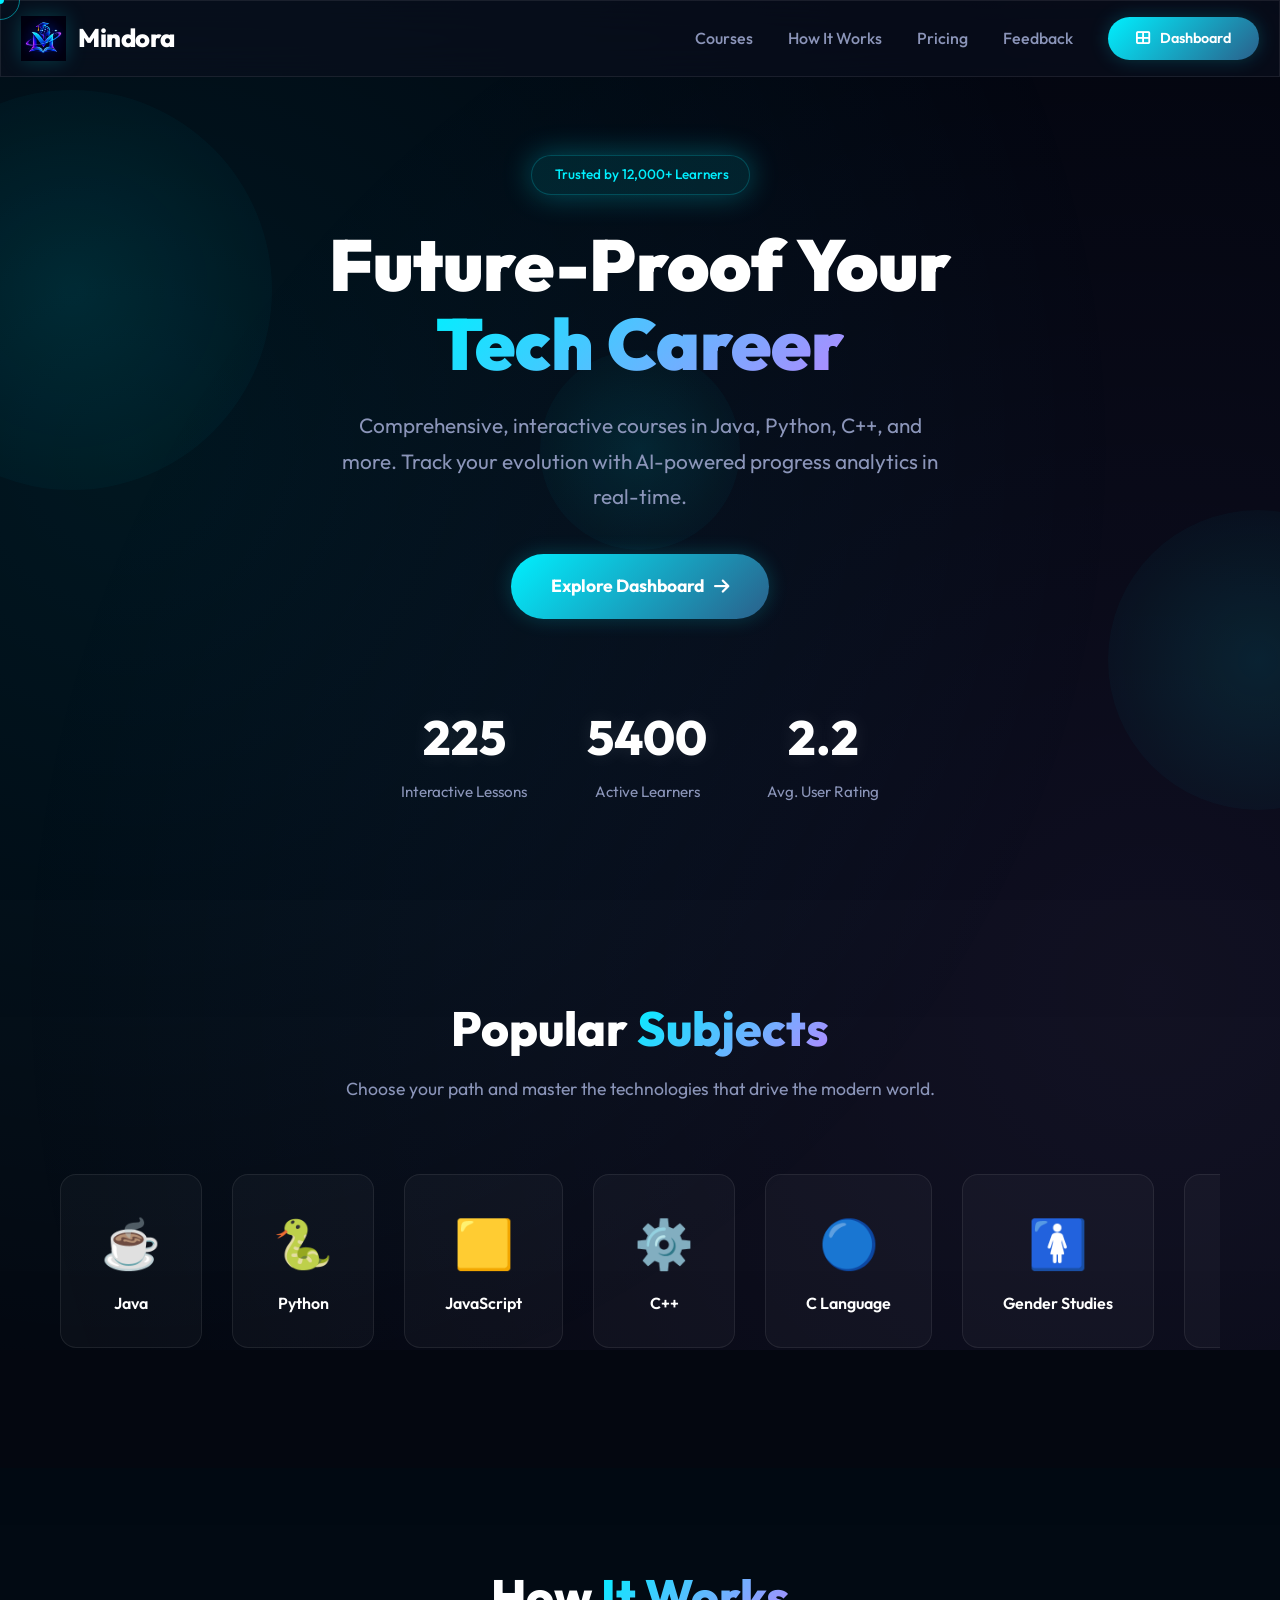
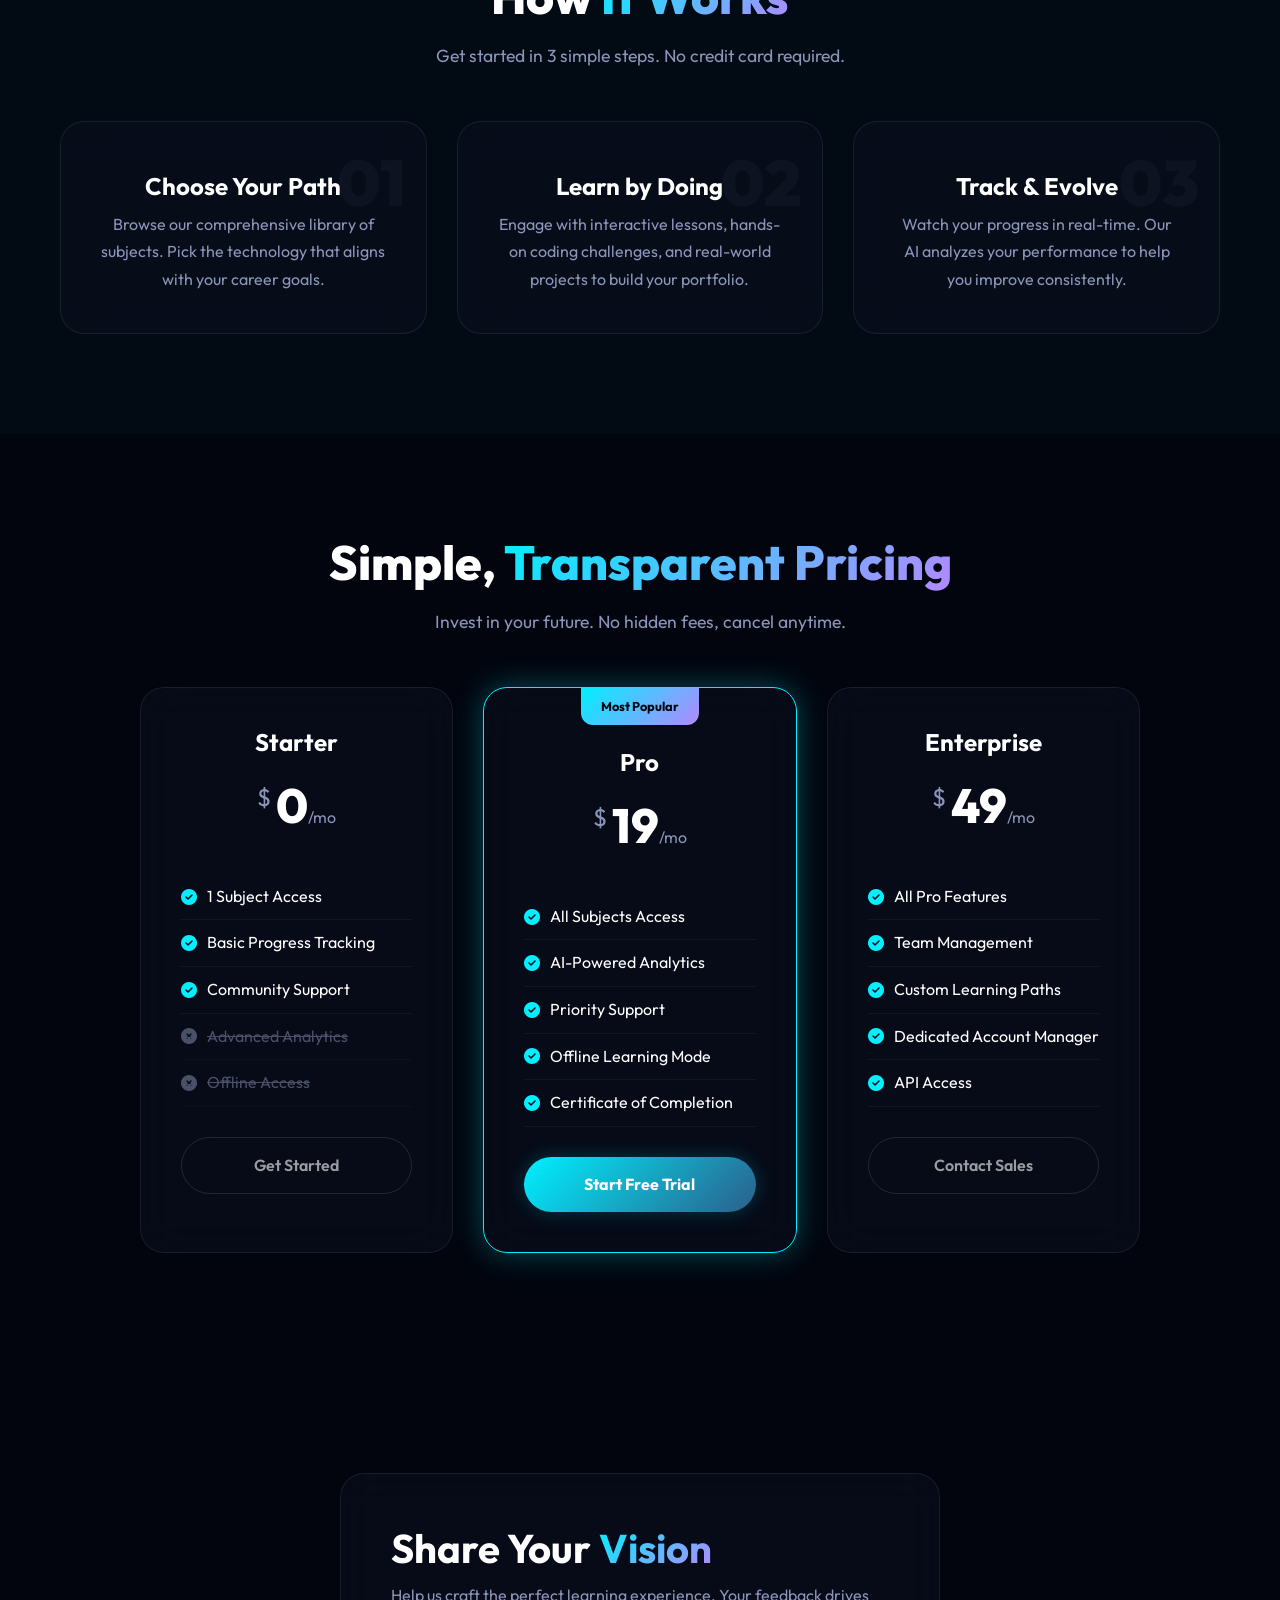
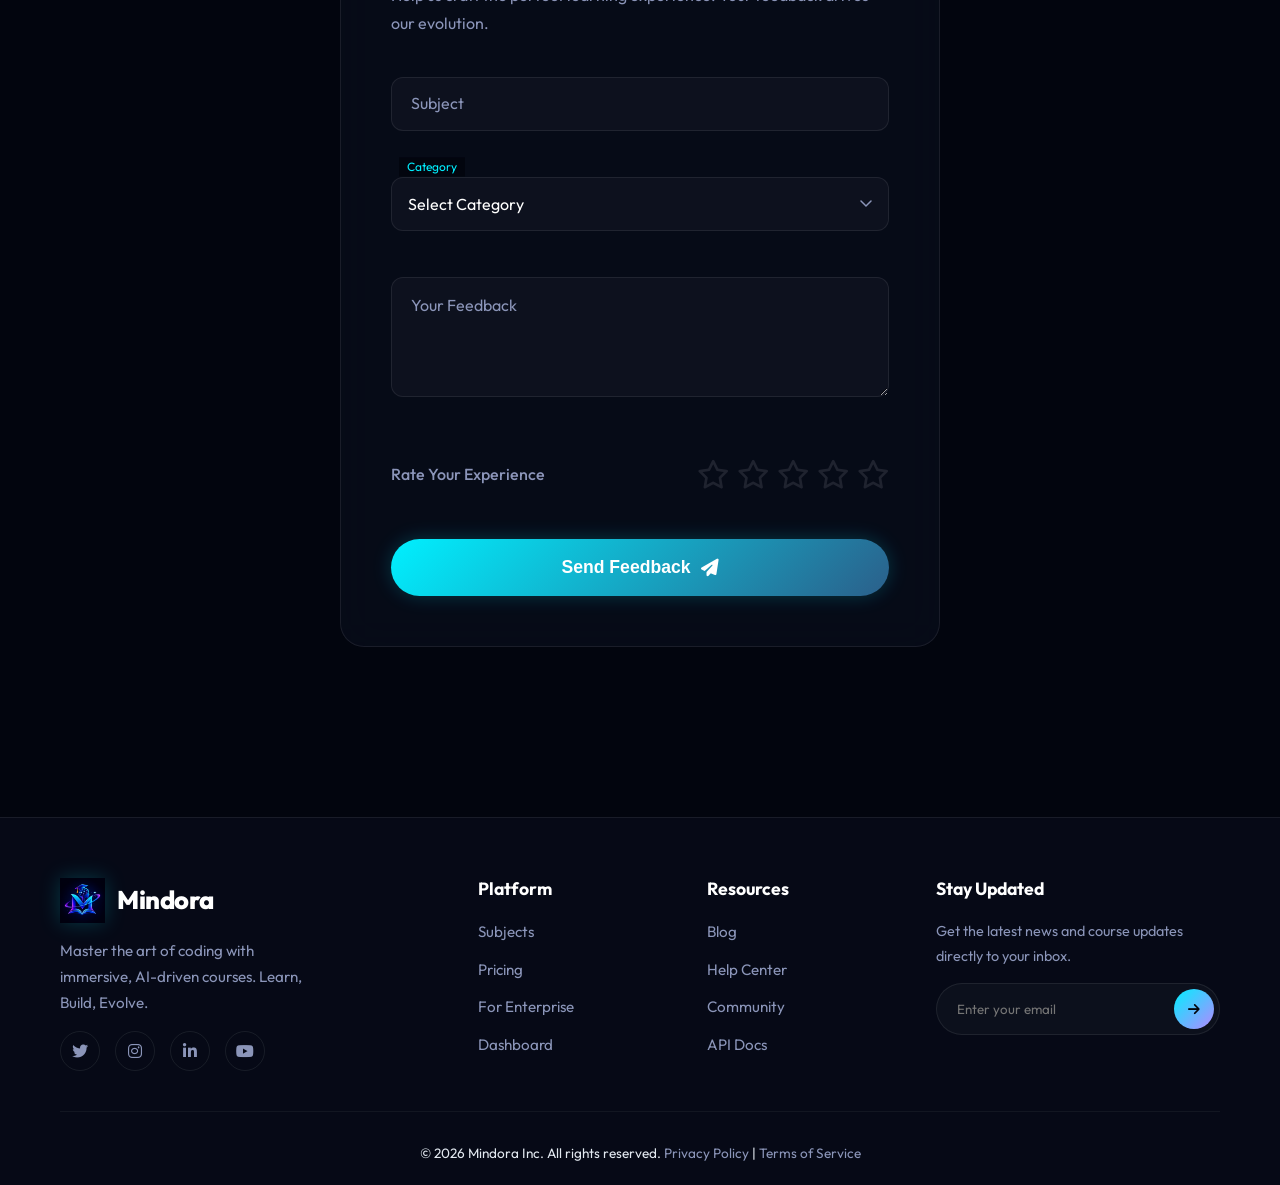
<file: index.html>
<!DOCTYPE html>
<html lang="en">
<head>
    <meta charset="UTF-8" />
    <meta name="viewport" content="width=device-width, initial-scale=1.0" />
    <title>Mindora · Learn, Build, Evolve</title>

    <!-- ===== FAVICONS ===== -->
    <link rel="icon" type="image/png" sizes="32x32" href="./assets/favicon.png" />
    <link rel="apple-touch-icon" sizes="180x180" href="./assets/logo1.png" />
    <link rel="manifest" href="./site.webmanifest" />

    <!-- ===== FONTS & ICONS ===== -->
    <link rel="preconnect" href="https://fonts.googleapis.com" />
    <link rel="preconnect" href="https://fonts.gstatic.com" crossorigin />
    <link href="https://fonts.googleapis.com/css2?family=Outfit:wght@300;400;500;600;700;800;900&display=swap" rel="stylesheet" />
    <link rel="stylesheet" href="https://cdnjs.cloudflare.com/ajax/libs/font-awesome/6.4.0/css/all.min.css" />
    <link rel="stylesheet" href="https://cdnjs.cloudflare.com/ajax/libs/animate.css/4.1.1/animate.min.css" />

    <!-- ===== GLOBAL + LANDING CSS ===== -->
    <link rel="stylesheet" href="./css/style.css" />
    <link rel="stylesheet" href="./css/landing.css" />

    <style>
        /* --- Quick patch: dashboard-only navigation --- */
        .cta-group .btn-nav-outline { display: none; }
        .cta-group .btn-nav {
            background: var(--gradient-button);
            color: #fff;
            border: none;
            padding: 10px 28px;
            font-weight: 600;
            border-radius: 50px;
        }
        .cta-group .btn-nav:hover {
            transform: translateY(-2px);
            box-shadow: 0 0 30px rgba(0, 240, 255, 0.4);
        }
        .hero-actions .btn-outline.btn-hero { display: none; }
        .hero-actions .btn-primary.btn-hero { width: auto; min-width: 220px; }
        .nav-link[href="/login"], .nav-link[href="/signup"] { display: none; }
        .pricing-card .btn-plan { pointer-events: none; opacity: 0.6; }
        .pricing-card.featured-plan .btn-plan {
            pointer-events: auto;
            opacity: 1;
            background: var(--gradient-button);
        }
        .pricing-card.featured-plan .btn-plan:hover {
            transform: translateY(-2px);
            box-shadow: 0 0 30px rgba(0, 240, 255, 0.4);
        }

        /* --- Small touch: dashboard link glow --- */
        a[href="./pages/dashboard.html"] {
            transition: var(--transition-smooth);
        }
        a[href="./pages/dashboard.html"]:hover {
            transform: translateY(-2px);
        }
        .footer-links-col ul li a[href="./pages/dashboard.html"]:hover {
            color: var(--neon-cyan);
        }

        /* --- Fix asset paths --- */
        .brand-logo-img {
            height: 45px;
            width: auto;
            filter: drop-shadow(0 0 10px rgba(0, 240, 255, 0.2));
        }
    </style>
</head>
<body>

    <!-- ===== CUSTOM CURSOR ===== -->
    <div class="cursor-dot" data-cursor></div>
    <div class="cursor-outline" data-cursor></div>

    <!-- ===== PRELOADER ===== -->
    <div class="preloader">
        <div class="loader-ring"></div>
        <div class="loader-text">Mindora</div>
    </div>

    <!-- ===== BACKGROUND AMBIENCE ===== -->
    <div class="bg-layer-1"></div>
    <div class="bg-layer-2"></div>

    <!-- ===== HEADER ===== -->
    <header id="navbar" class="glass-nav">
        <div class="nav-container">
            <a href="./index.html" class="logo-wrapper">
                <img src="./assets/logo1.png" alt="Mindora Logo" class="brand-logo-img" />
                <span class="brand-logo-text">Mindora</span>
            </a>
            <nav>
                <ul class="nav-links" id="navLinks">
                    <li class="nav-item"><a href="#subjects" class="nav-link">Courses</a></li>
                    <li class="nav-item"><a href="#how-it-works" class="nav-link">How It Works</a></li>
                    <li class="nav-item"><a href="#pricing" class="nav-link">Pricing</a></li>
                    <li class="nav-item"><a href="#feedback" class="nav-link">Feedback</a></li>
                    <li class="nav-item cta-group">
                        <a href="./pages/dashboard.html" class="btn-primary btn-nav">
                            <i class="fas fa-th-large"></i> Dashboard
                        </a>
                    </li>
                </ul>
                <div class="hamburger" id="hamburger">
                    <span></span>
                    <span></span>
                    <span></span>
                </div>
            </nav>
        </div>
    </header>

    <!-- ===== HERO ===== -->
    <section id="hero" class="hero-section">
        <div class="floating-shapes">
            <div class="shape shape-1"></div>
            <div class="shape shape-2"></div>
            <div class="shape shape-3"></div>
        </div>

        <div class="container hero-content">
            <div class="hero-badge animate__animated animate__fadeInUp">
                <i class="fas fa-sparkles"></i> Trusted by 12,000+ Learners
            </div>
            <h1 class="hero-title animate__animated animate__fadeInUp animate__delay-1s">
                Future-Proof Your <br /><span class="gradient-text">Tech Career</span>
            </h1>
            <p class="hero-desc animate__animated animate__fadeInUp animate__delay-2s">
                Comprehensive, interactive courses in Java, Python, C++, and more.
                Track your evolution with AI-powered progress analytics in real-time.
            </p>
            <div class="hero-actions animate__animated animate__fadeInUp animate__delay-3s">
                <a href="./pages/dashboard.html" class="btn-primary btn-hero">
                    <span>Explore Dashboard</span>
                    <i class="fas fa-arrow-right"></i>
                </a>
            </div>
        </div>

        <div class="hero-stats-wrapper animate__animated animate__fadeInUp animate__delay-4s">
            <div class="stat-card">
                <div class="stat-number" data-target="500">0</div>
                <div class="stat-label">Interactive Lessons</div>
            </div>
            <div class="stat-card">
                <div class="stat-number" data-target="12000">0</div>
                <div class="stat-label">Active Learners</div>
            </div>
            <div class="stat-card">
                <div class="stat-number" data-target="4.9">0</div>
                <div class="stat-label">Avg. User Rating</div>
            </div>
        </div>
    </section>

    <!-- ===== SUBJECTS CAROUSEL ===== -->
    <section id="subjects" class="subjects-section">
        <div class="container">
            <div class="section-header reveal">
                <h2 class="section-title">Popular <span class="gradient-text">Subjects</span></h2>
                <p class="section-desc">Choose your path and master the technologies that drive the modern world.</p>
            </div>

            <div class="subject-track-wrapper reveal">
                <div class="subject-track">
                    <div class="subject-card"><div class="icon-box">☕</div><span>Java</span></div>
                    <div class="subject-card"><div class="icon-box">🐍</div><span>Python</span></div>
                    <div class="subject-card"><div class="icon-box">🟨</div><span>JavaScript</span></div>
                    <div class="subject-card"><div class="icon-box">⚙️</div><span>C++</span></div>
                    <div class="subject-card"><div class="icon-box">🔵</div><span>C Language</span></div>
                    <div class="subject-card"><div class="icon-box">🚺</div><span>Gender Studies</span></div>
                    <!-- Duplicate for seamless loop -->
                    <div class="subject-card"><div class="icon-box">☕</div><span>Java</span></div>
                    <div class="subject-card"><div class="icon-box">🐍</div><span>Python</span></div>
                    <div class="subject-card"><div class="icon-box">🟨</div><span>JavaScript</span></div>
                    <div class="subject-card"><div class="icon-box">⚙️</div><span>C++</span></div>
                    <div class="subject-card"><div class="icon-box">🔵</div><span>C Language</span></div>
                    <div class="subject-card"><div class="icon-box">🚺</div><span>Gender Studies</span></div>
                </div>
            </div>
        </div>
    </section>

    <!-- ===== HOW IT WORKS ===== -->
    <section id="how-it-works" class="process-section">
        <div class="container">
            <div class="section-header reveal">
                <h2 class="section-title">How <span class="gradient-text">It Works</span></h2>
                <p class="section-desc">Get started in 3 simple steps. No credit card required.</p>
            </div>

            <div class="process-grid">
                <div class="process-step glass-card reveal">
                    <div class="step-number">01</div>
                    <h3>Choose Your Path</h3>
                    <p>Browse our comprehensive library of subjects. Pick the technology that aligns with your career goals.</p>
                </div>
                <div class="process-step glass-card reveal">
                    <div class="step-number">02</div>
                    <h3>Learn by Doing</h3>
                    <p>Engage with interactive lessons, hands-on coding challenges, and real-world projects to build your portfolio.</p>
                </div>
                <div class="process-step glass-card reveal">
                    <div class="step-number">03</div>
                    <h3>Track &amp; Evolve</h3>
                    <p>Watch your progress in real-time. Our AI analyzes your performance to help you improve consistently.</p>
                </div>
            </div>
        </div>
    </section>

    <!-- ===== PRICING ===== -->
    <section id="pricing" class="pricing-section">
        <div class="container">
            <div class="section-header reveal">
                <h2 class="section-title">Simple, <span class="gradient-text">Transparent Pricing</span></h2>
                <p class="section-desc">Invest in your future. No hidden fees, cancel anytime.</p>
            </div>

            <div class="pricing-grid">
                <div class="pricing-card glass-card reveal">
                    <div class="plan-header">
                        <h3>Starter</h3>
                        <div class="price"><span class="currency">$</span>0<span class="period">/mo</span></div>
                    </div>
                    <ul class="plan-features">
                        <li><i class="fas fa-check-circle"></i> 1 Subject Access</li>
                        <li><i class="fas fa-check-circle"></i> Basic Progress Tracking</li>
                        <li><i class="fas fa-check-circle"></i> Community Support</li>
                        <li class="disabled"><i class="fas fa-times-circle"></i> Advanced Analytics</li>
                        <li class="disabled"><i class="fas fa-times-circle"></i> Offline Access</li>
                    </ul>
                    <a href="./pages/dashboard.html" class="btn-outline btn-plan">Get Started</a>
                </div>

                <div class="pricing-card glass-card reveal featured-plan">
                    <div class="plan-badge">Most Popular</div>
                    <div class="plan-header">
                        <h3>Pro</h3>
                        <div class="price"><span class="currency">$</span>19<span class="period">/mo</span></div>
                    </div>
                    <ul class="plan-features">
                        <li><i class="fas fa-check-circle"></i> All Subjects Access</li>
                        <li><i class="fas fa-check-circle"></i> AI-Powered Analytics</li>
                        <li><i class="fas fa-check-circle"></i> Priority Support</li>
                        <li><i class="fas fa-check-circle"></i> Offline Learning Mode</li>
                        <li><i class="fas fa-check-circle"></i> Certificate of Completion</li>
                    </ul>
                    <a href="./pages/dashboard.html" class="btn-primary btn-plan">Start Free Trial</a>
                </div>

                <div class="pricing-card glass-card reveal">
                    <div class="plan-header">
                        <h3>Enterprise</h3>
                        <div class="price"><span class="currency">$</span>49<span class="period">/mo</span></div>
                    </div>
                    <ul class="plan-features">
                        <li><i class="fas fa-check-circle"></i> All Pro Features</li>
                        <li><i class="fas fa-check-circle"></i> Team Management</li>
                        <li><i class="fas fa-check-circle"></i> Custom Learning Paths</li>
                        <li><i class="fas fa-check-circle"></i> Dedicated Account Manager</li>
                        <li><i class="fas fa-check-circle"></i> API Access</li>
                    </ul>
                    <a href="./pages/dashboard.html" class="btn-outline btn-plan">Contact Sales</a>
                </div>
            </div>
        </div>
    </section>

    <!-- ===== FEEDBACK ===== -->
    <section id="feedback" class="feedback-section">
        <div class="container">
            <div class="feedback-wrapper glass-card reveal">
                <div class="feedback-header">
                    <h2>Share Your <span class="gradient-text">Vision</span></h2>
                    <p>Help us craft the perfect learning experience. Your feedback drives our evolution.</p>
                </div>

                <form id="feedbackForm" class="premium-form">
                    <div id="formAlert" class="alert-box"></div>

                    <div class="input-group">
                        <input type="text" id="fbSubject" class="premium-input" placeholder=" " required />
                        <label for="fbSubject">Subject</label>
                    </div>

                    <div class="input-group">
                        <select id="fbCategory" class="premium-input" required>
                            <option value="" disabled selected>Select Category</option>
                            <option value="general">General</option>
                            <option value="ui-ux">UI/UX Design</option>
                            <option value="feature-request">Feature Request</option>
                            <option value="bug-report">Bug Report</option>
                            <option value="praise">Praise</option>
                        </select>
                        <label for="fbCategory">Category</label>
                    </div>

                    <div class="input-group">
                        <textarea id="fbMessage" class="premium-input" rows="4" placeholder=" " required></textarea>
                        <label for="fbMessage">Your Feedback</label>
                    </div>

                    <div class="rating-wrapper">
                        <span class="rating-label">Rate Your Experience</span>
                        <div class="stars">
                            <i class="far fa-star" data-value="1"></i>
                            <i class="far fa-star" data-value="2"></i>
                            <i class="far fa-star" data-value="3"></i>
                            <i class="far fa-star" data-value="4"></i>
                            <i class="far fa-star" data-value="5"></i>
                        </div>
                    </div>

                    <button type="submit" class="btn-primary btn-submit">
                        <span>Send Feedback</span>
                        <i class="fas fa-paper-plane"></i>
                    </button>
                </form>
            </div>
        </div>
    </section>

    <!-- ===== FOOTER ===== -->
    <footer class="premium-footer">
        <div class="container">
            <div class="footer-grid">
                <div class="footer-brand-col">
                    <a href="./index.html" class="logo-wrapper">
                        <img src="./assets/logo1.png" alt="Mindora" class="brand-logo-img" />
                        <span class="brand-logo-text">Mindora</span>
                    </a>
                    <p class="footer-tagline">Master the art of coding with immersive, AI-driven courses. Learn, Build, Evolve.</p>
                    <div class="social-links">
                        <a href="#" aria-label="Twitter"><i class="fab fa-twitter"></i></a>
                        <a href="#" aria-label="Instagram"><i class="fab fa-instagram"></i></a>
                        <a href="#" aria-label="LinkedIn"><i class="fab fa-linkedin-in"></i></a>
                        <a href="#" aria-label="YouTube"><i class="fab fa-youtube"></i></a>
                    </div>
                </div>

                <div class="footer-links-col">
                    <h4>Platform</h4>
                    <ul>
                        <li><a href="#subjects">Subjects</a></li>
                        <li><a href="#pricing">Pricing</a></li>
                        <li><a href="#">For Enterprise</a></li>
                        <li><a href="./pages/dashboard.html">Dashboard</a></li>
                    </ul>
                </div>

                <div class="footer-links-col">
                    <h4>Resources</h4>
                    <ul>
                        <li><a href="#">Blog</a></li>
                        <li><a href="#">Help Center</a></li>
                        <li><a href="#">Community</a></li>
                        <li><a href="#">API Docs</a></li>
                    </ul>
                </div>

                <div class="footer-newsletter-col">
                    <h4>Stay Updated</h4>
                    <p>Get the latest news and course updates directly to your inbox.</p>
                    <form class="newsletter-form" onsubmit="event.preventDefault(); alert('Thanks for subscribing!');">
                        <input type="email" placeholder="Enter your email" required />
                        <button type="submit"><i class="fas fa-arrow-right"></i></button>
                    </form>
                </div>
            </div>
            <div class="footer-bottom">
                <p>&copy; 2026 Mindora Inc. All rights reserved. <a href="#">Privacy Policy</a> | <a href="#">Terms of Service</a></p>
            </div>
        </div>
    </footer>

    <!-- ===== JAVASCRIPT ===== -->
    <script src="./js/landing.js"></script>
</body>
</html>
</file>
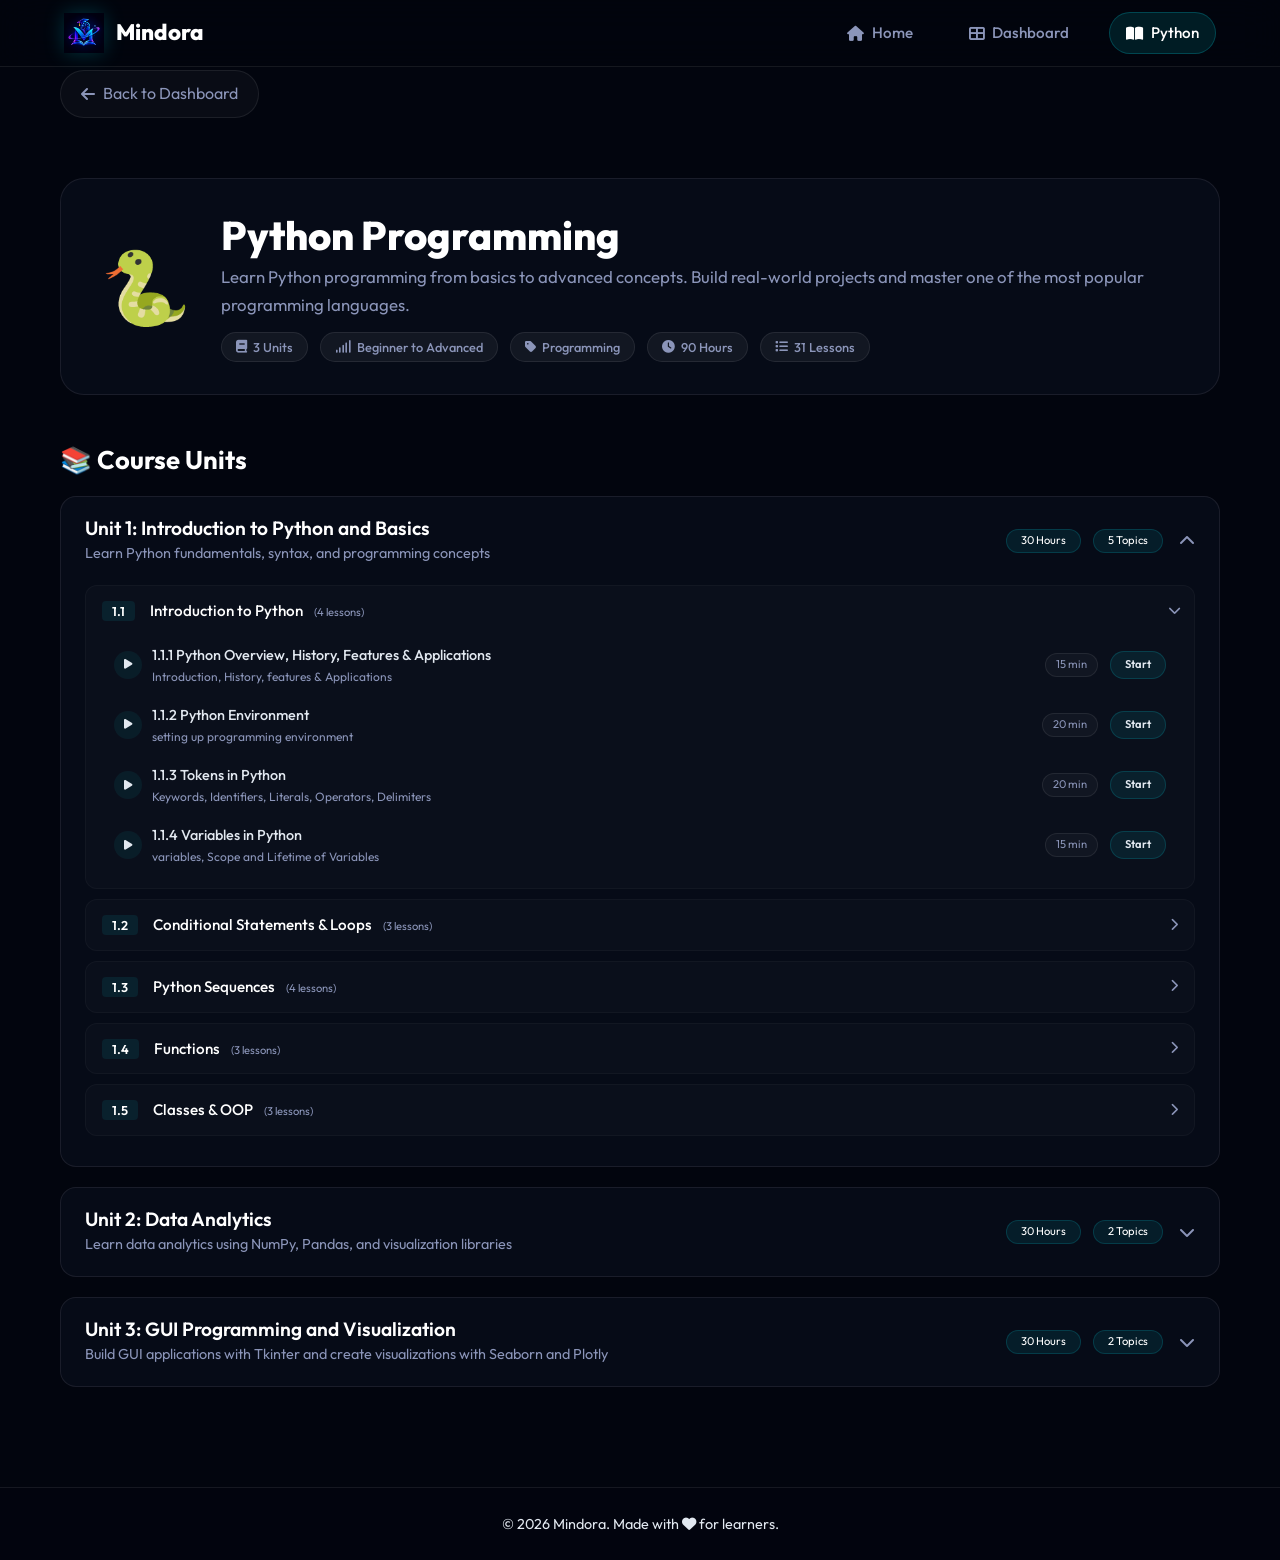
<file: content/python/index.html>
<!DOCTYPE html>
<html lang="en">
<head>
    <meta charset="UTF-8" />
    <meta name="viewport" content="width=device-width, initial-scale=1.0" />
    <title>Mindora · Python Programming</title>

    <!-- ===== FAVICONS ===== -->
    <link rel="icon" type="image/png" sizes="32x32" href="../../assets/favicon.png" />
    <link rel="apple-touch-icon" sizes="180x180" href="../../assets/logo1.png" />

    <!-- ===== FONTS & ICONS ===== -->
    <link rel="preconnect" href="https://fonts.googleapis.com" />
    <link rel="preconnect" href="https://fonts.gstatic.com" crossorigin />
    <link href="https://fonts.googleapis.com/css2?family=Outfit:wght@300;400;500;600;700;800;900&display=swap" rel="stylesheet" />
    <link rel="stylesheet" href="https://cdnjs.cloudflare.com/ajax/libs/font-awesome/6.4.0/css/all.min.css" />

    <!-- ===== STYLES ===== -->
    <link rel="stylesheet" href="../../css/style.css" />
    <link rel="stylesheet" href="../../css/dashboard.css" />
    <link rel="stylesheet" href="./css/python.css" />
</head>
<body>

    <!-- ===== PRELOADER ===== -->
    <div class="preloader">
        <div class="loader-ring"></div>
        <div class="loader-text">Loading Python...</div>
    </div>

    <!-- ===== BACKGROUND ===== -->
    <div class="bg-layer-1"></div>
    <div class="bg-layer-2"></div>

    <!-- ===== HEADER ===== -->
    <header class="dashboard-header glass-nav">
        <div class="header-container">
            <a href="../../index.html" class="logo-wrapper">
                <img src="../../assets/logo1.png" alt="Mindora" class="brand-logo-img" />
                <span class="brand-logo-text">Mindora</span>
            </a>
            <nav class="header-nav">
                <a href="../../index.html" class="nav-link">
                    <i class="fas fa-home"></i> Home
                </a>
                <a href="../../pages/dashboard.html" class="nav-link">
                    <i class="fas fa-th-large"></i> Dashboard
                </a>
                <a href="#" class="nav-link active">
                    <i class="fas fa-book-open"></i> Python
                </a>
            </nav>
        </div>
    </header>

    <!-- ===== MAIN CONTENT ===== -->
    <main class="subject-main">
        <div class="container">
            <a href="../../pages/dashboard.html" class="back-btn">
                <i class="fas fa-arrow-left"></i> Back to Dashboard
            </a>

            <!-- Subject Banner - Rendered by JavaScript -->
            <div id="subjectBanner"></div>

            <!-- Units Section - Rendered by JavaScript -->
            <div class="units-section">
                <h2 class="section-title">📚 Course Units</h2>
                <div id="unitsContainer"></div>
            </div>
        </div>
    </main>

    <!-- ===== FOOTER ===== -->
    <footer class="dashboard-footer">
        <div class="container">
            <p>&copy; 2026 Mindora. Made with <i class="fas fa-heart" style="color: var(--neon-pink);"></i> for learners.</p>
        </div>
    </footer>

    <!-- ===== JAVASCRIPT - ORDER MATTERS! ===== -->
    <!-- 1. First load the data -->
    <script src="index.js"></script>
    <!-- 2. Then load the render logic -->
    <script src="./js/python.js"></script>
</body>
</html>
</file>
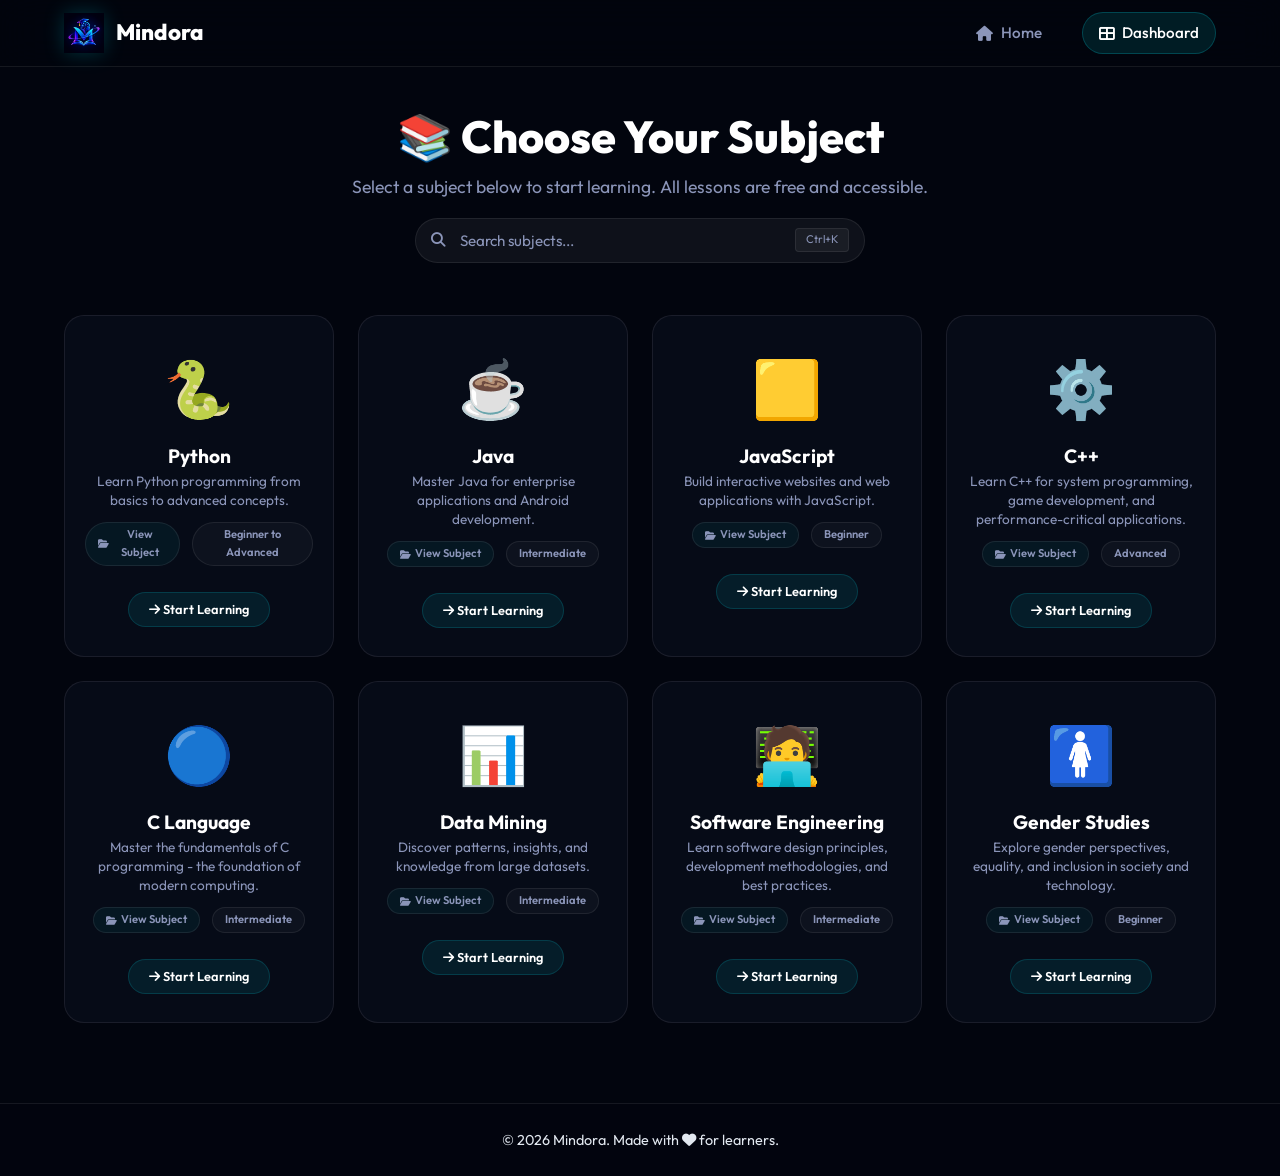
<file: pages/dashboard.html>
<!DOCTYPE html>
<html lang="en">
<head>
    <meta charset="UTF-8" />
    <meta name="viewport" content="width=device-width, initial-scale=1.0" />
    <title>Mindora · Dashboard</title>

    <!-- ===== FAVICONS ===== -->
    <link rel="icon" type="image/png" sizes="32x32" href="../assets/favicon.png" />
    <link rel="apple-touch-icon" sizes="180x180" href="../assets/logo1.png" />

    <!-- ===== FONTS & ICONS ===== -->
    <link rel="preconnect" href="https://fonts.googleapis.com" />
    <link rel="preconnect" href="https://fonts.gstatic.com" crossorigin />
    <link href="https://fonts.googleapis.com/css2?family=Outfit:wght@300;400;500;600;700;800;900&display=swap" rel="stylesheet" />
    <link rel="stylesheet" href="https://cdnjs.cloudflare.com/ajax/libs/font-awesome/6.4.0/css/all.min.css" />

    <!-- ===== STYLES ===== -->
    <link rel="stylesheet" href="../css/style.css" />
    <link rel="stylesheet" href="../css/dashboard.css" />
</head>
<body>

    <!-- ===== PRELOADER ===== -->
    <div class="preloader">
        <div class="loader-ring"></div>
        <div class="loader-text">Loading...</div>
    </div>

    <!-- ===== BACKGROUND ===== -->
    <div class="bg-layer-1"></div>
    <div class="bg-layer-2"></div>

    <!-- ===== HEADER ===== -->
    <header class="dashboard-header glass-nav">
        <div class="header-container">
            <a href="../index.html" class="logo-wrapper">
                <img src="../assets/logo1.png" alt="Mindora" class="brand-logo-img" />
                <span class="brand-logo-text">Mindora</span>
            </a>
            <nav class="header-nav">
                <a href="../index.html" class="nav-link">
                    <i class="fas fa-home"></i> Home
                </a>
                <a href="#" class="nav-link active">
                    <i class="fas fa-th-large"></i> Dashboard
                </a>
            </nav>
        </div>
    </header>

    <!-- ===== MAIN CONTENT ===== -->
    <main class="dashboard-main">
        <div class="container">
            <!-- Page Title -->
            <div class="page-header">
                <h1>📚 Choose Your <span class="gradient-text">Subject</span></h1>
                <p>Select a subject below to start learning. All lessons are free and accessible.</p>
            </div>

            <!-- Subject Grid -->
            <div class="subject-grid" id="subjectGrid">
                <!-- Subjects will be loaded by JavaScript -->
            </div>
        </div>
    </main>

    <!-- ===== FOOTER ===== -->
    <footer class="dashboard-footer">
        <div class="container">
            <p>&copy; 2026 Mindora. Made with <i class="fas fa-heart" style="color: var(--neon-pink);"></i> for learners.</p>
        </div>
    </footer>

    <!-- ===== JAVASCRIPT ===== -->
    <script src="../js/dashboard.js"></script>
</body>
</html>
</file>
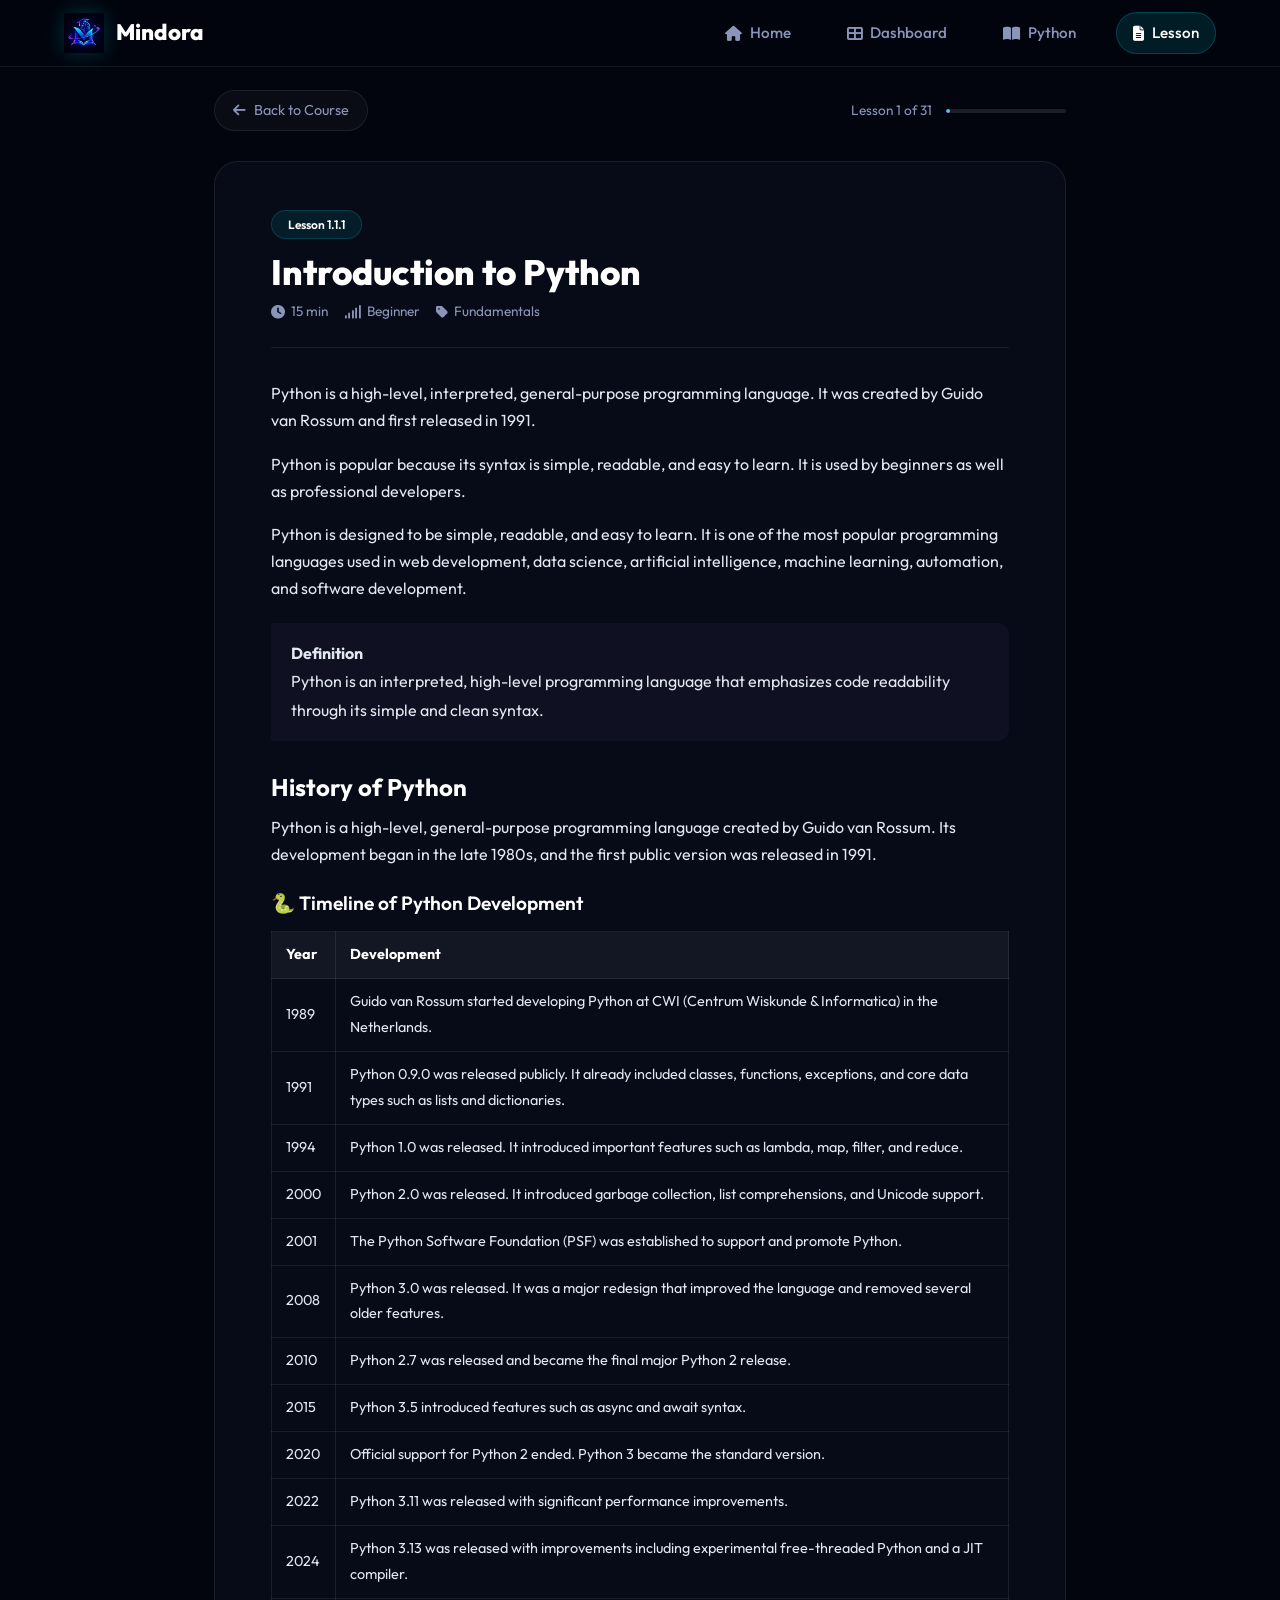
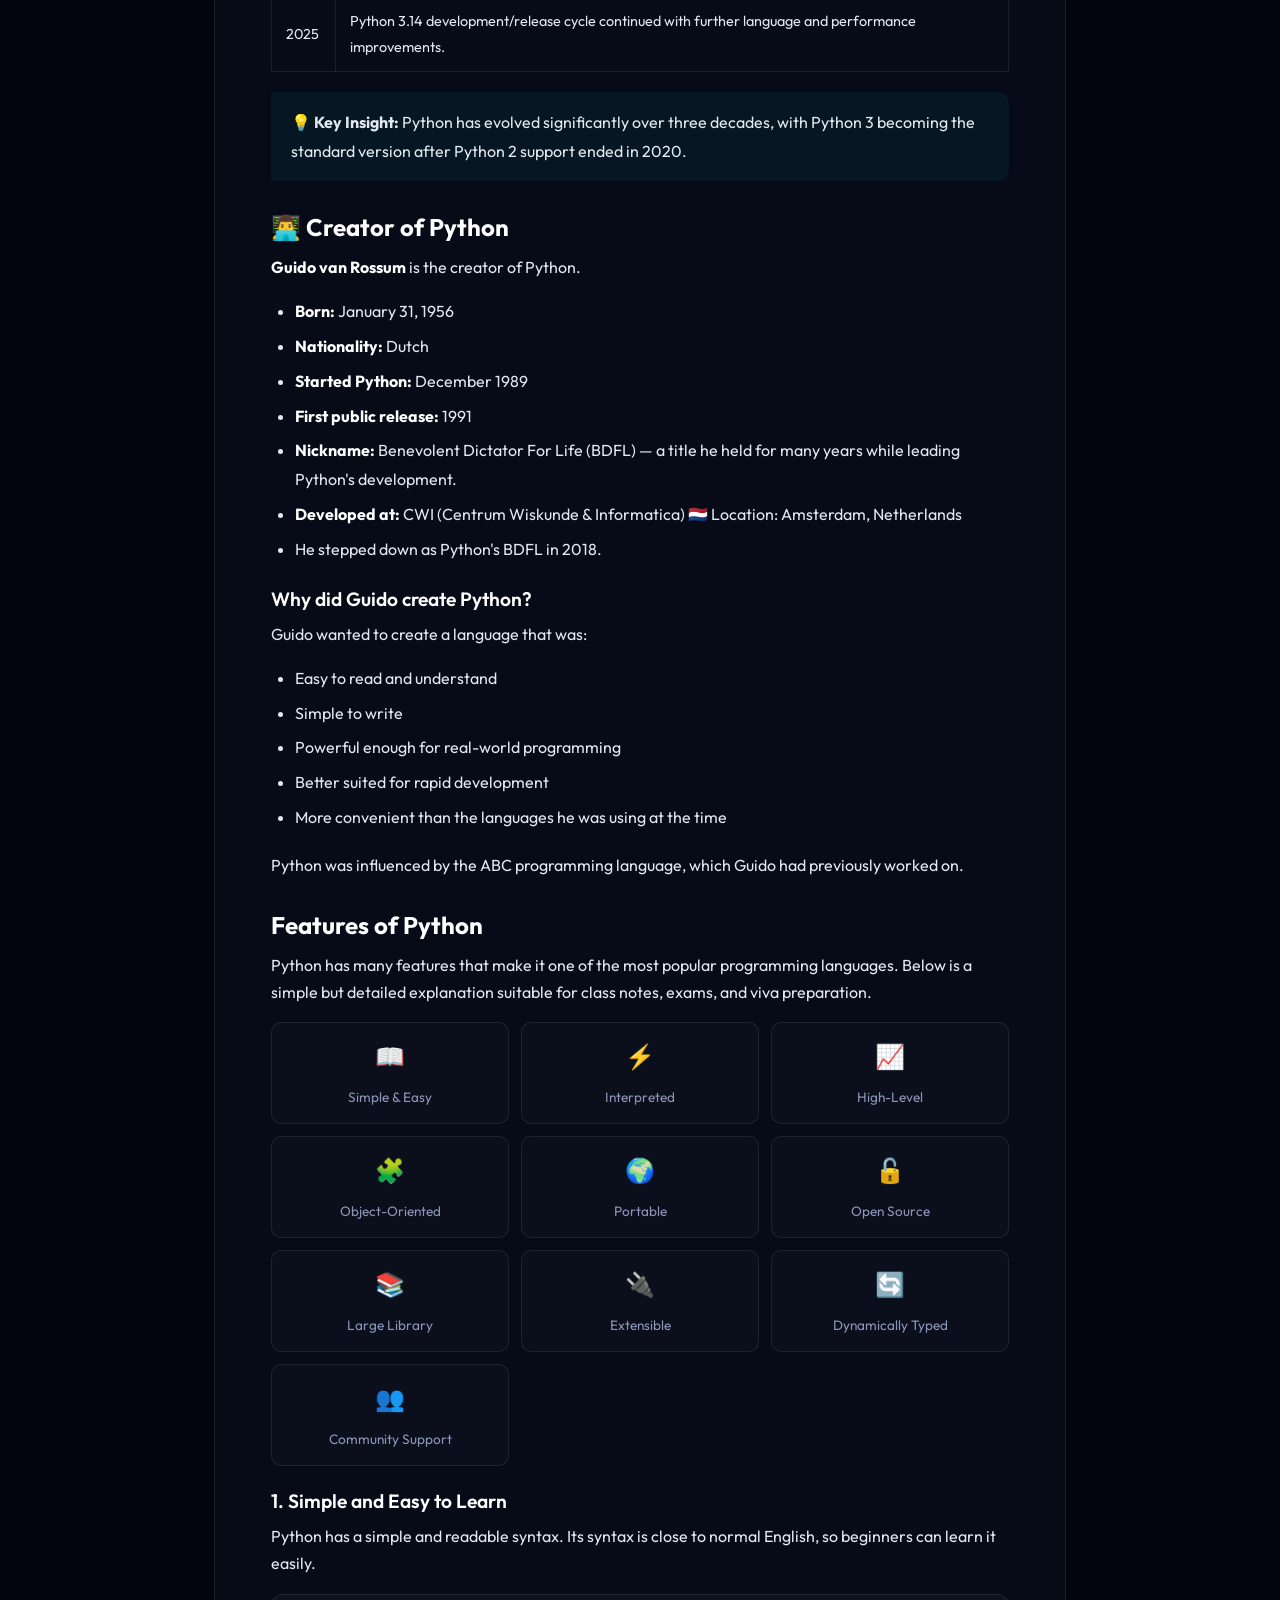
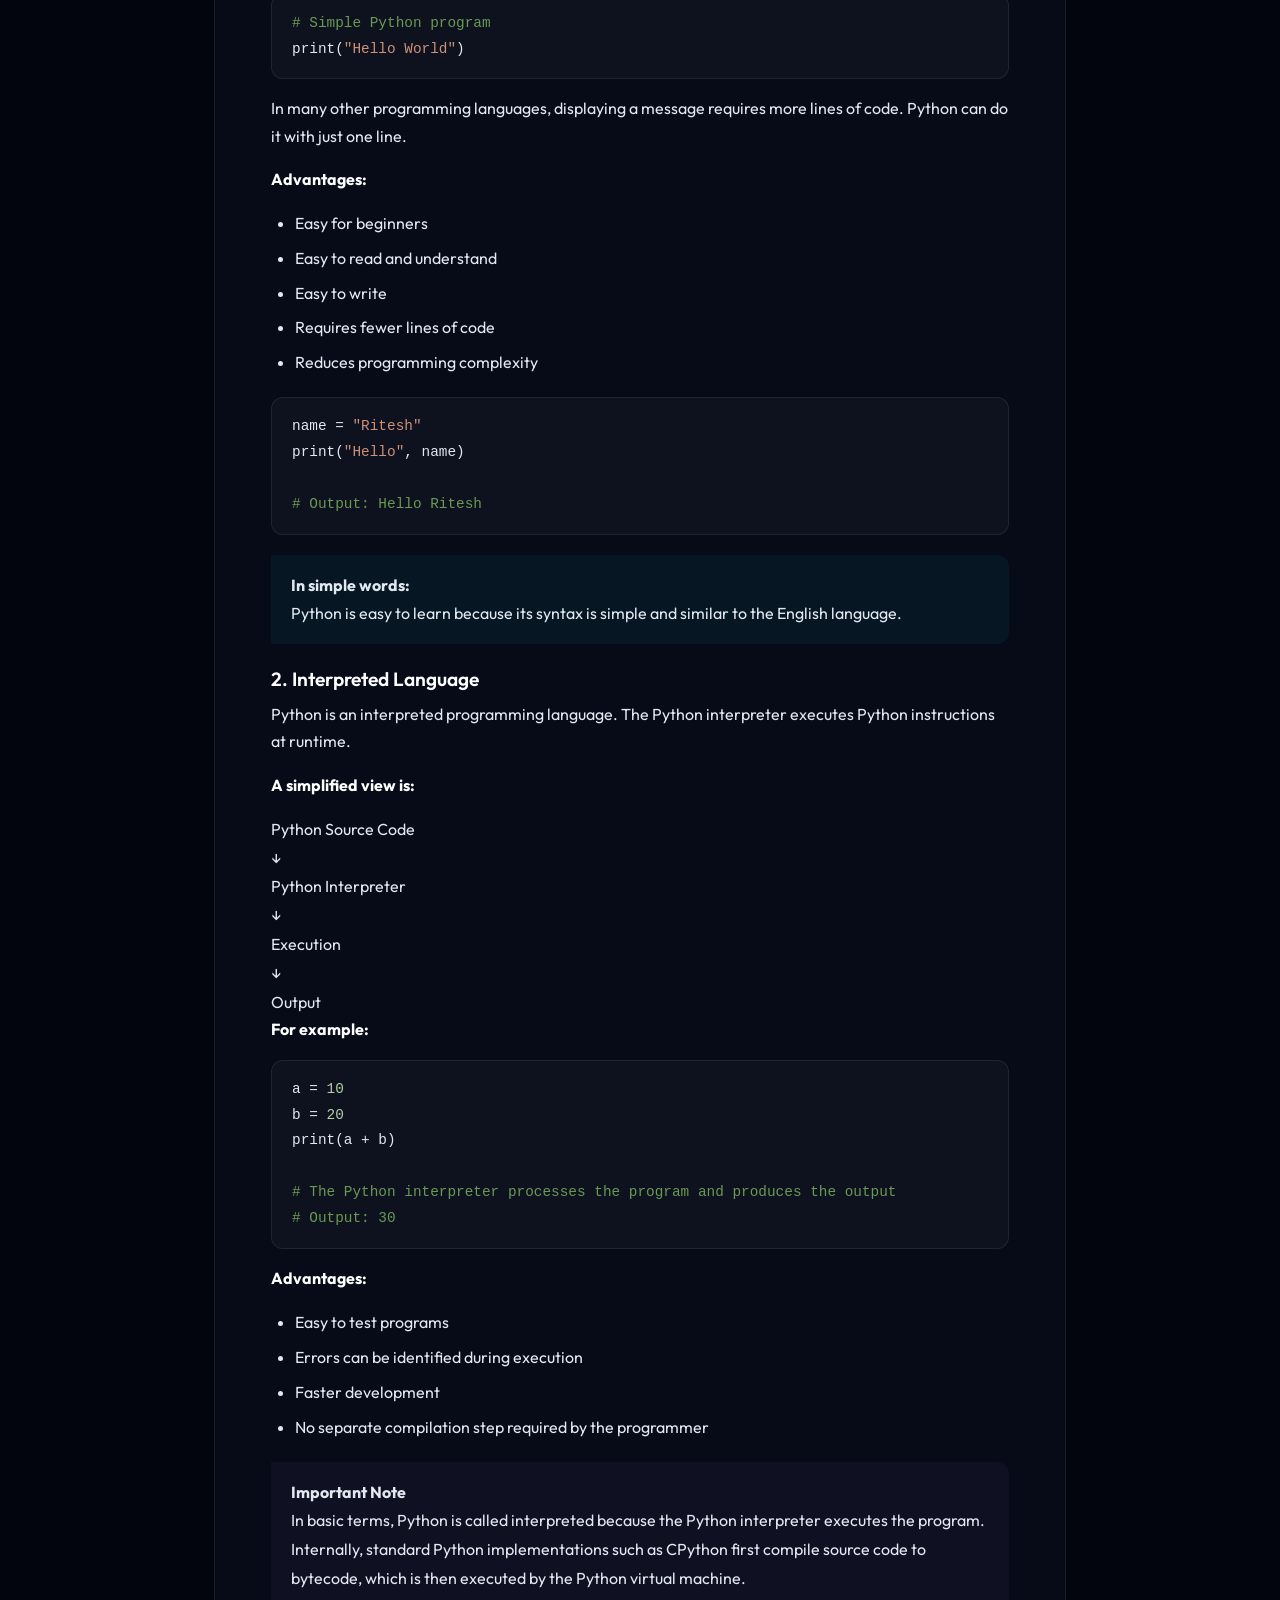
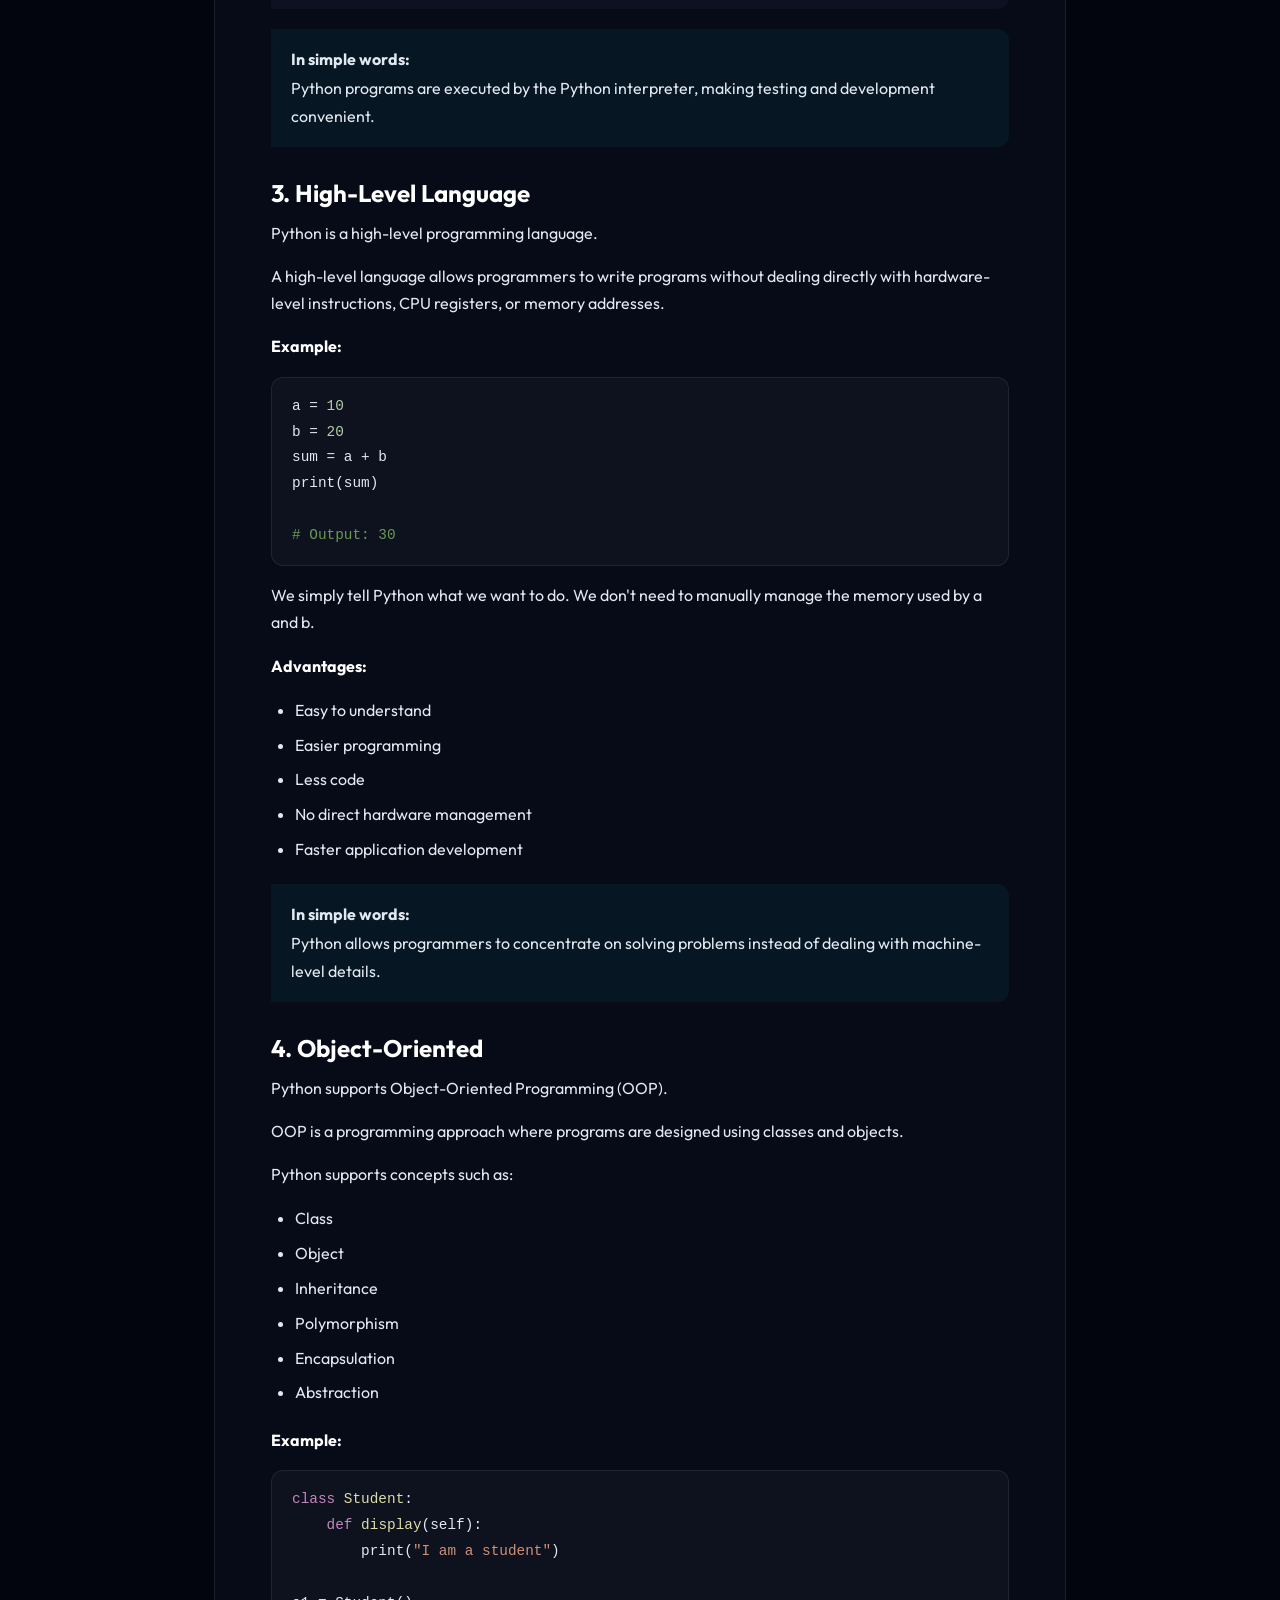
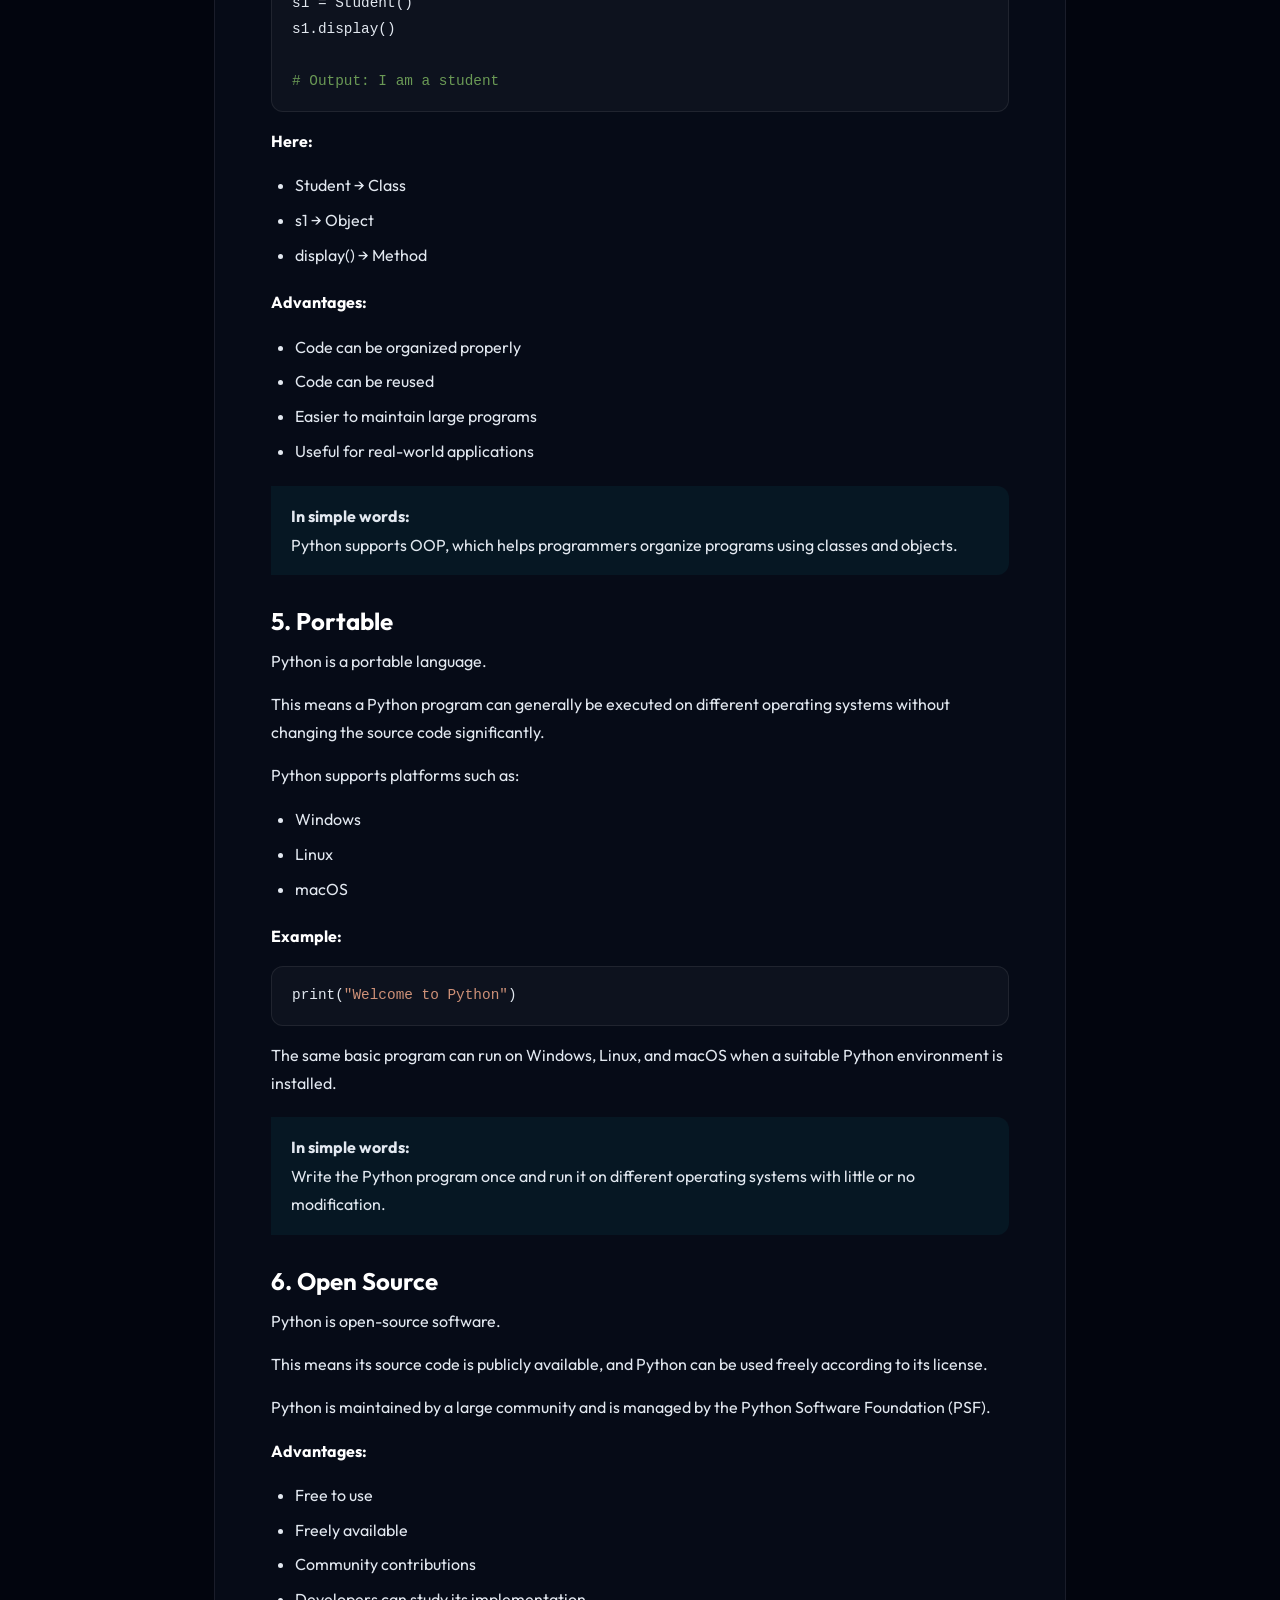
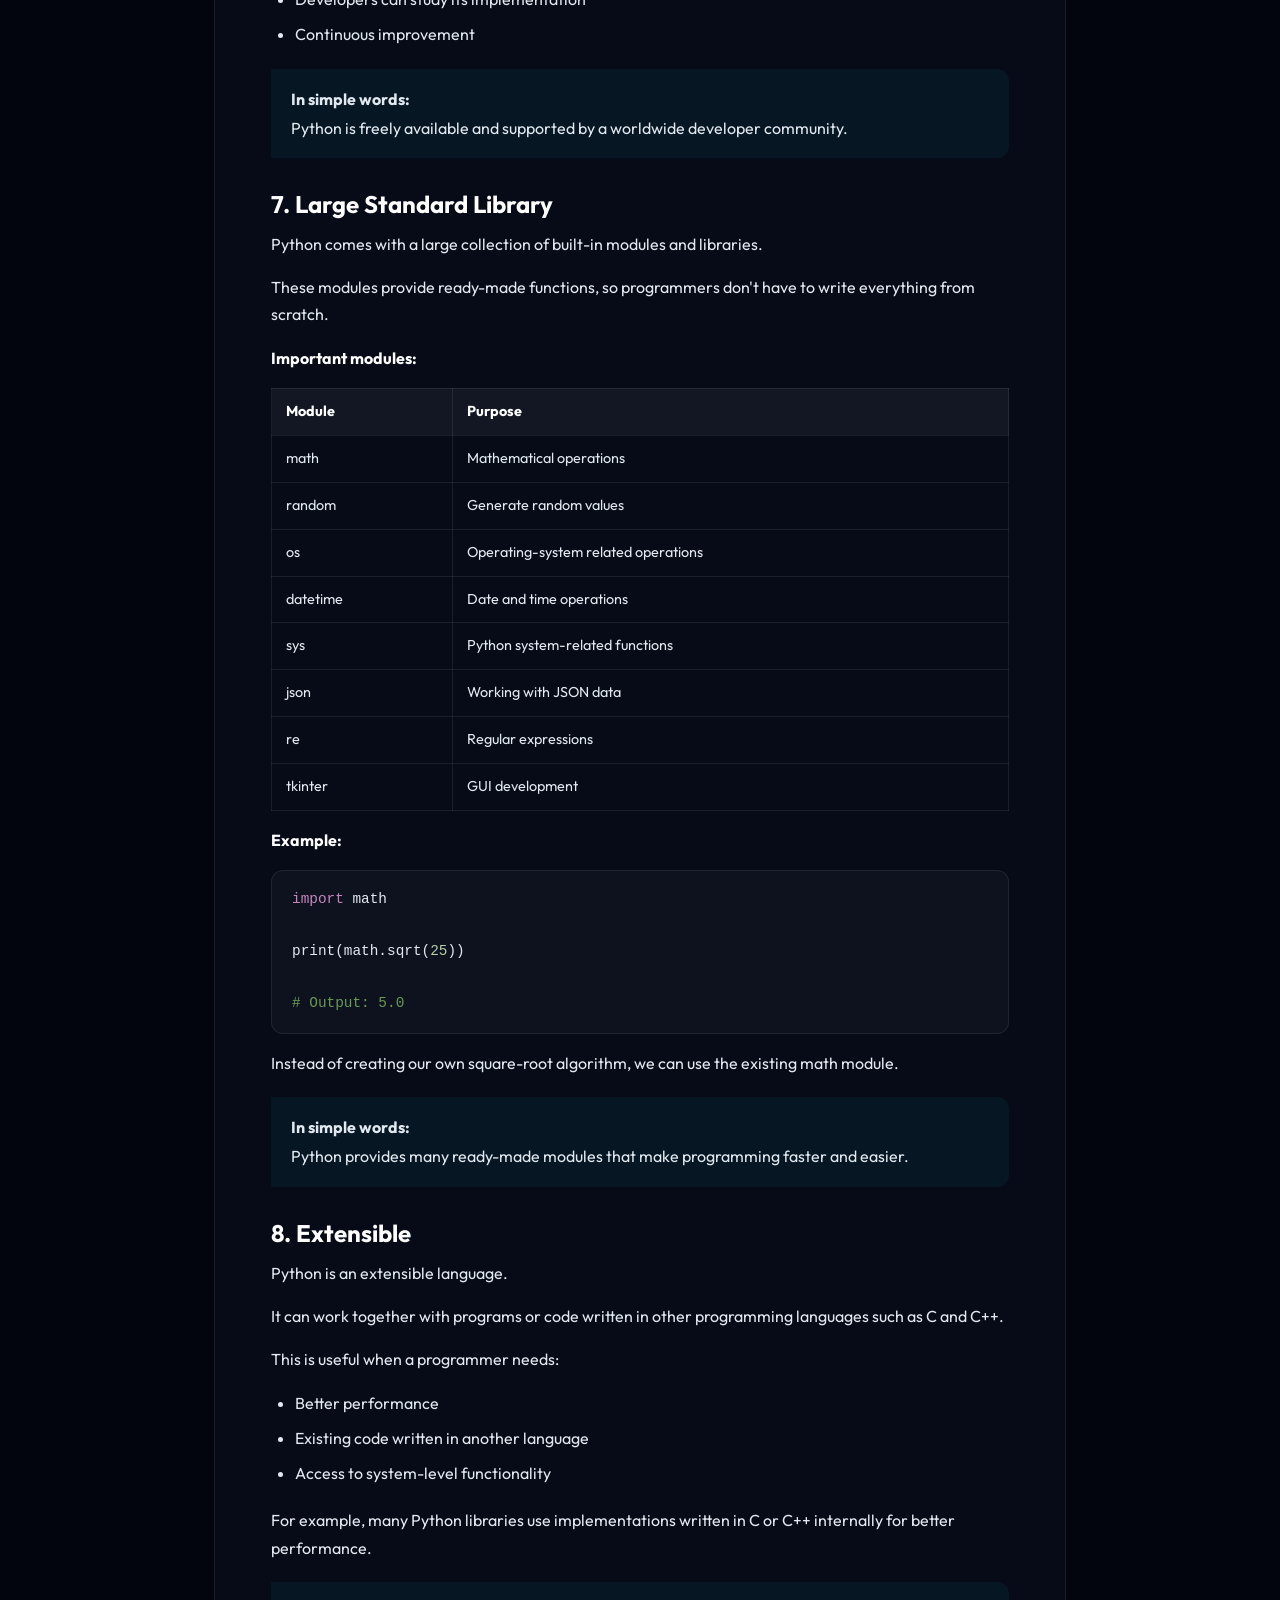
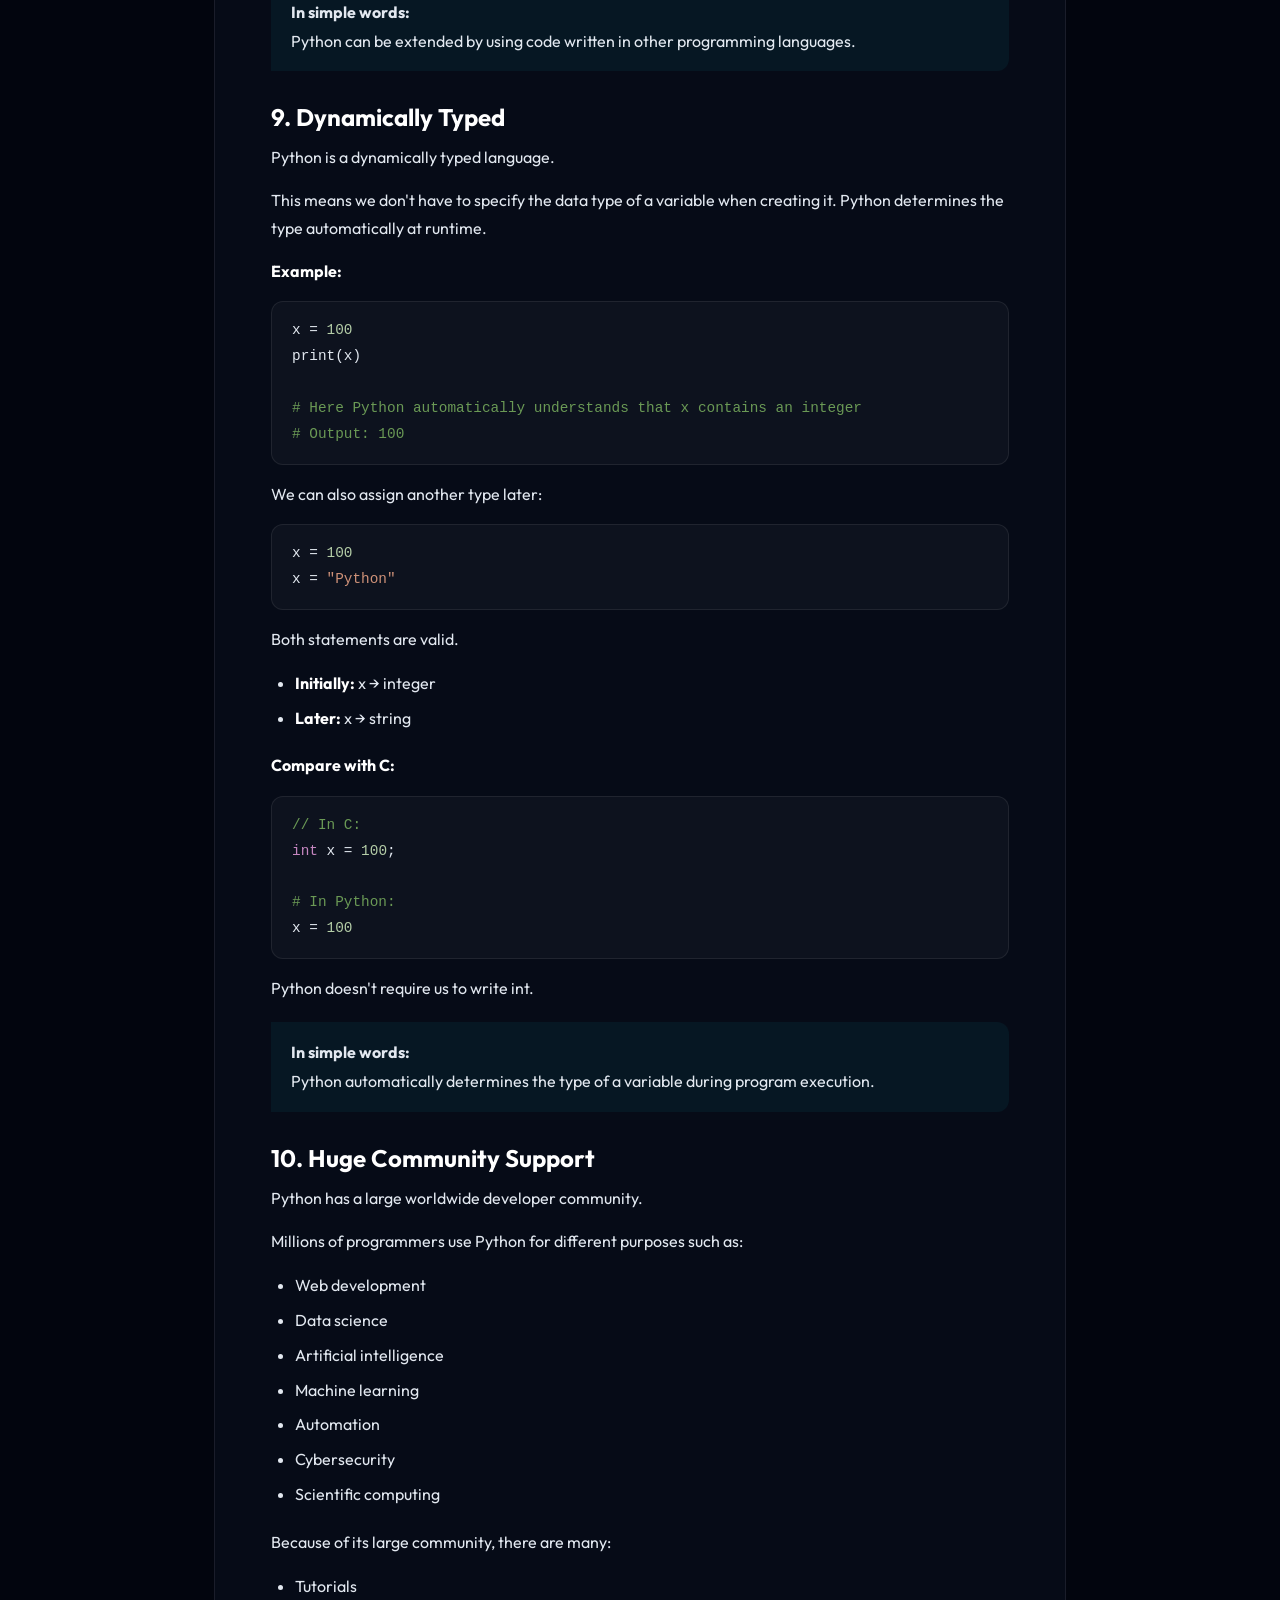
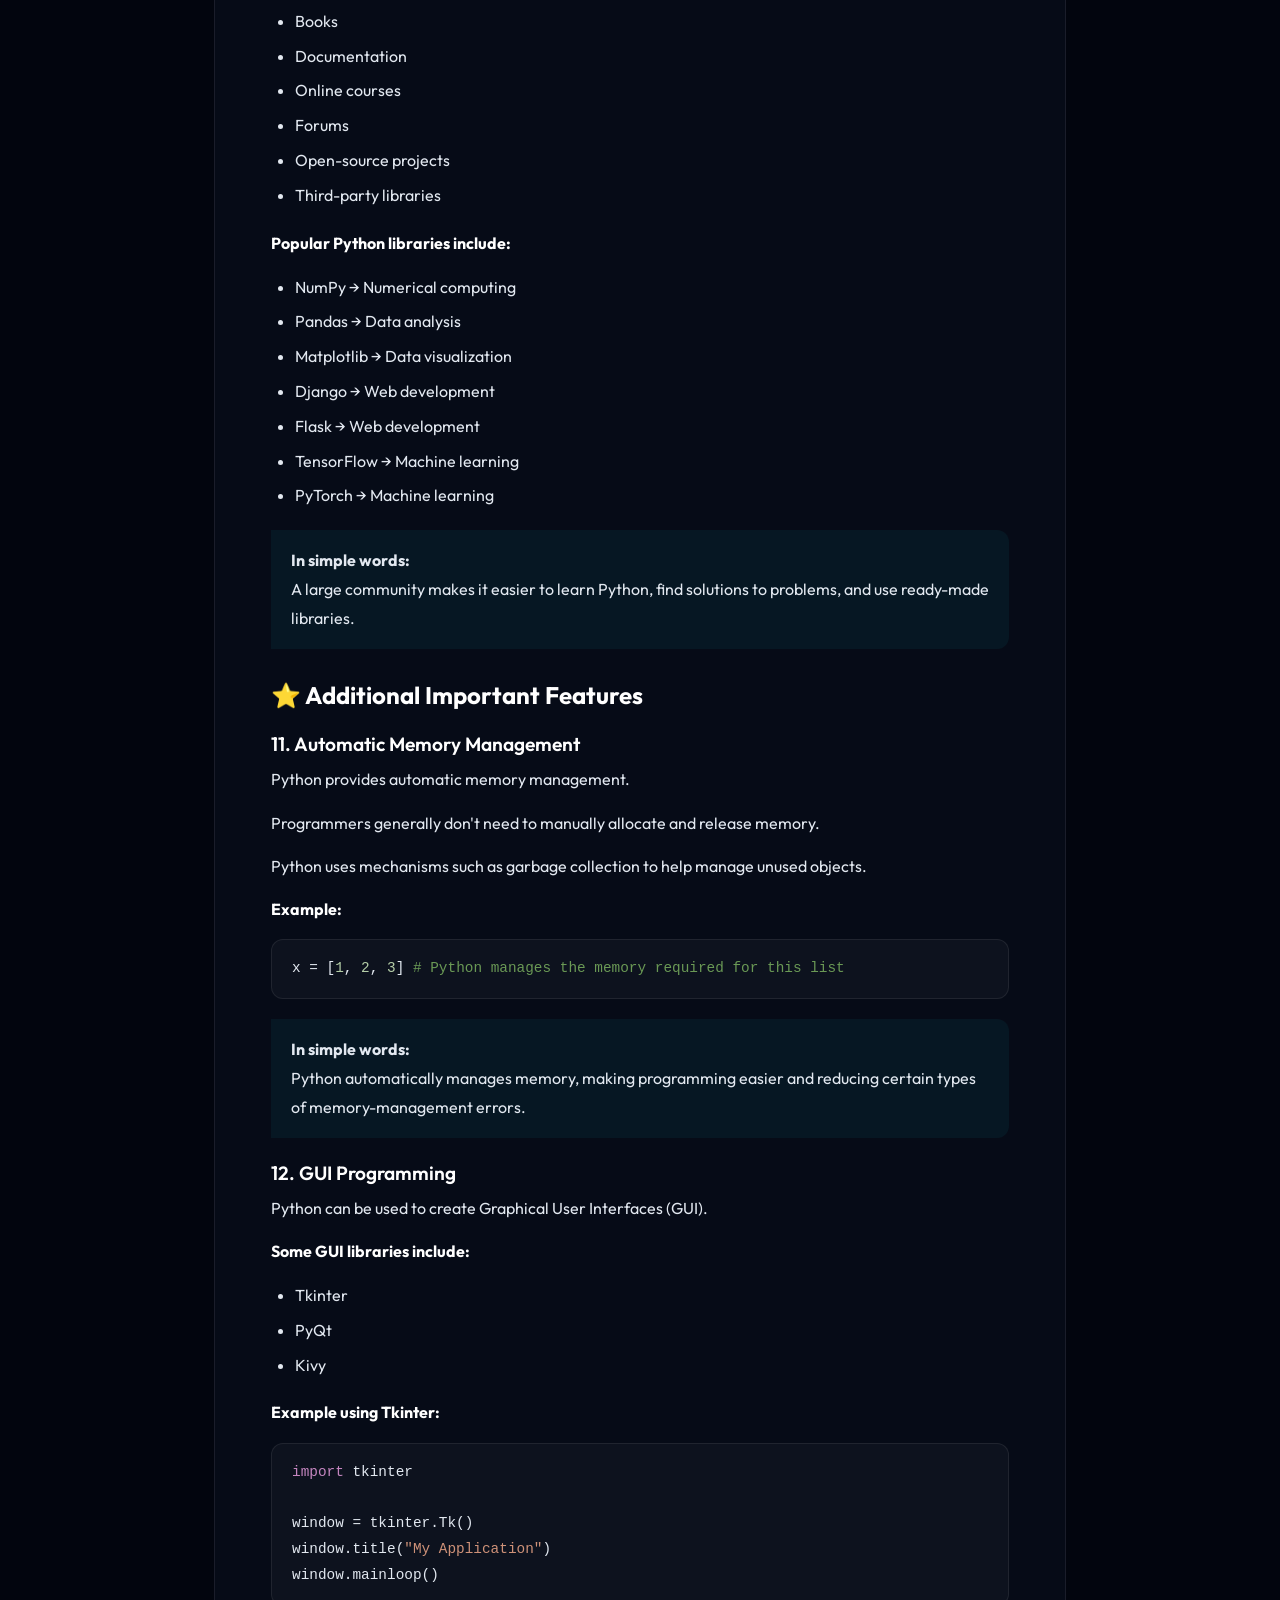
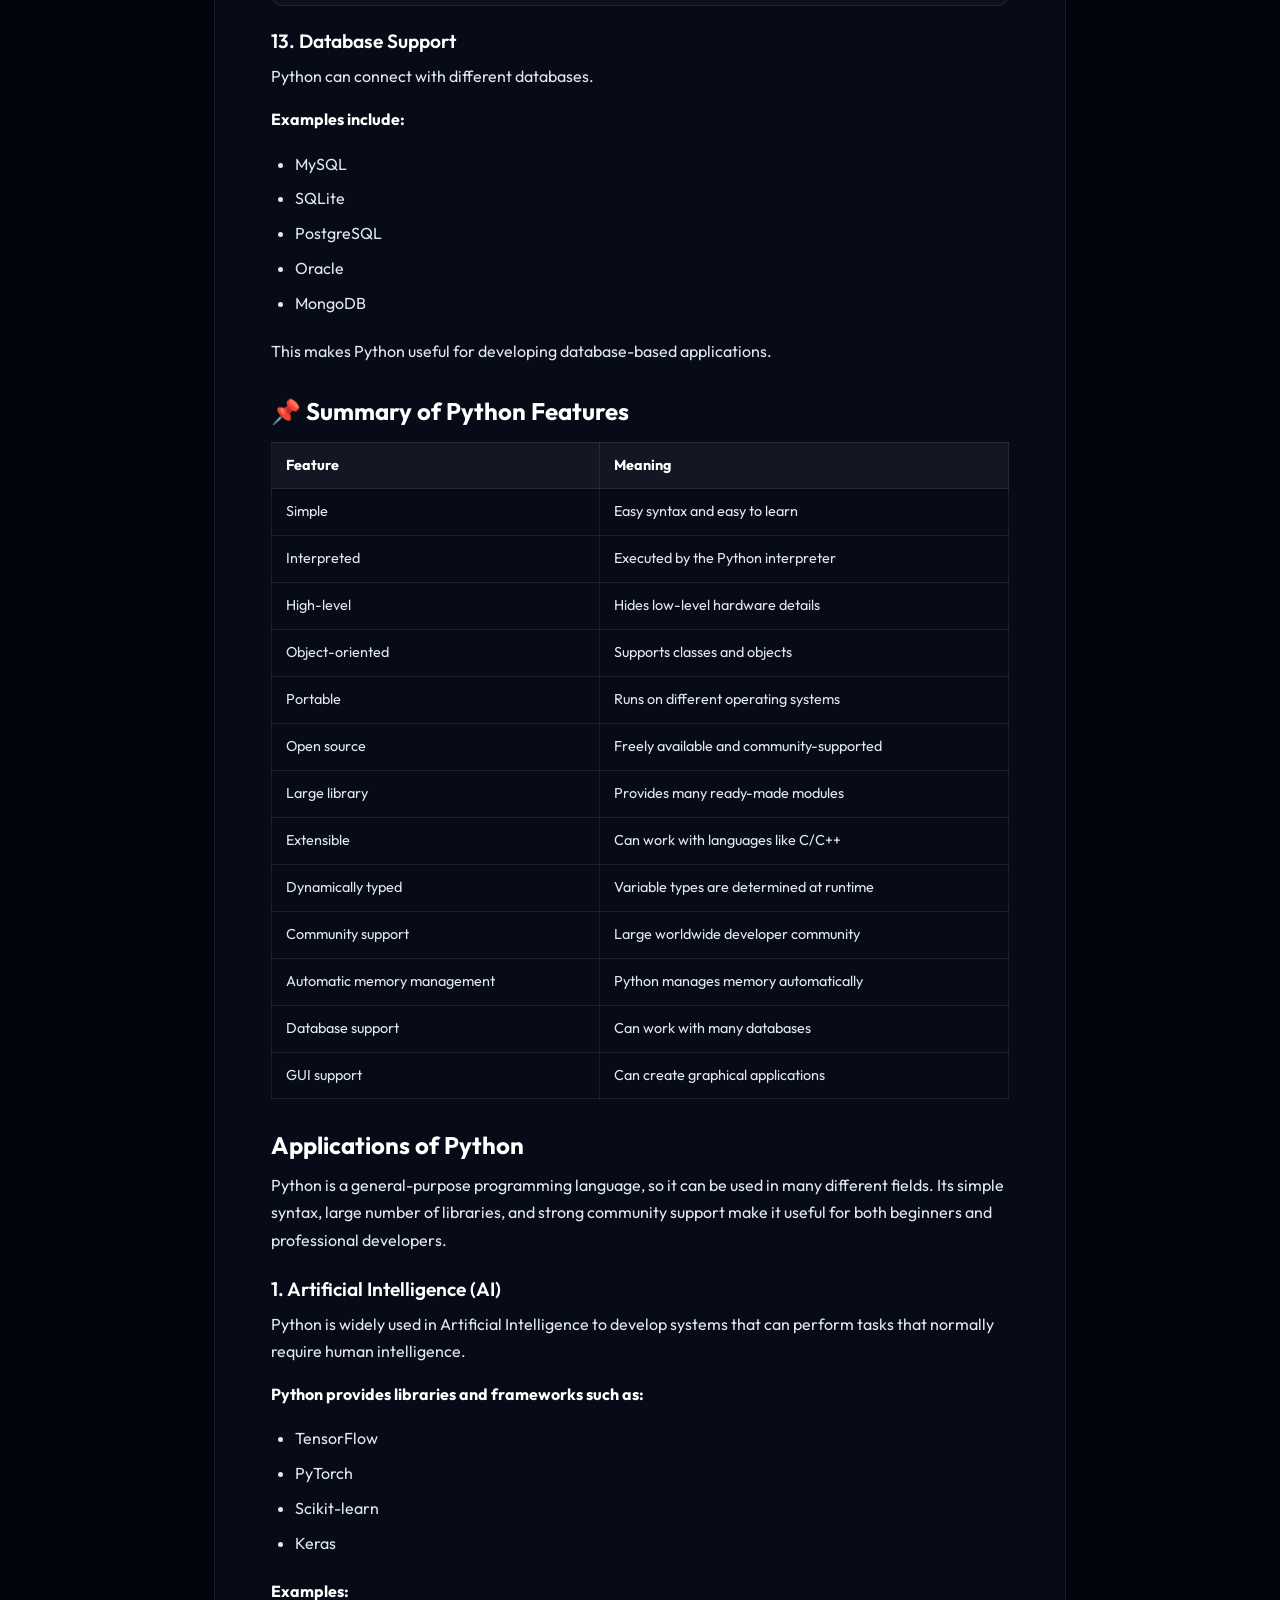
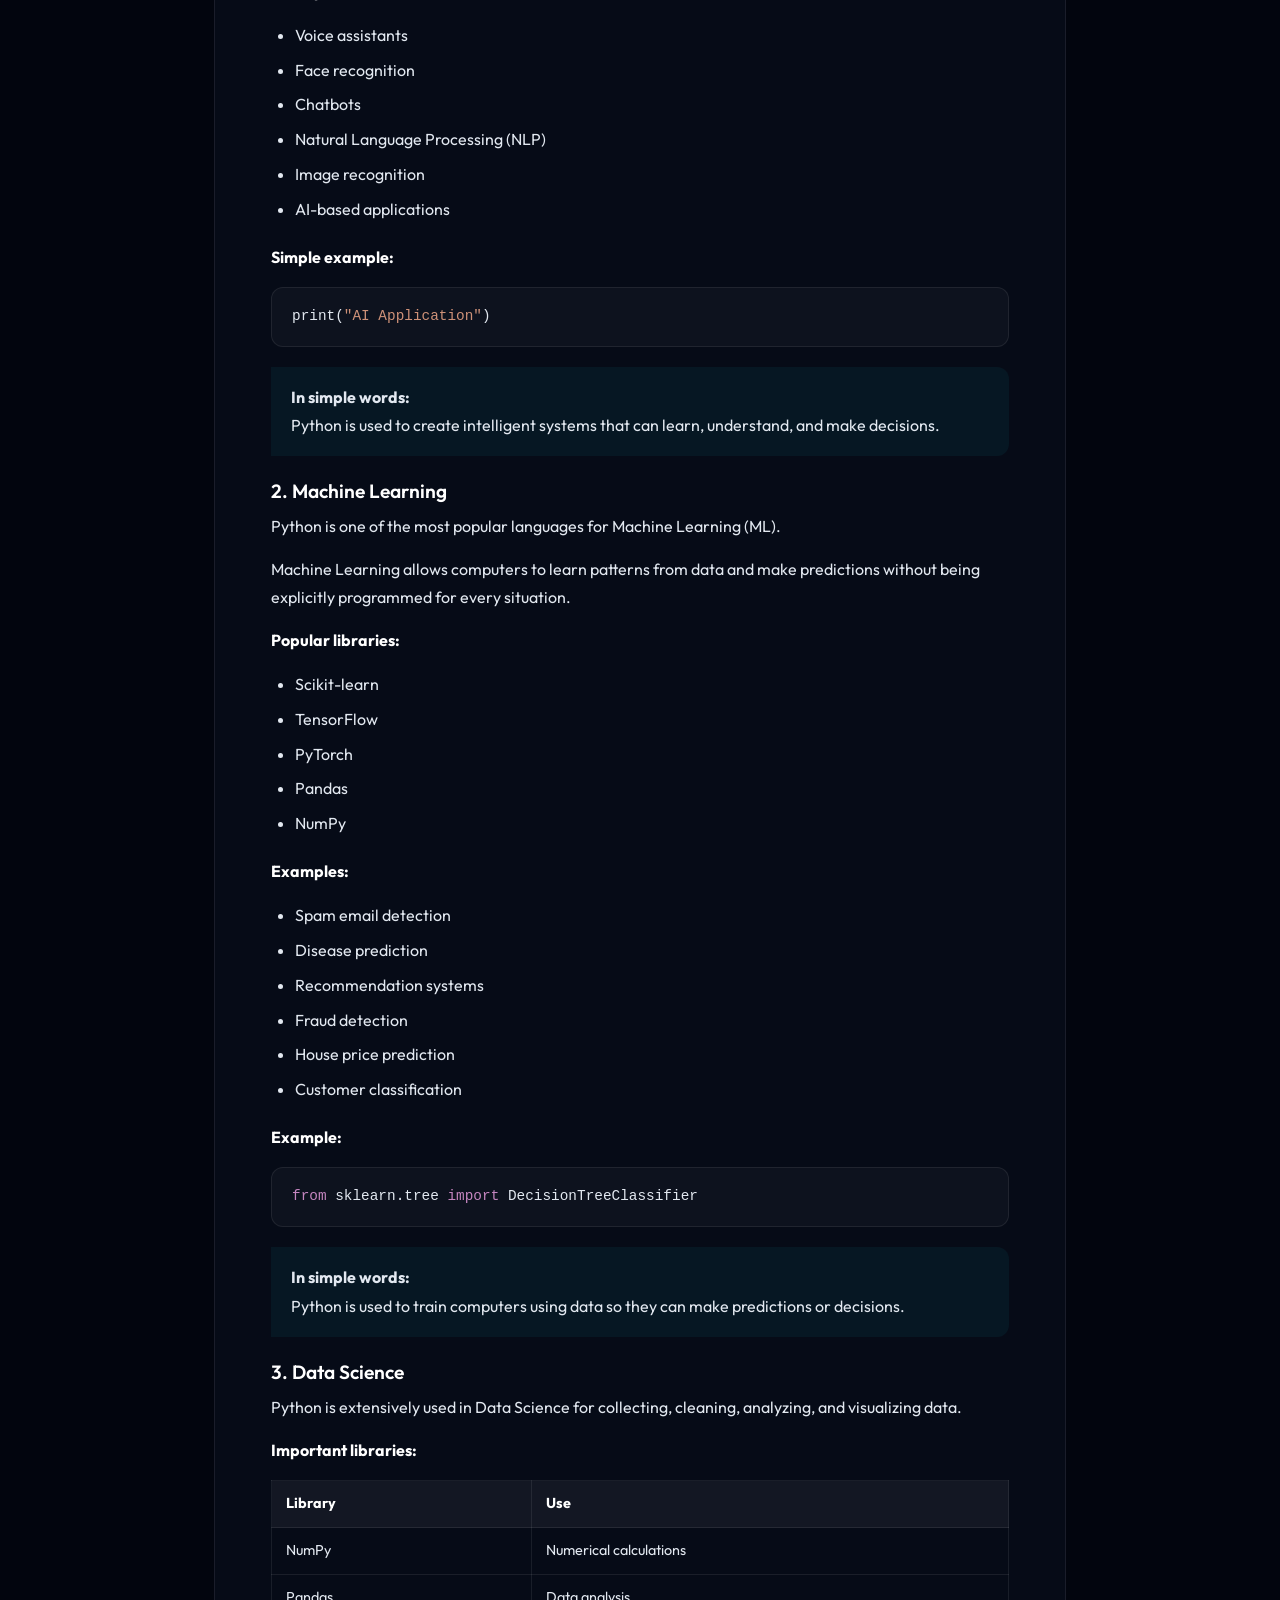
<file: content/python/1.1.1.html>
<!DOCTYPE html>
<html lang="en">
<head>
    <meta charset="UTF-8" />
    <meta name="viewport" content="width=device-width, initial-scale=1.0" />
    <title>1.1.1 Introduction to Python · Mindora</title>

    <!-- ===== FAVICONS ===== -->
    <link rel="icon" type="image/png" sizes="32x32" href="../../assets/favicon.png" />
    <link rel="apple-touch-icon" sizes="180x180" href="../../assets/logo1.png" />

    <!-- ===== FONTS & ICONS ===== -->
    <link rel="preconnect" href="https://fonts.googleapis.com" />
    <link rel="preconnect" href="https://fonts.gstatic.com" crossorigin />
    <link href="https://fonts.googleapis.com/css2?family=Outfit:wght@300;400;500;600;700;800;900&display=swap" rel="stylesheet" />
    <link rel="stylesheet" href="https://cdnjs.cloudflare.com/ajax/libs/font-awesome/6.4.0/css/all.min.css" />

    <!-- ===== STYLES ===== -->
    <link rel="stylesheet" href="../../css/style.css" />
    <link rel="stylesheet" href="../../css/dashboard.css" />
    <link rel="stylesheet" href="./css/lesson.css" />
</head>
<body>

    <!-- ===== PRELOADER ===== -->
    <div class="preloader">
        <div class="loader-ring"></div>
        <div class="loader-text">Loading Lesson...</div>
    </div>

    <!-- ===== BACKGROUND ===== -->
    <div class="bg-layer-1"></div>
    <div class="bg-layer-2"></div>

    <!-- ===== HEADER ===== -->
    <header class="dashboard-header glass-nav">
        <div class="header-container">
            <a href="../../index.html" class="logo-wrapper">
                <img src="../../assets/logo1.png" alt="Mindora" class="brand-logo-img" />
                <span class="brand-logo-text">Mindora</span>
            </a>
            <nav class="header-nav">
                <a href="../../index.html" class="nav-link">
                    <i class="fas fa-home"></i> Home
                </a>
                <a href="../../pages/dashboard.html" class="nav-link">
                    <i class="fas fa-th-large"></i> Dashboard
                </a>
                <a href="./index.html" class="nav-link">
                    <i class="fas fa-book-open"></i> Python
                </a>
                <a href="#" class="nav-link active">
                    <i class="fas fa-file-alt"></i> Lesson
                </a>
            </nav>
        </div>
    </header>

    <!-- ===== MAIN CONTENT ===== -->
    <main class="lesson-main">
        <div class="container">
            <!-- Navigation -->
            <div class="lesson-nav-top">
                <a href="index.html" class="back-btn">
                    <i class="fas fa-arrow-left"></i> Back to Course
                </a>
                <div class="lesson-progress">
                    <span>Lesson 1 of 31</span>
                    <div class="progress-bar">
                        <div class="progress-fill" style="width: 3%;"></div>
                    </div>
                </div>
            </div>

            <!-- Lesson Content -->
            <div class="lesson-container" id="lessonContent">
                <!-- Content loaded by JavaScript -->
            </div>

            <!-- Navigation Bottom -->
            <div class="lesson-nav-bottom">
                <a href="index.html" class="btn-outline">
                    <i class="fas fa-arrow-left"></i> Previous
                </a>
                <a href="1.1.2.html" class="btn-primary">
                    Next Lesson <i class="fas fa-arrow-right"></i>
                </a>
            </div>
        </div>
    </main>

    <!-- ===== FOOTER ===== -->
    <footer class="dashboard-footer">
        <div class="container">
            <p>&copy; 2026 Mindora. Made with <i class="fas fa-heart" style="color: var(--neon-pink);"></i> for learners.</p>
        </div>
    </footer>

    <!-- ===== JAVASCRIPT ===== -->
    <script src="./js/1.1.1.js"></script>
</body>
</html>
</file>
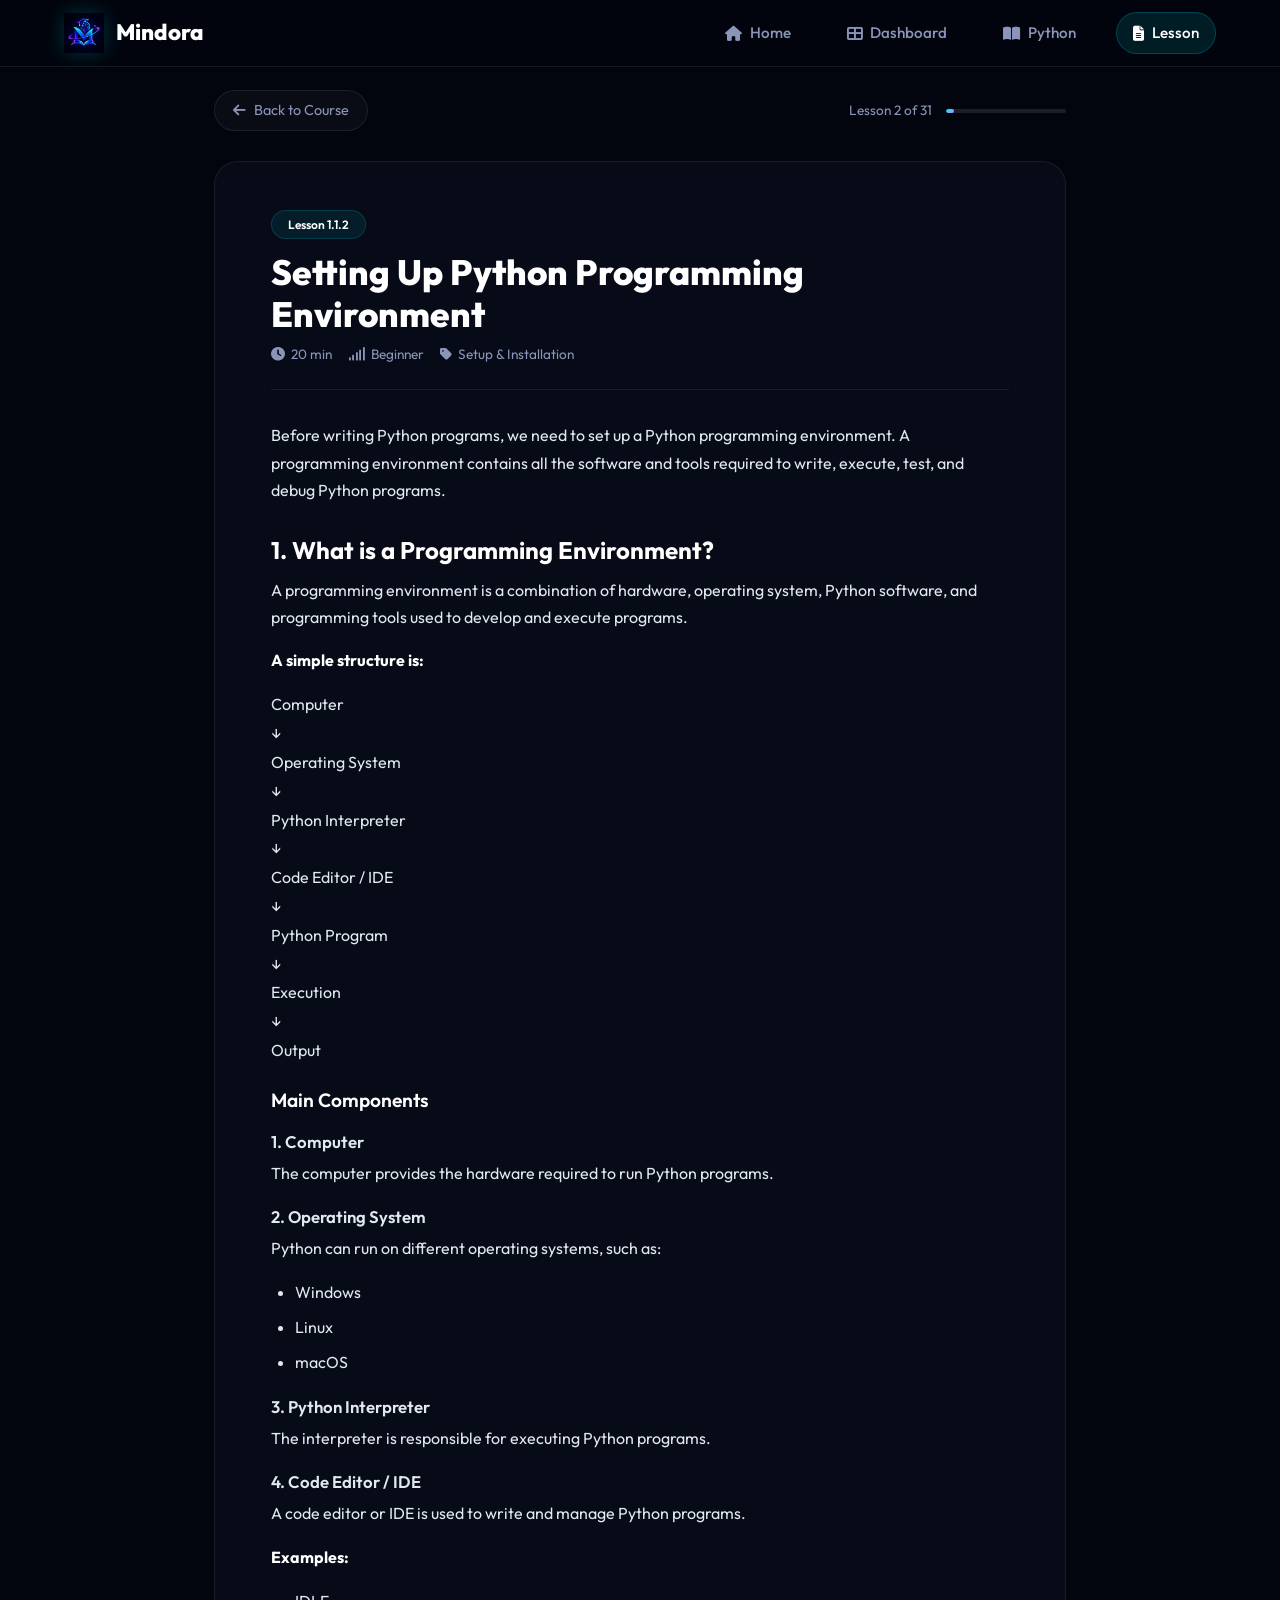
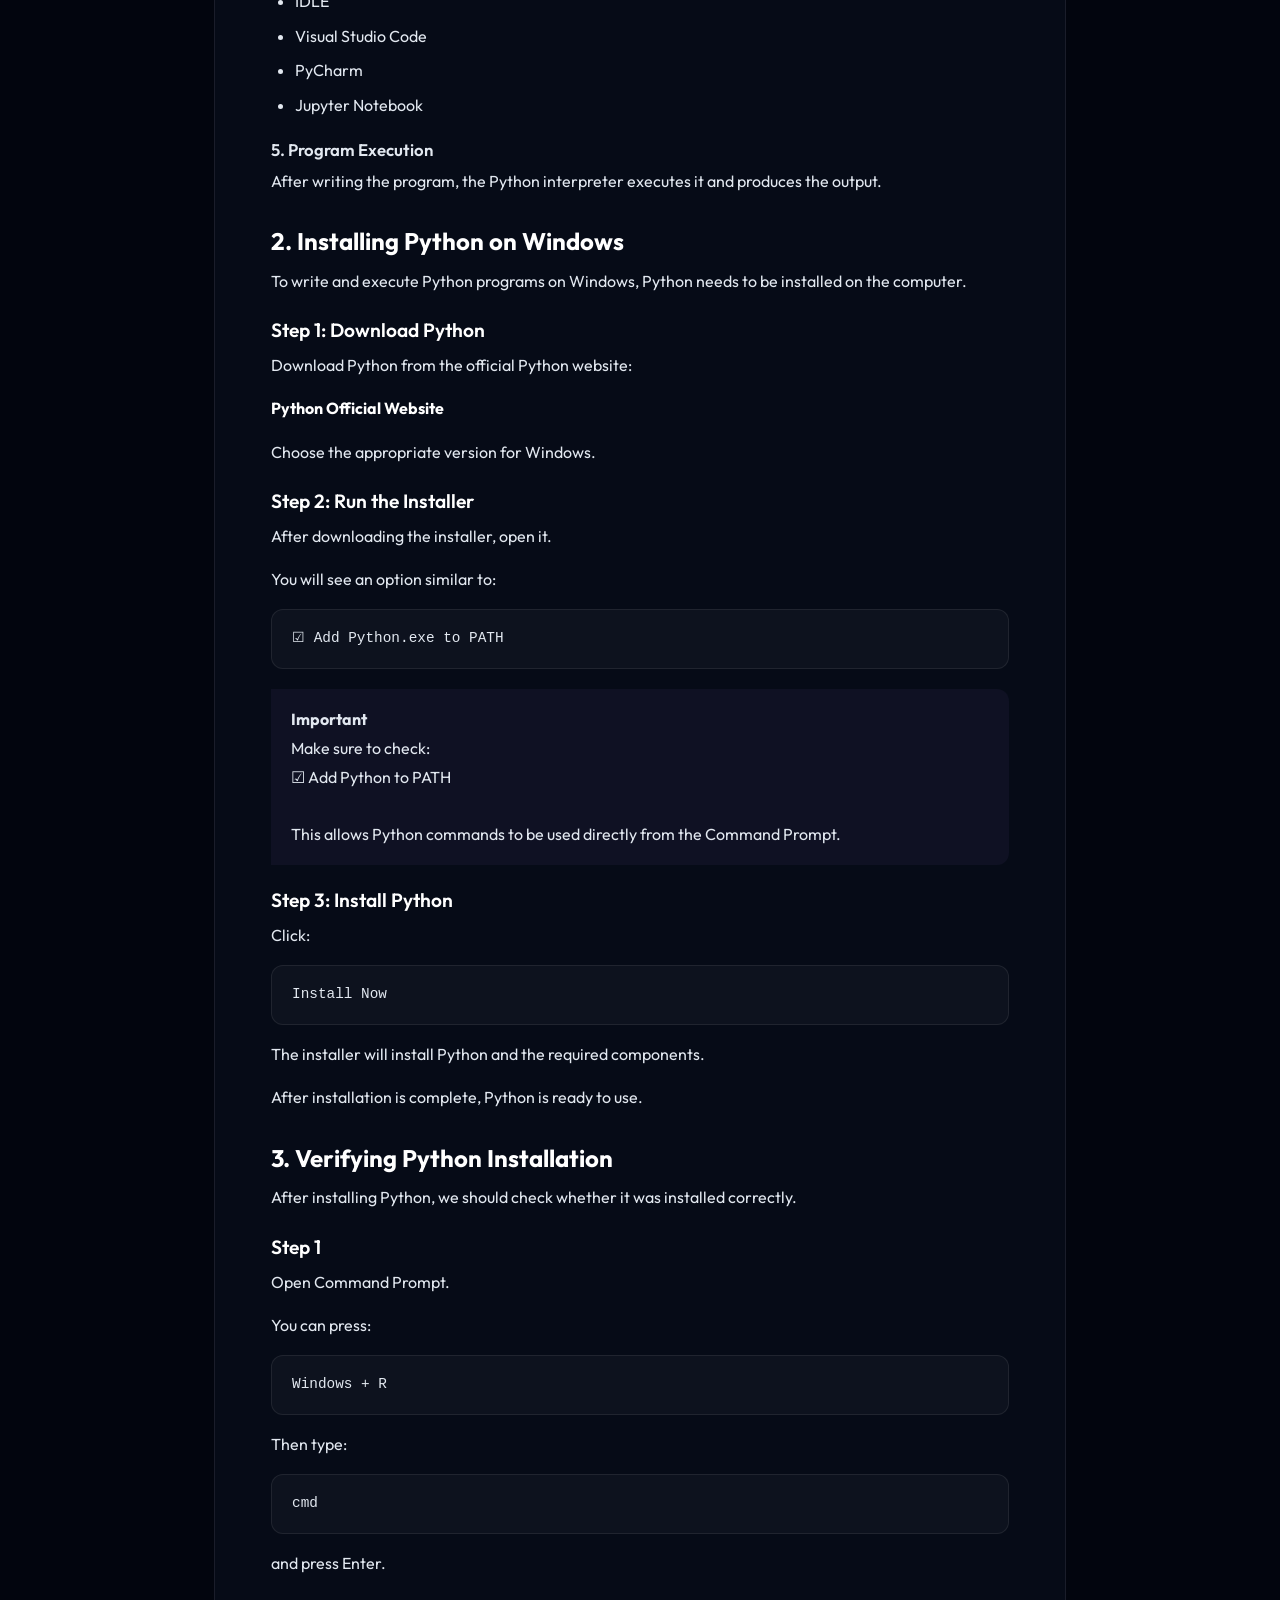
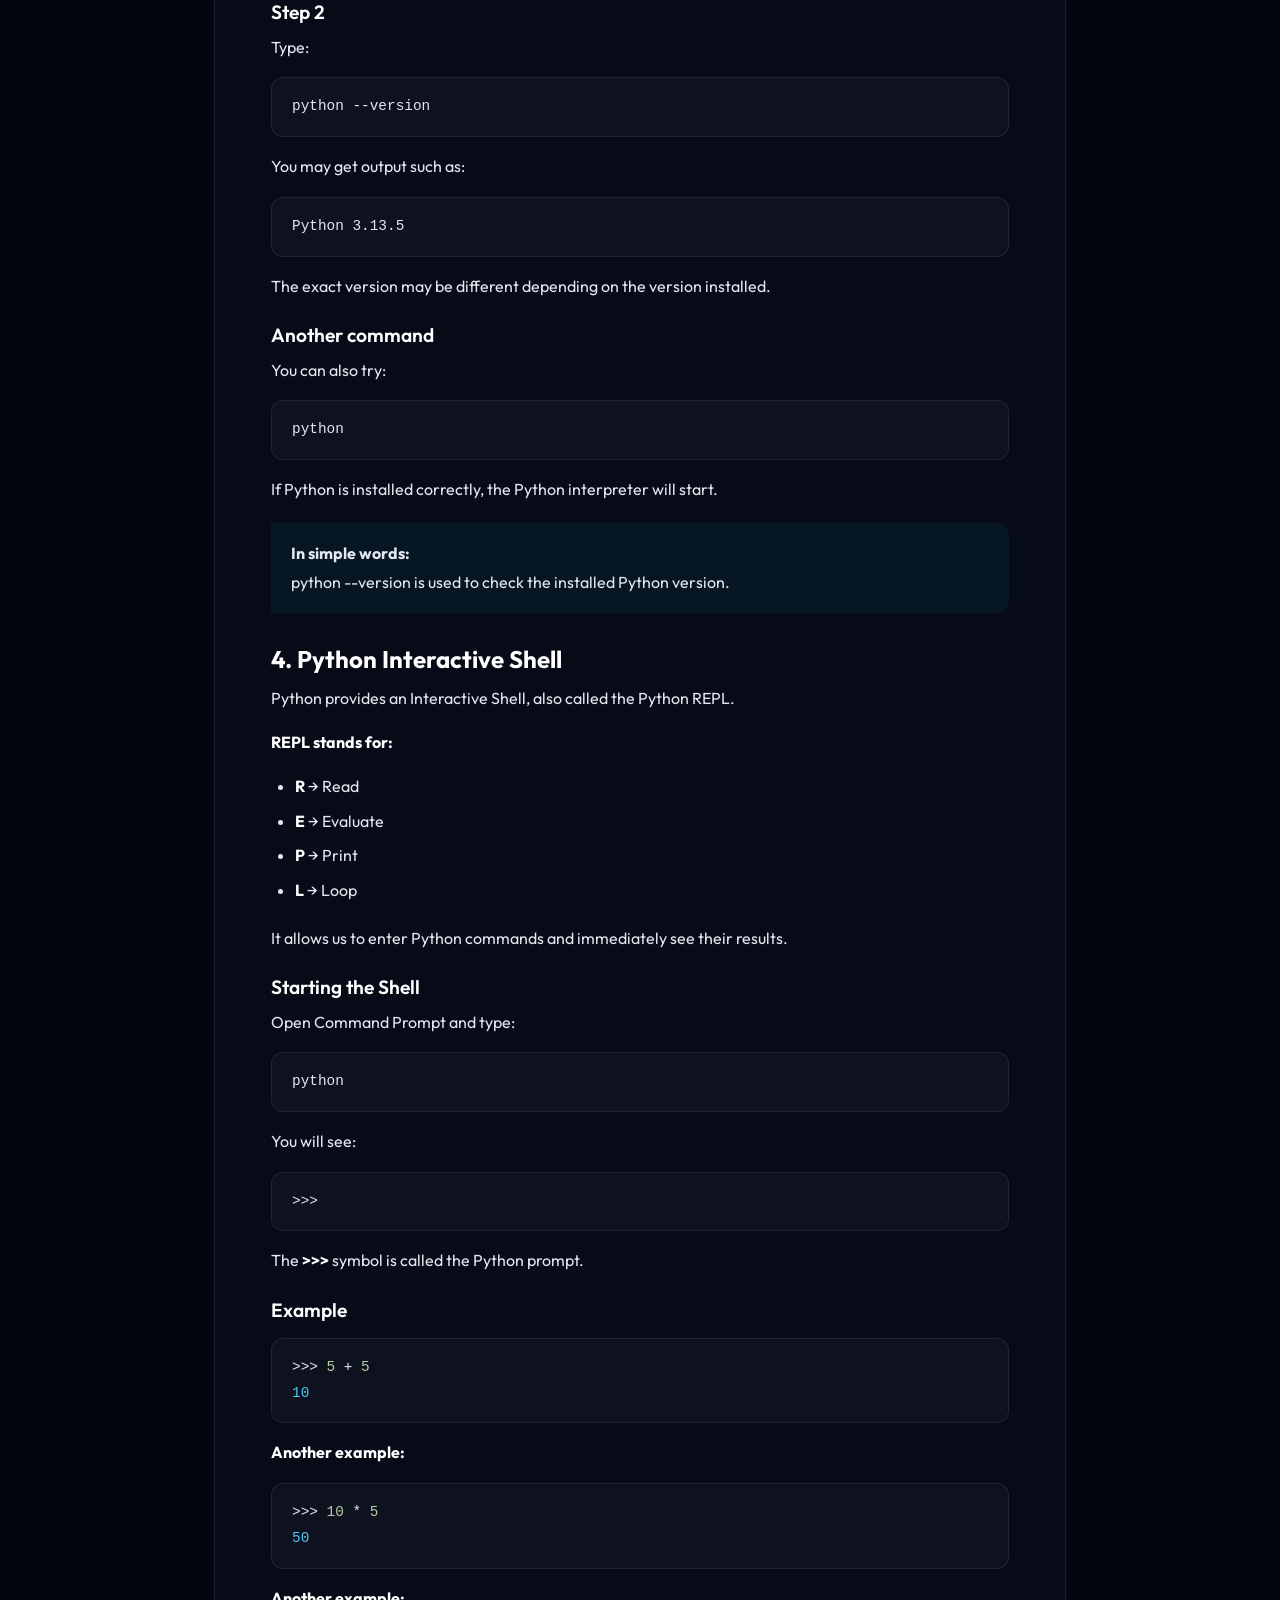
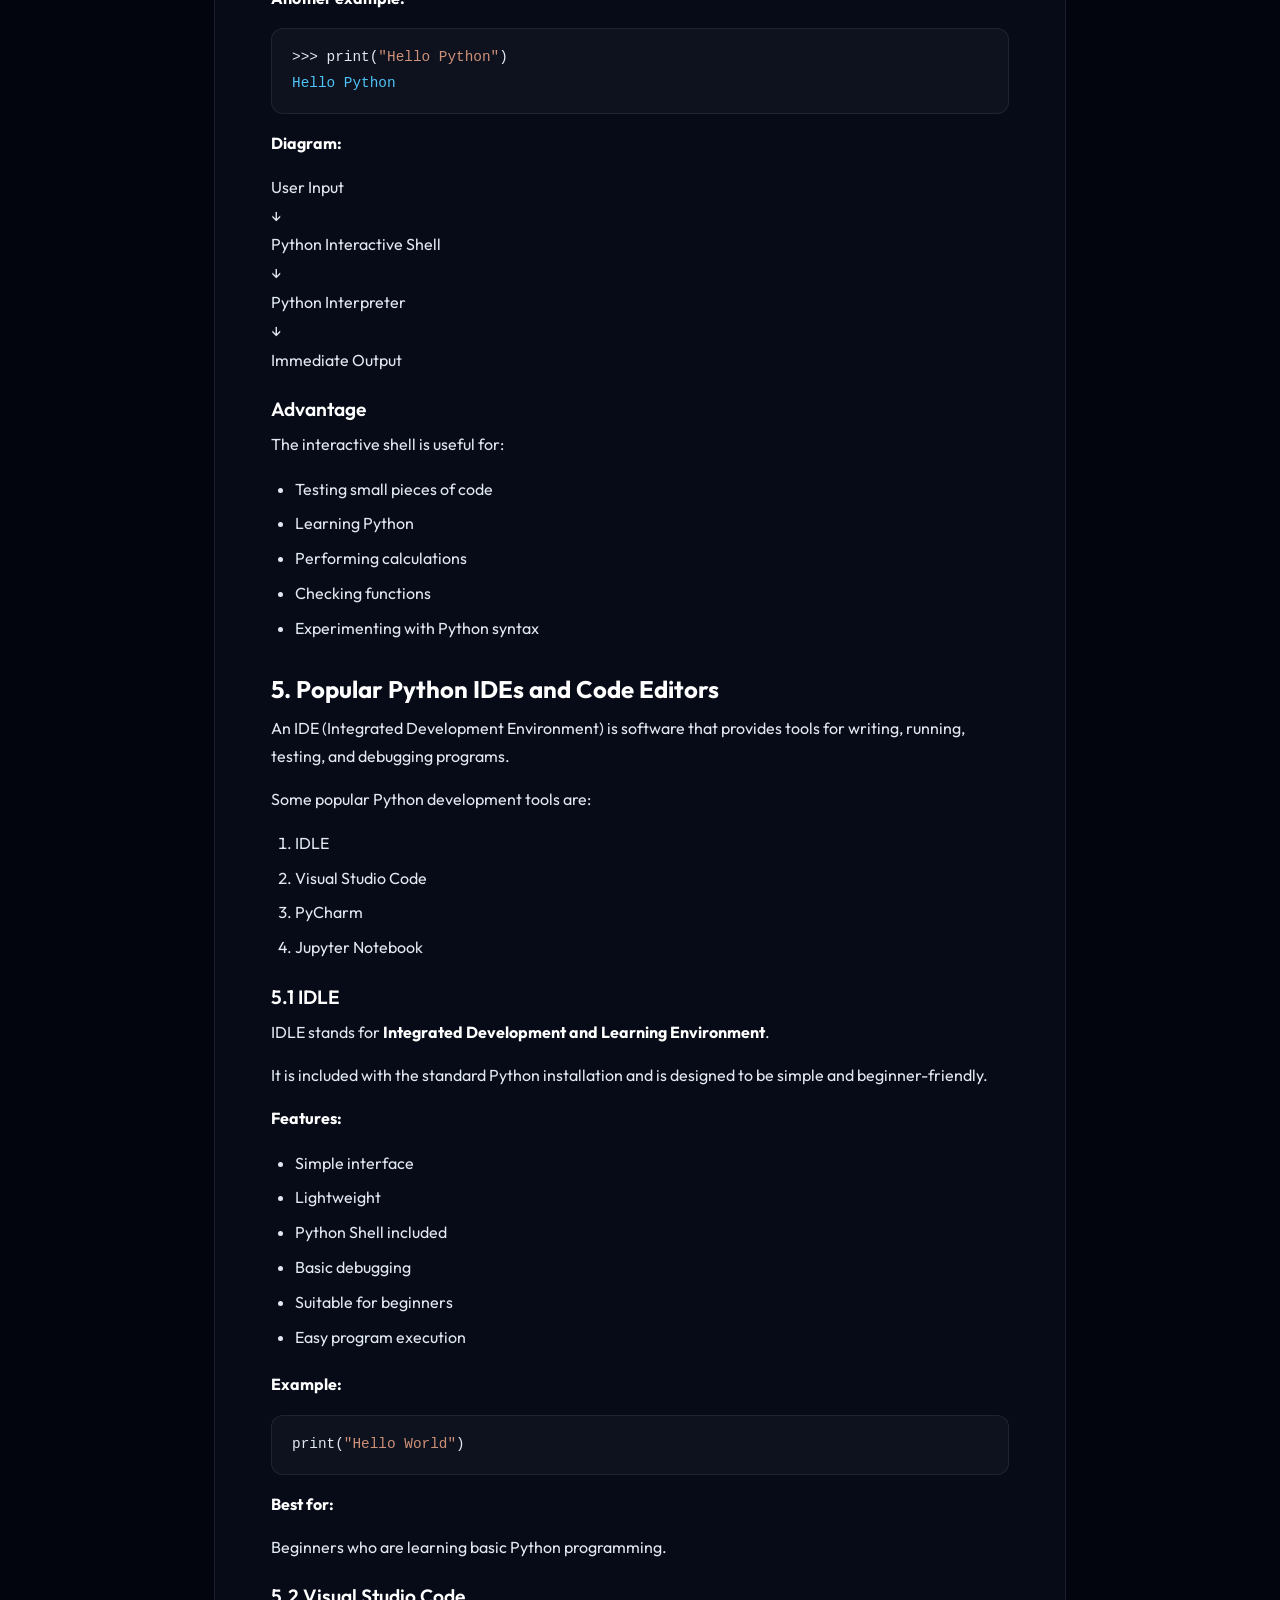
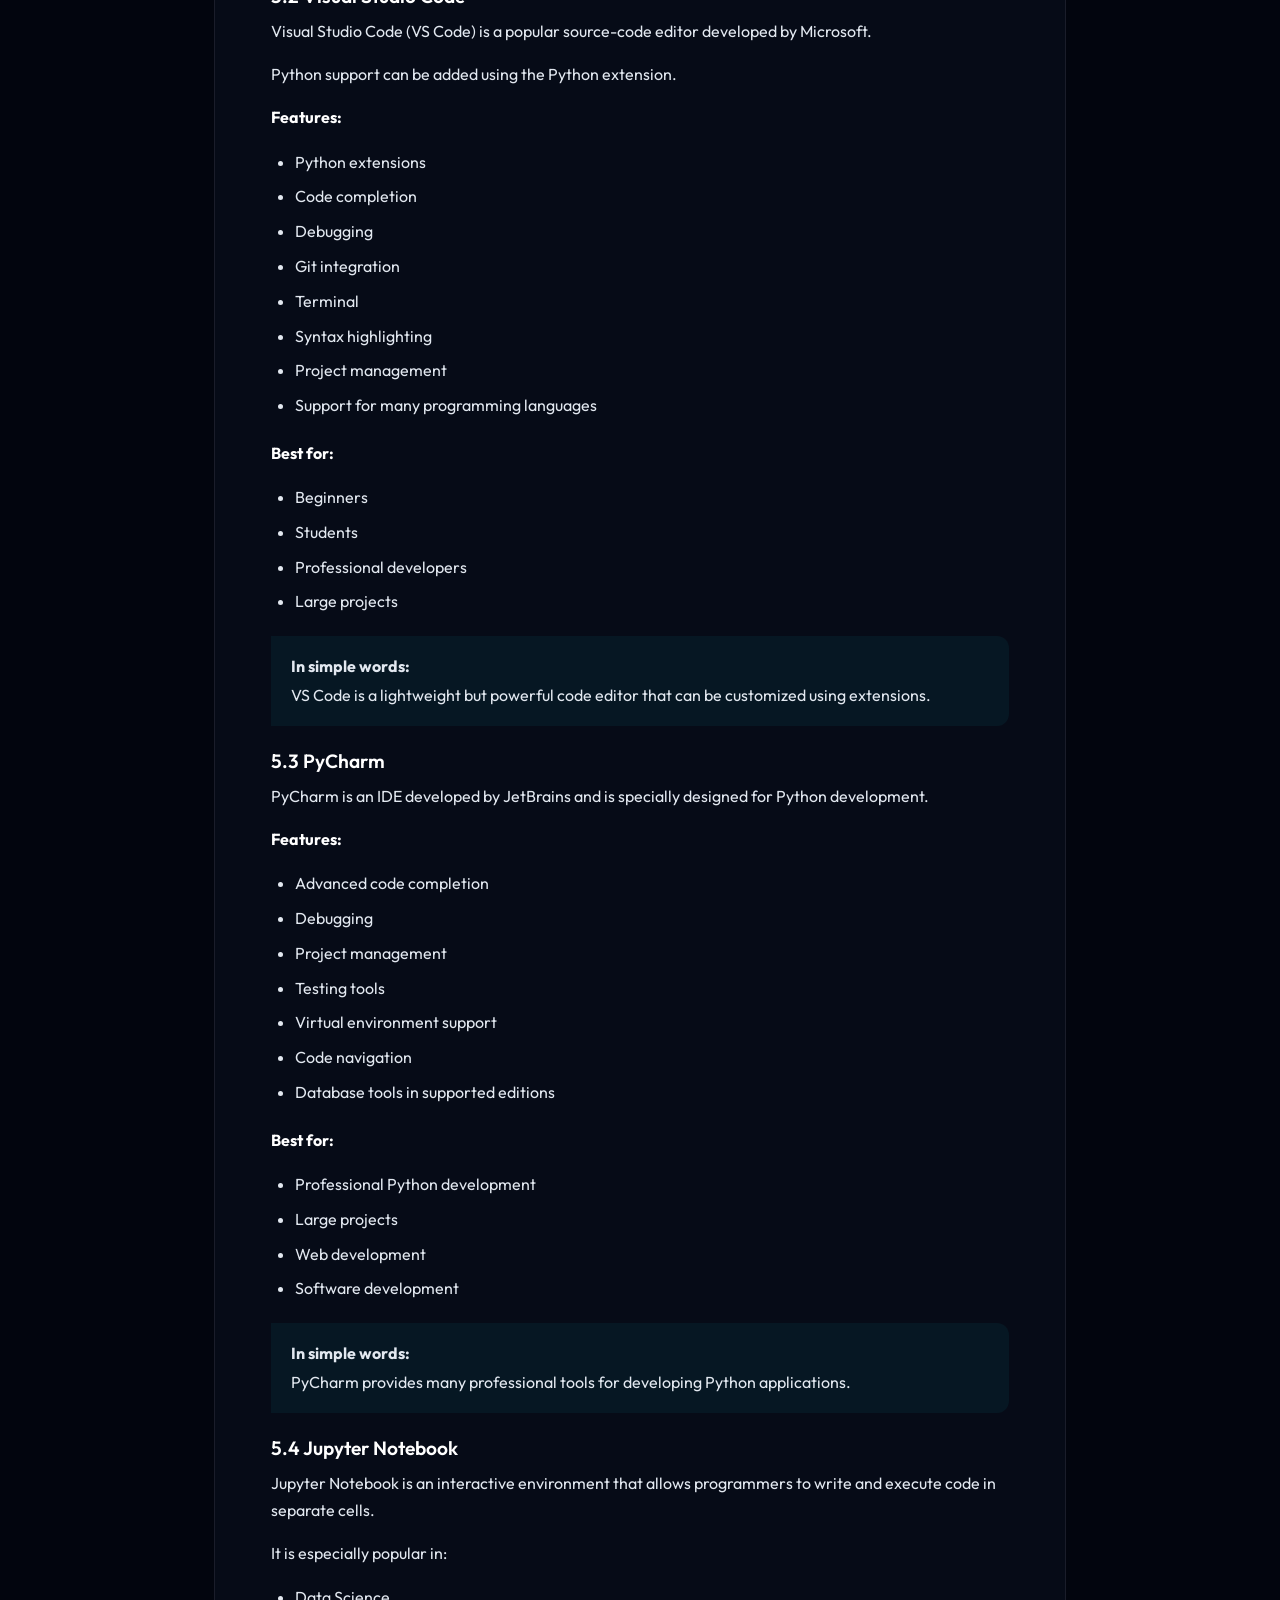
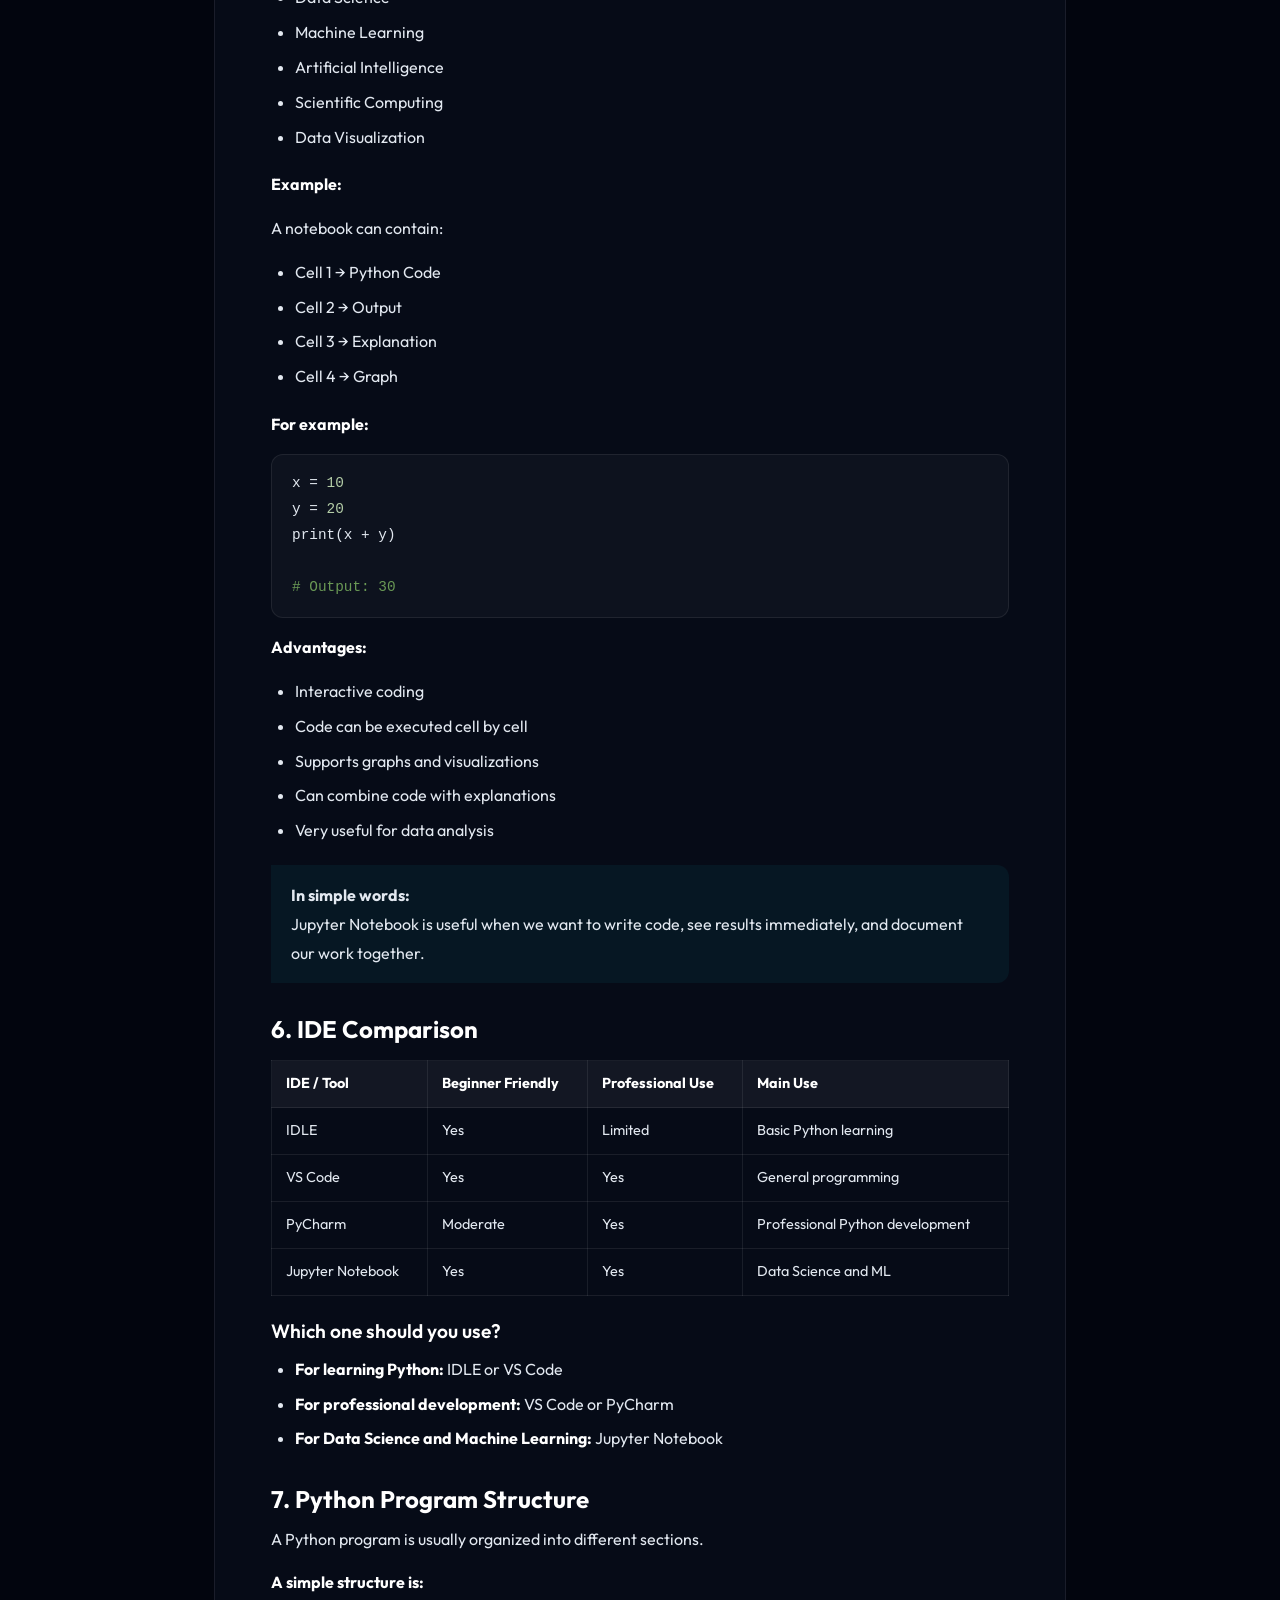
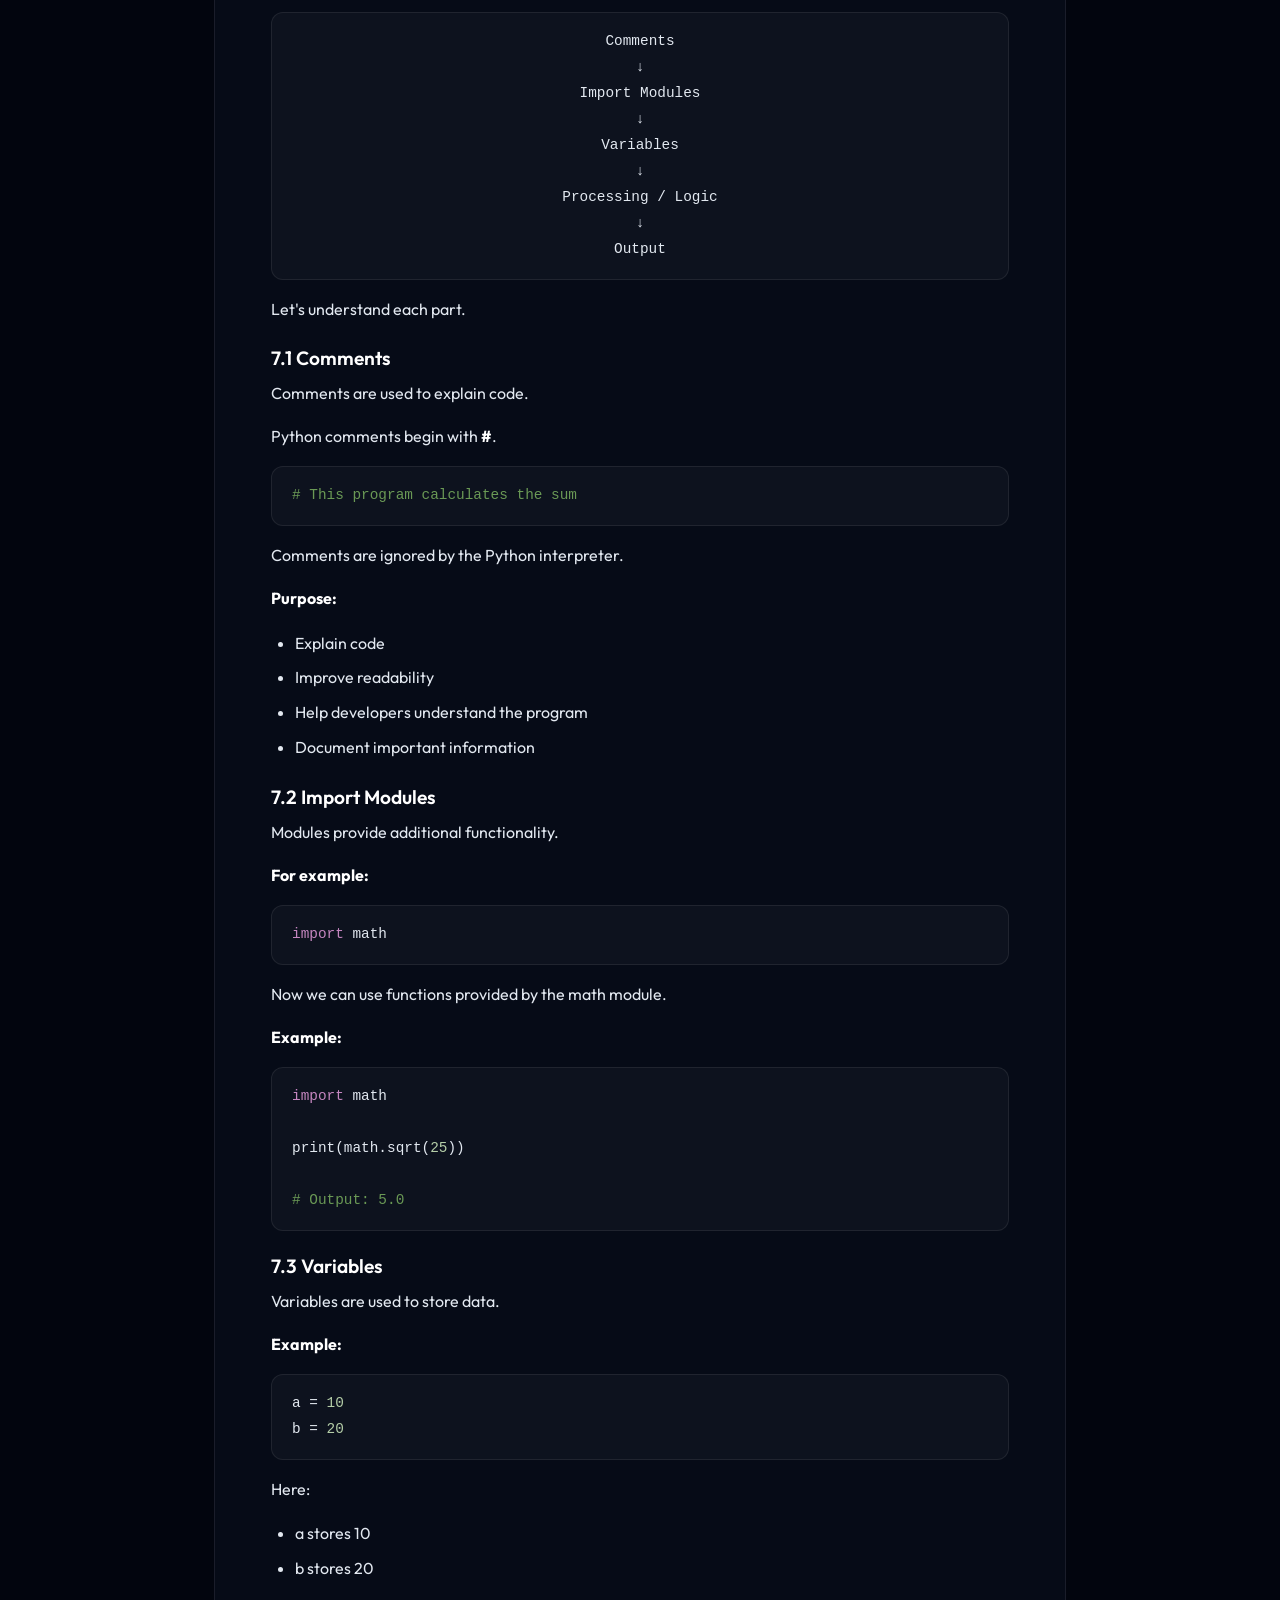
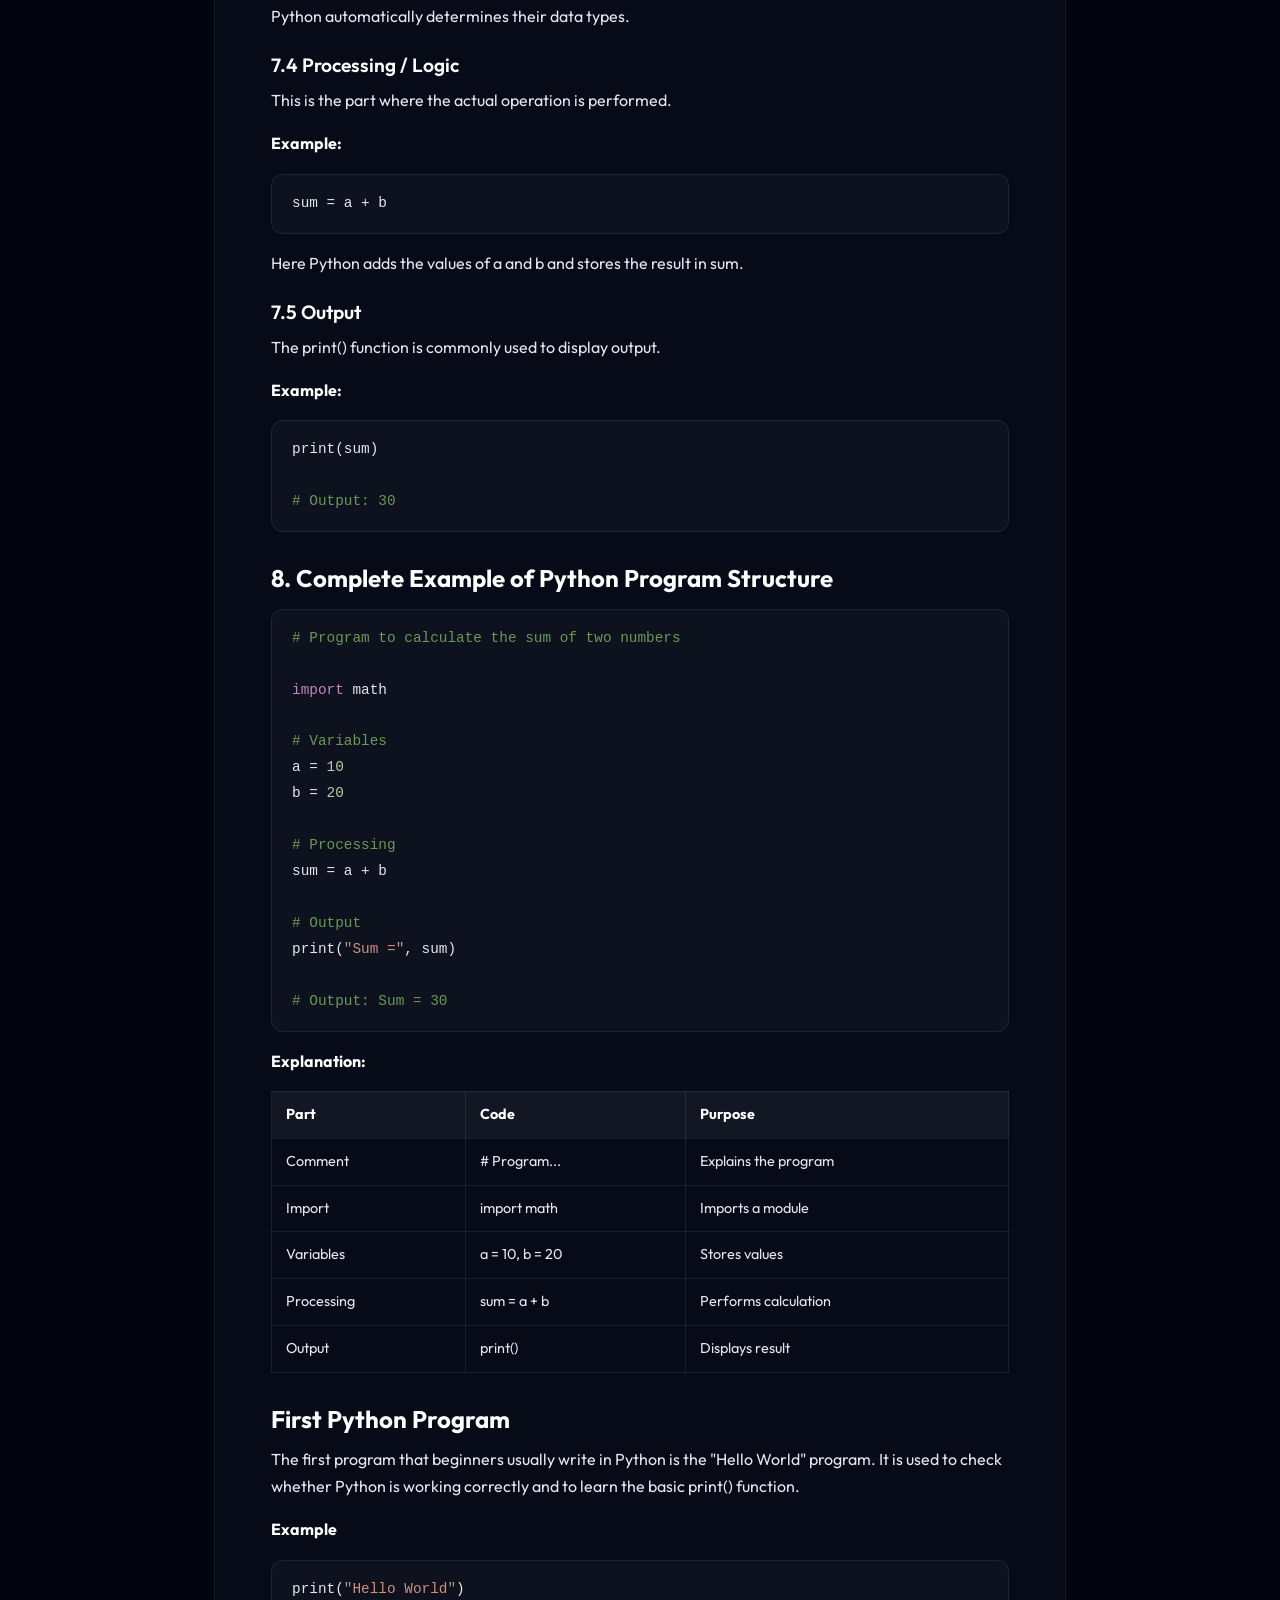
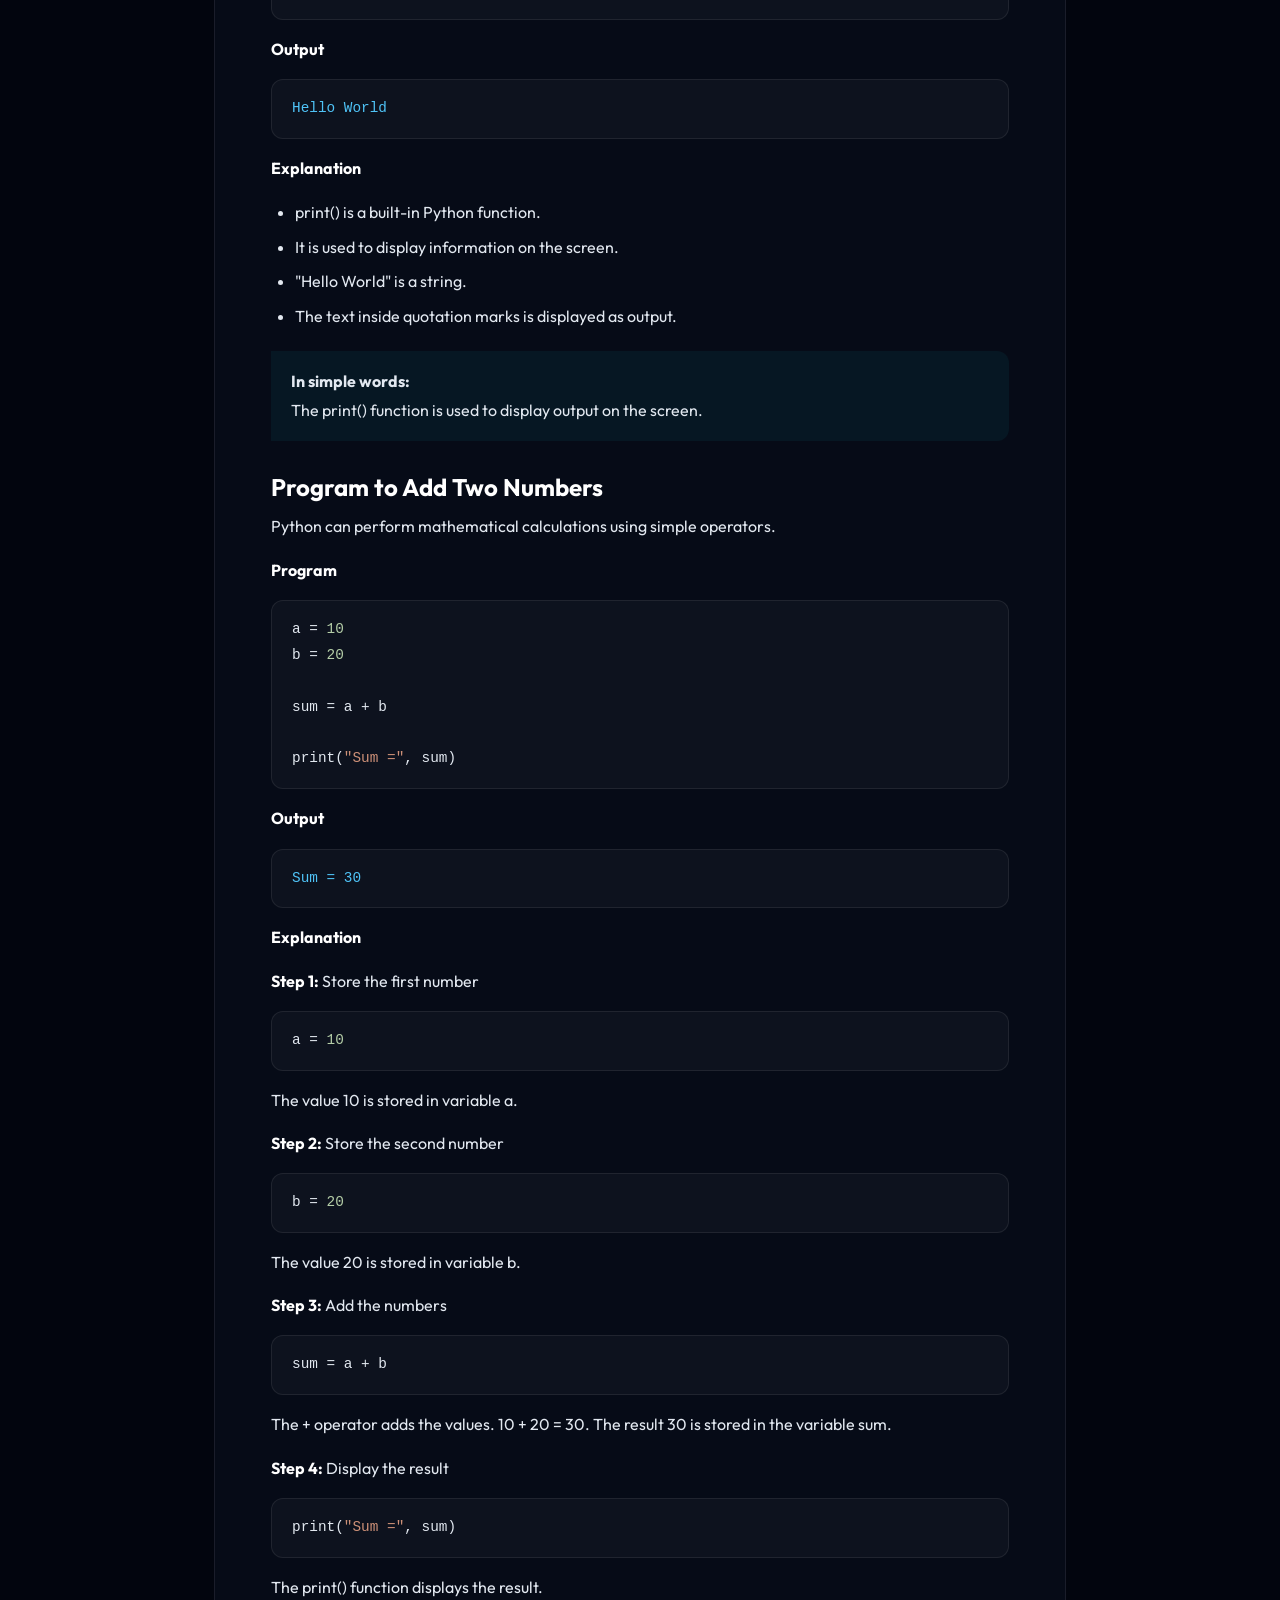
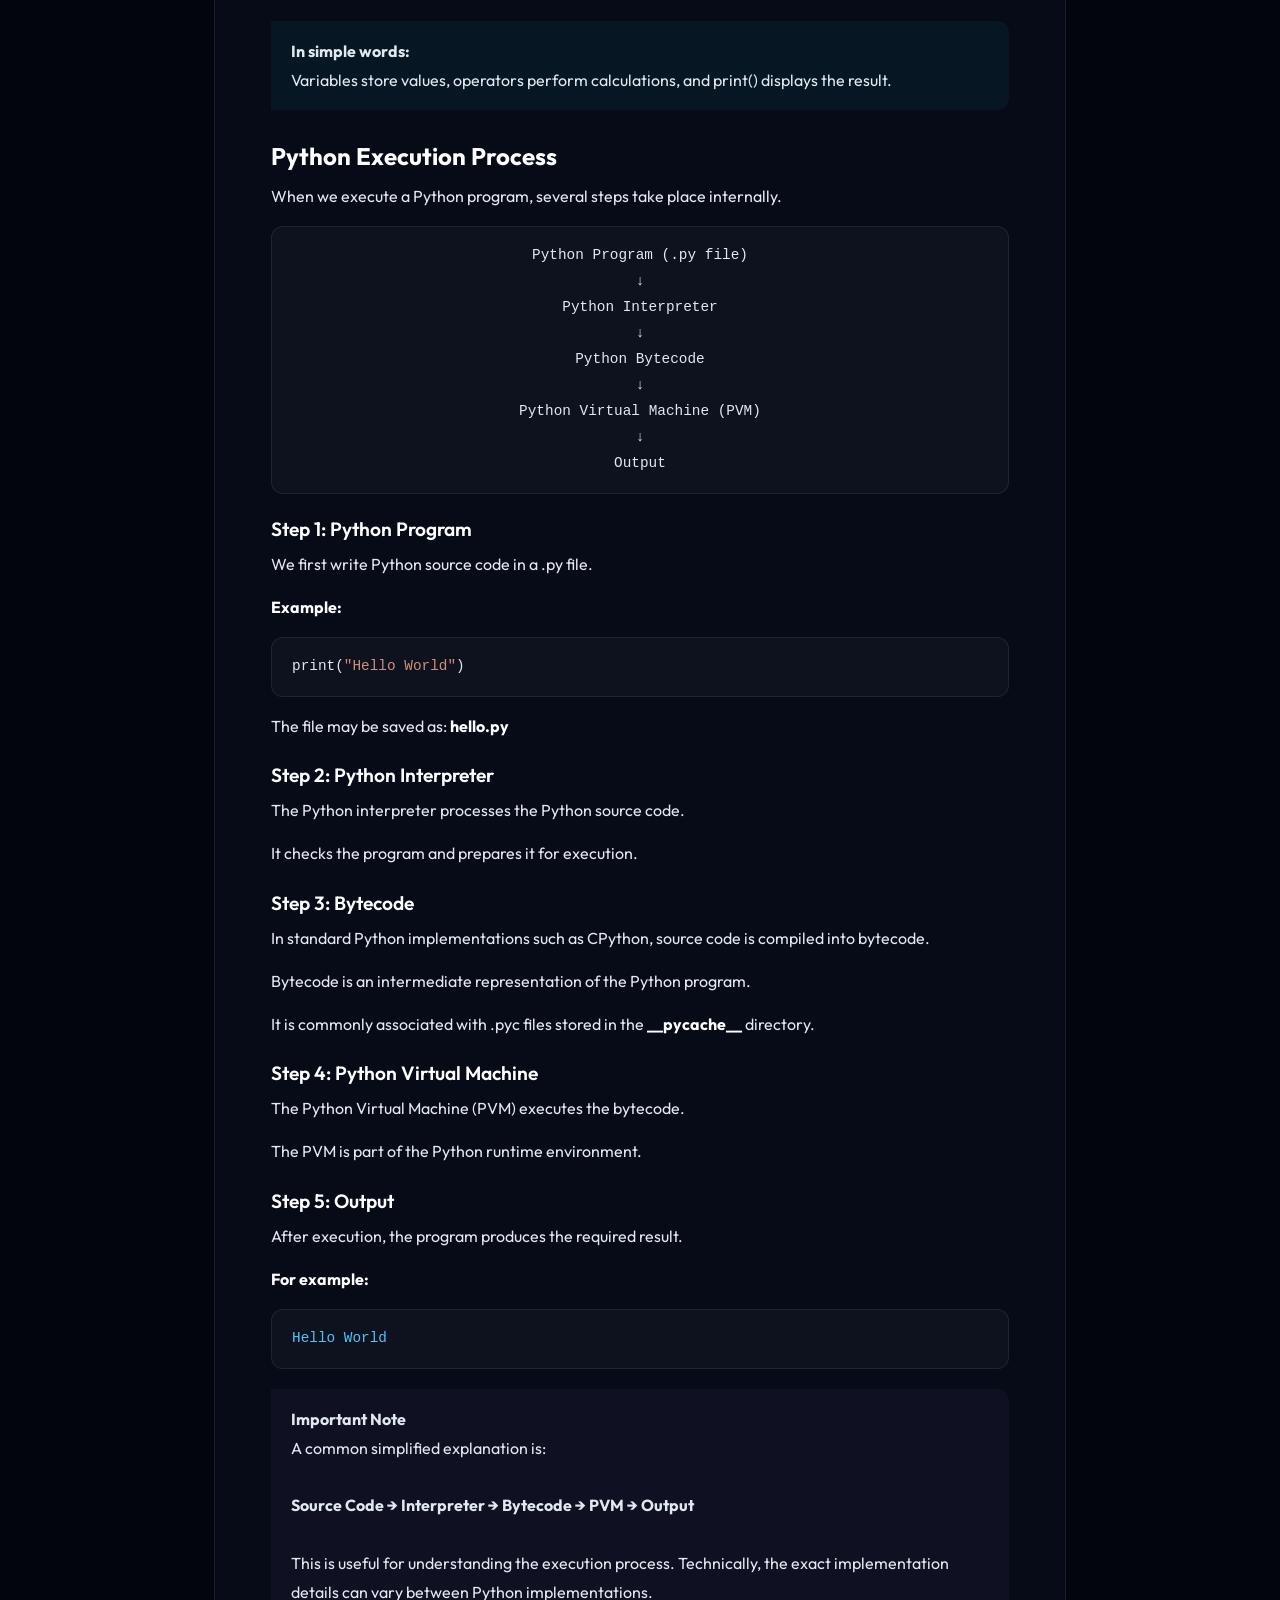
<file: content/python/1.1.2.html>
<!DOCTYPE html>
<html lang="en">
<head>
    <meta charset="UTF-8" />
    <meta name="viewport" content="width=device-width, initial-scale=1.0" />
    <title>1.1.2 Setting Up Python · Mindora</title>

    <!-- ===== FAVICONS ===== -->
    <link rel="icon" type="image/png" sizes="32x32" href="../../assets/favicon.png" />
    <link rel="apple-touch-icon" sizes="180x180" href="../../assets/logo1.png" />

    <!-- ===== FONTS & ICONS ===== -->
    <link rel="preconnect" href="https://fonts.googleapis.com" />
    <link rel="preconnect" href="https://fonts.gstatic.com" crossorigin />
    <link href="https://fonts.googleapis.com/css2?family=Outfit:wght@300;400;500;600;700;800;900&display=swap" rel="stylesheet" />
    <link rel="stylesheet" href="https://cdnjs.cloudflare.com/ajax/libs/font-awesome/6.4.0/css/all.min.css" />

    <!-- ===== STYLES ===== -->
    <link rel="stylesheet" href="../../css/style.css" />
    <link rel="stylesheet" href="../../css/dashboard.css" />
    <link rel="stylesheet" href="./css/lesson.css" />
</head>
<body>

    <!-- ===== PRELOADER ===== -->
    <div class="preloader">
        <div class="loader-ring"></div>
        <div class="loader-text">Loading Lesson...</div>
    </div>

    <!-- ===== BACKGROUND ===== -->
    <div class="bg-layer-1"></div>
    <div class="bg-layer-2"></div>

    <!-- ===== HEADER ===== -->
    <header class="dashboard-header glass-nav">
        <div class="header-container">
            <a href="../../index.html" class="logo-wrapper">
                <img src="../../assets/logo1.png" alt="Mindora" class="brand-logo-img" />
                <span class="brand-logo-text">Mindora</span>
            </a>
            <nav class="header-nav">
                <a href="../../index.html" class="nav-link">
                    <i class="fas fa-home"></i> Home
                </a>
                <a href="../../pages/dashboard.html" class="nav-link">
                    <i class="fas fa-th-large"></i> Dashboard
                </a>
                <a href="index.html" class="nav-link">
                    <i class="fas fa-book-open"></i> Python
                </a>
                <a href="#" class="nav-link active">
                    <i class="fas fa-file-alt"></i> Lesson
                </a>
            </nav>
        </div>
    </header>

    <!-- ===== MAIN CONTENT ===== -->
    <main class="lesson-main">
        <div class="container">
            <!-- Navigation -->
            <div class="lesson-nav-top">
                <a href="index.html" class="back-btn">
                    <i class="fas fa-arrow-left"></i> Back to Course
                </a>
                <div class="lesson-progress">
                    <span>Lesson 2 of 31</span>
                    <div class="progress-bar">
                        <div class="progress-fill" style="width: 6%;"></div>
                    </div>
                </div>
            </div>

            <!-- Lesson Content -->
            <div class="lesson-container" id="lessonContent">
                <!-- Content loaded by JavaScript -->
            </div>

            <!-- Navigation Bottom -->
            <div class="lesson-nav-bottom">
                <a href="1.1.1.html" class="btn-outline">
                    <i class="fas fa-arrow-left"></i> Previous
                </a>
                <a href="1.1.3.html" class="btn-primary">
                    Next Lesson <i class="fas fa-arrow-right"></i>
                </a>
            </div>
        </div>
    </main>

    <!-- ===== FOOTER ===== -->
    <footer class="dashboard-footer">
        <div class="container">
            <p>&copy; 2026 Mindora. Made with <i class="fas fa-heart" style="color: var(--neon-pink);"></i> for learners.</p>
        </div>
    </footer>

    <!-- ===== JAVASCRIPT ===== -->
    <script src="./js/1.1.2.js"></script>
</body>
</html>
</file>
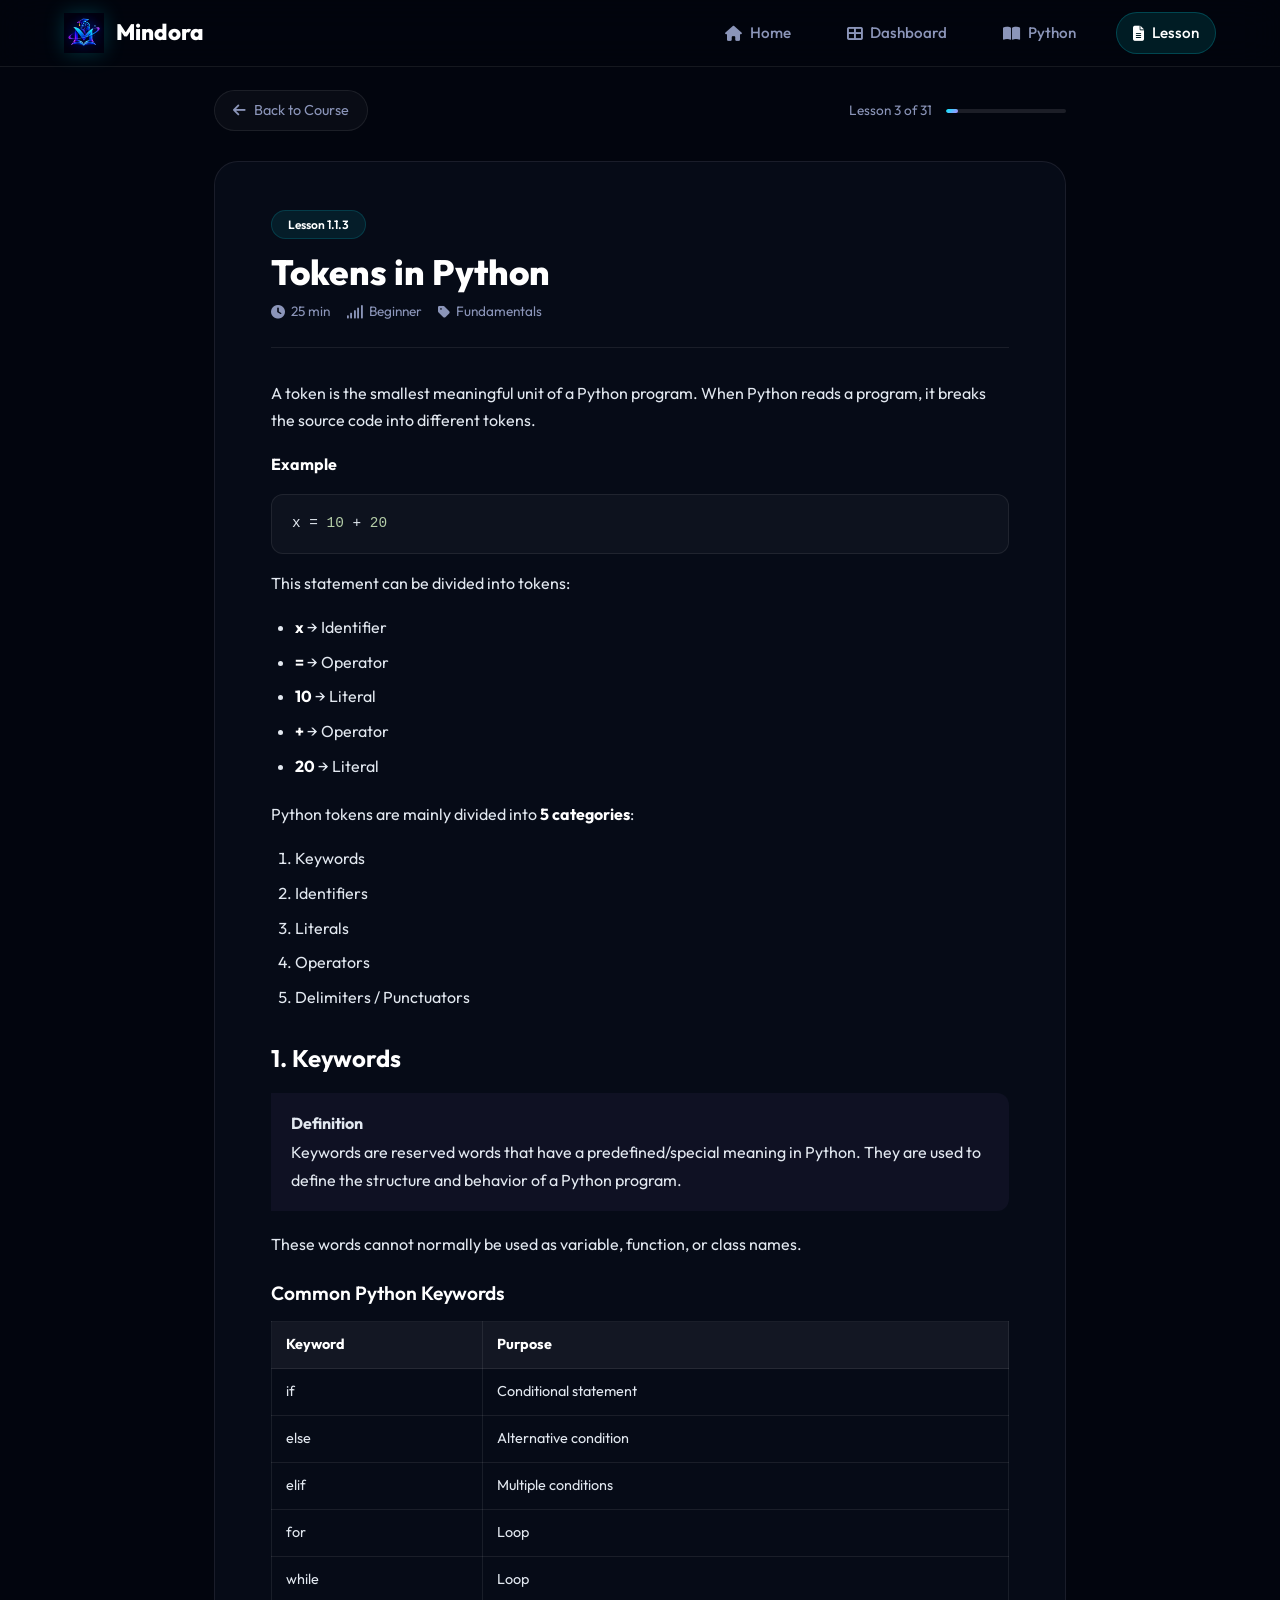
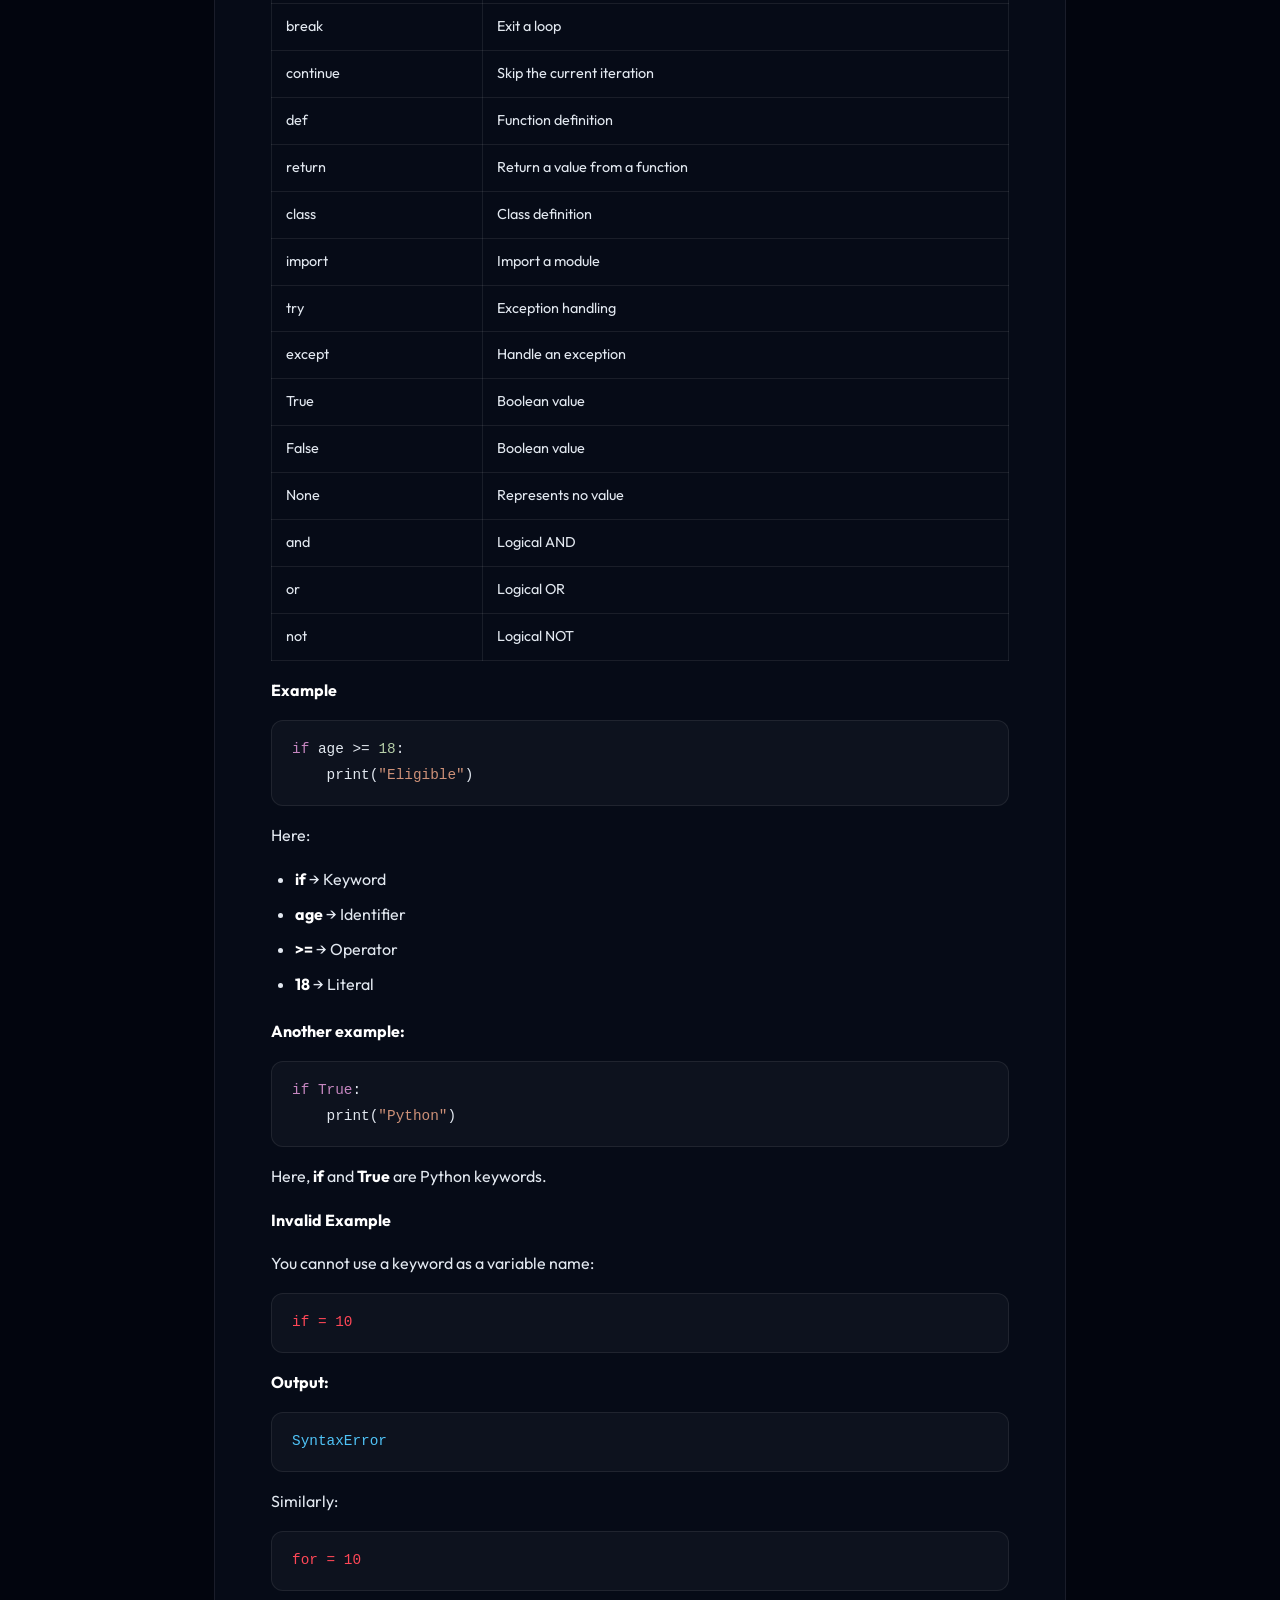
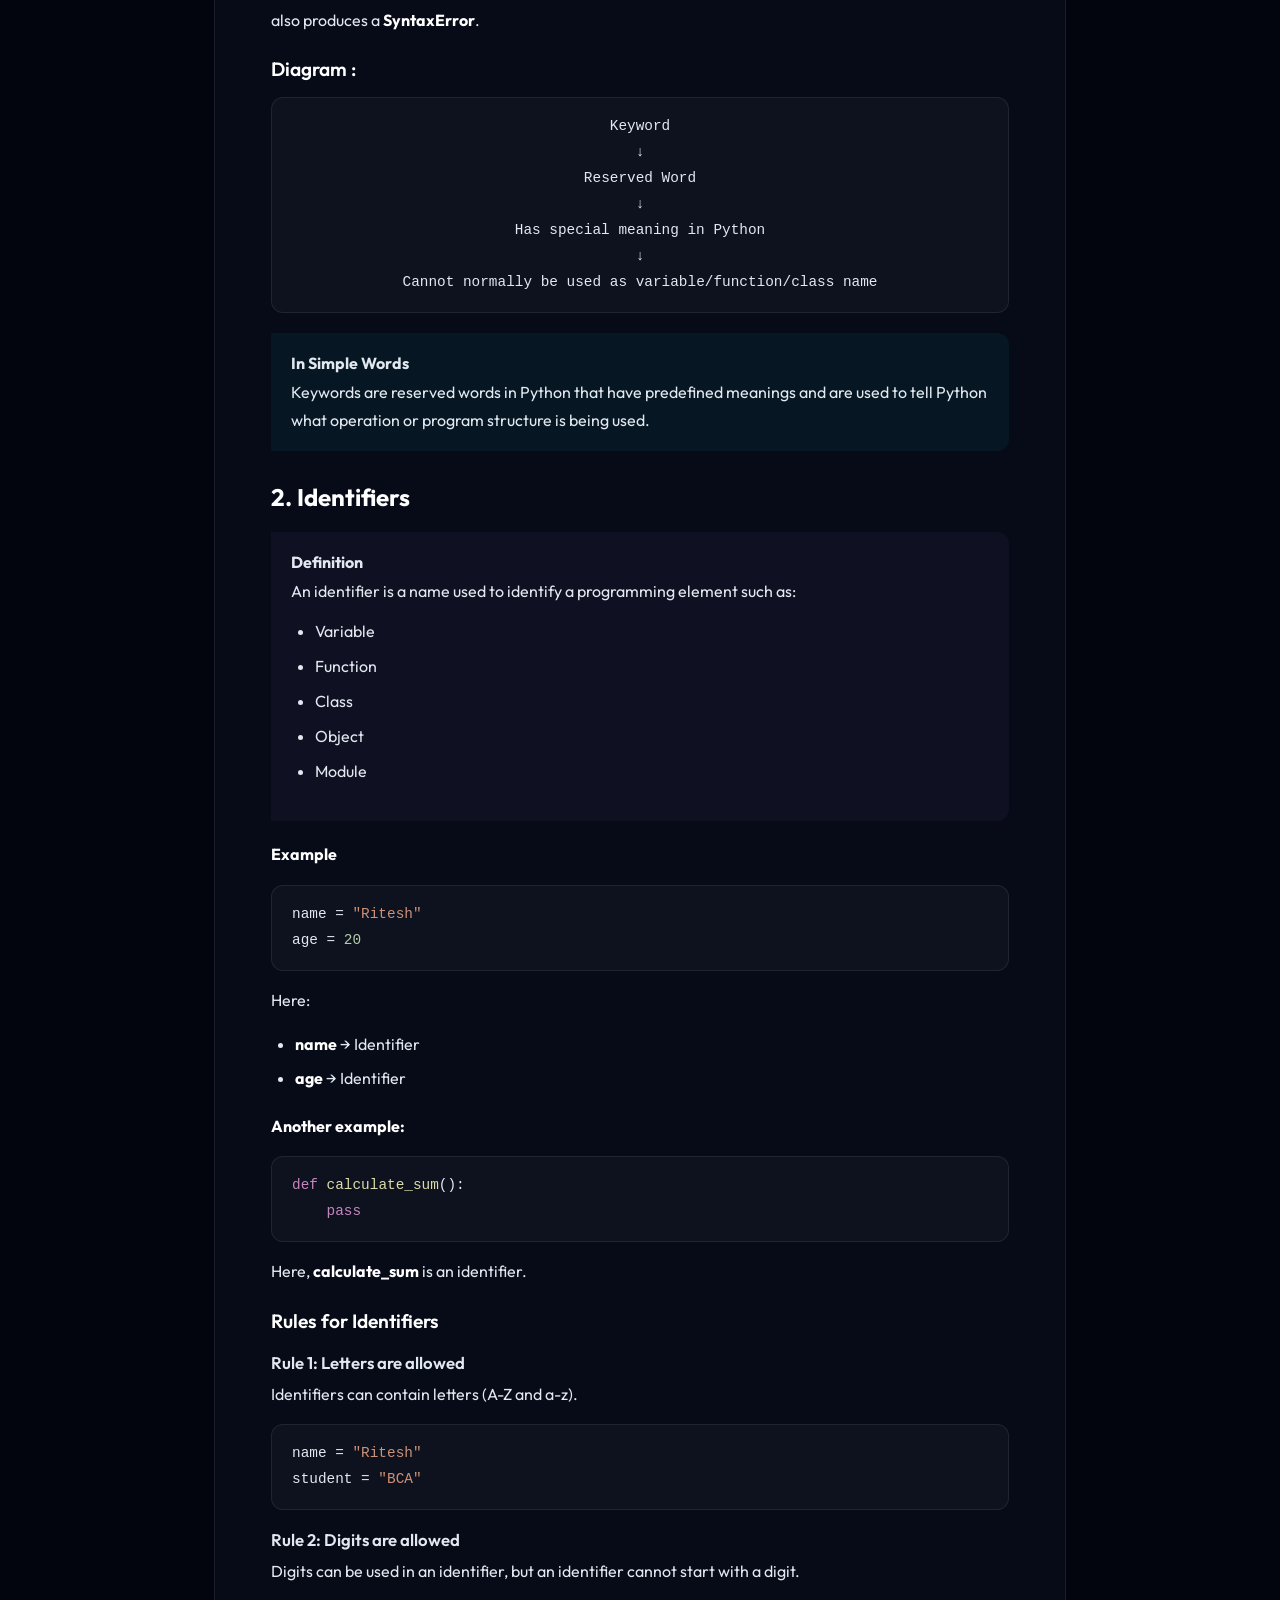
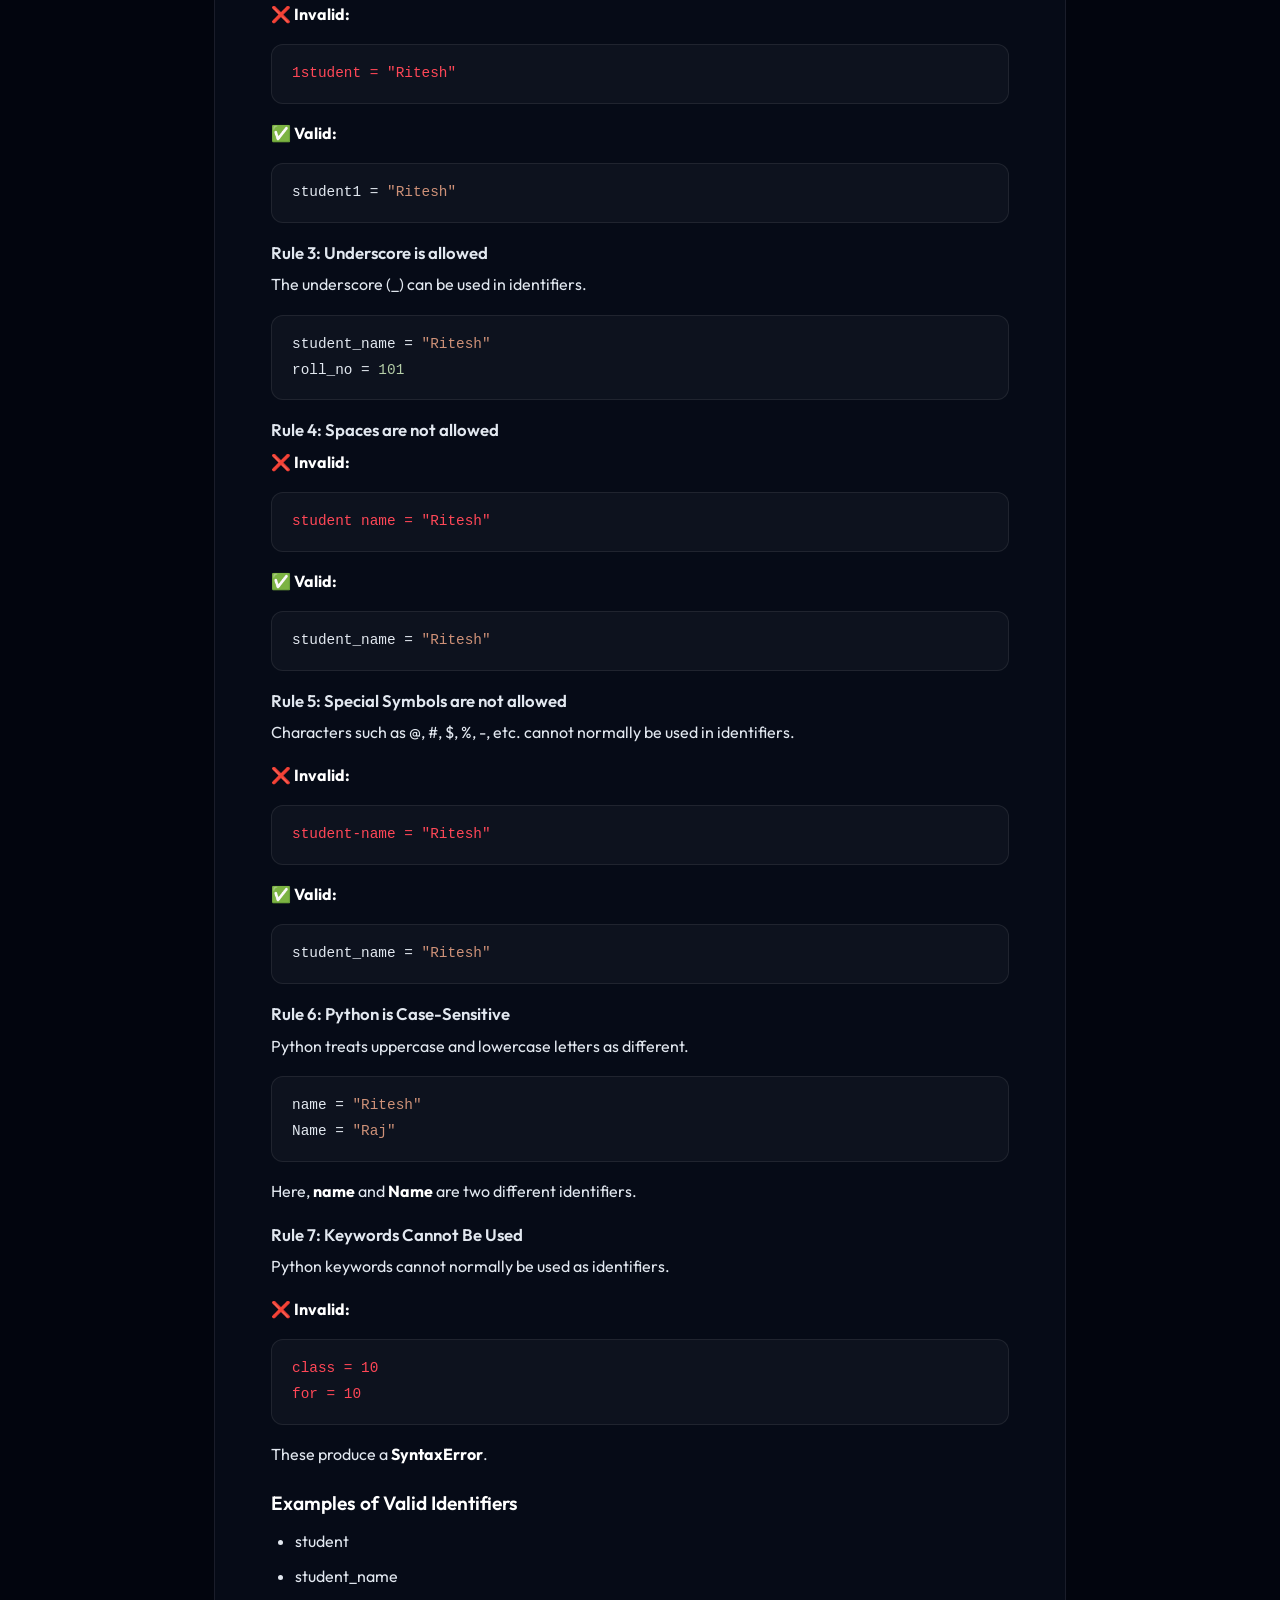
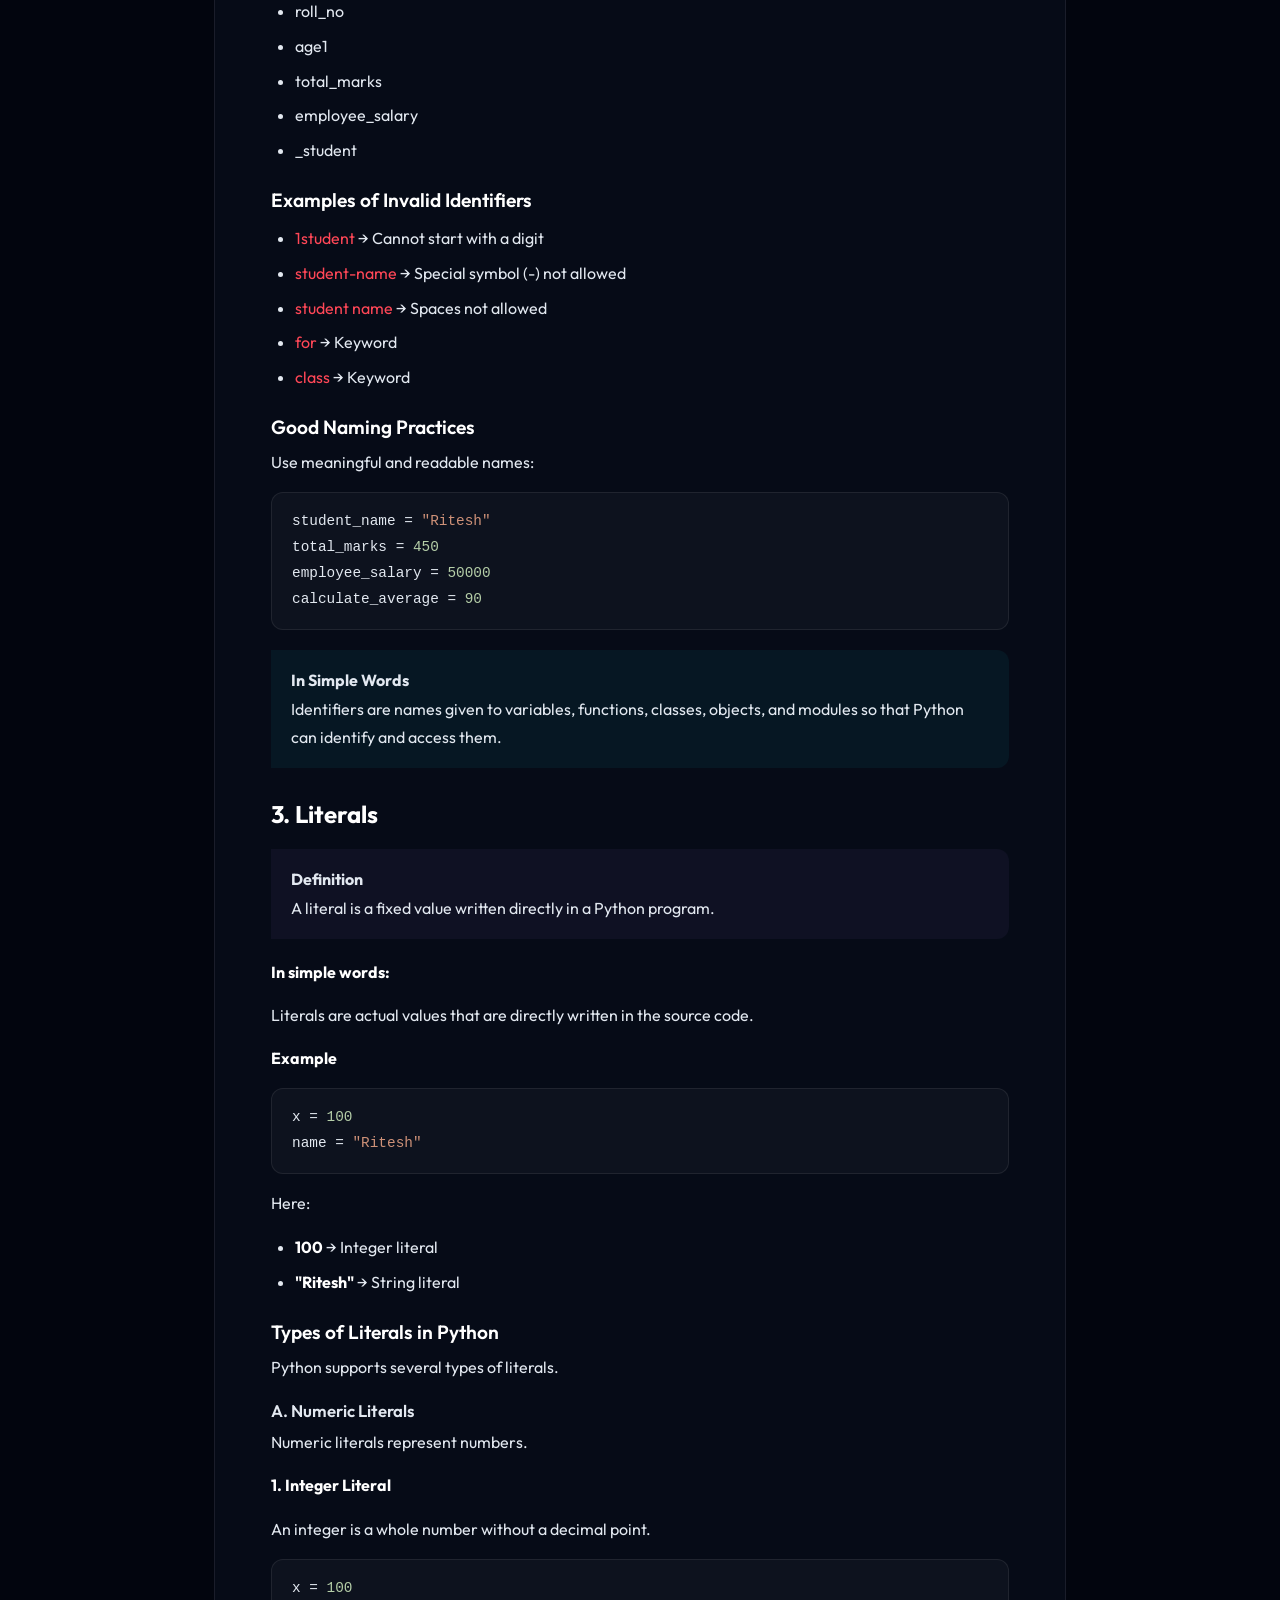
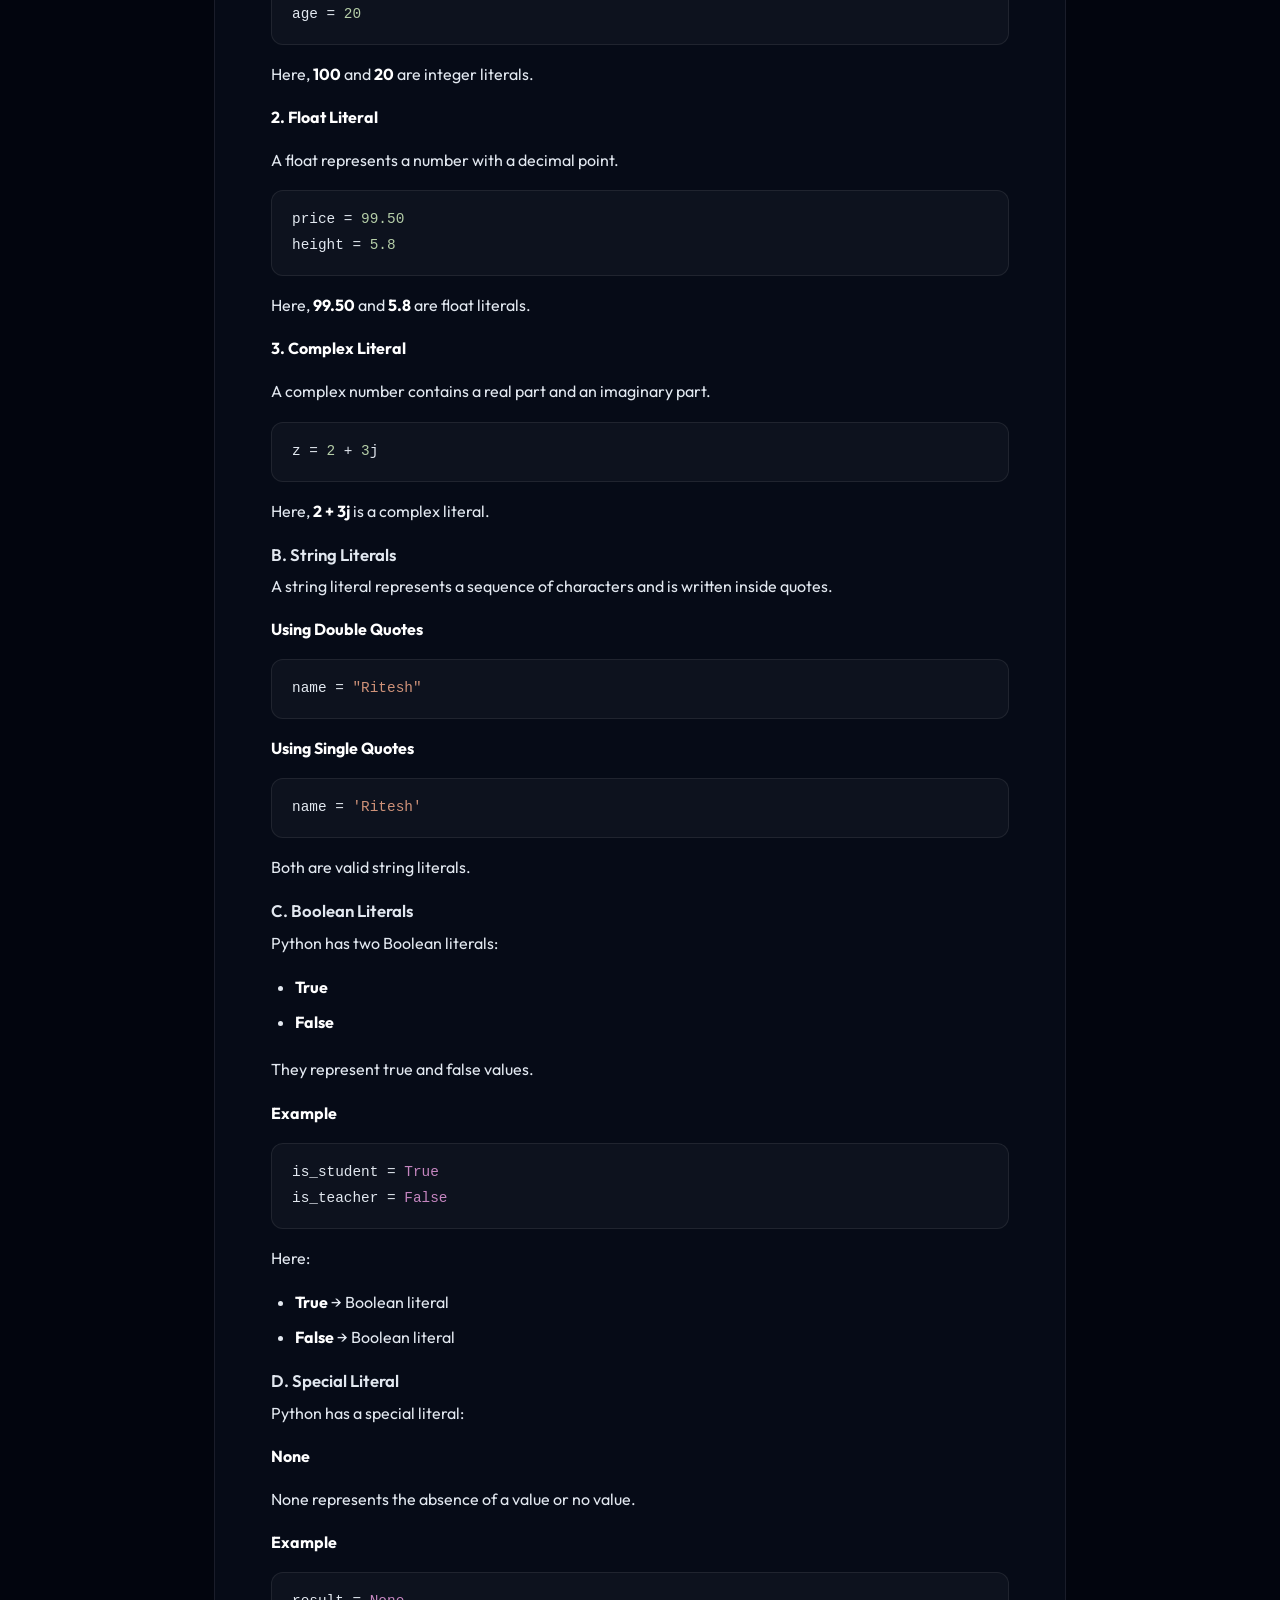
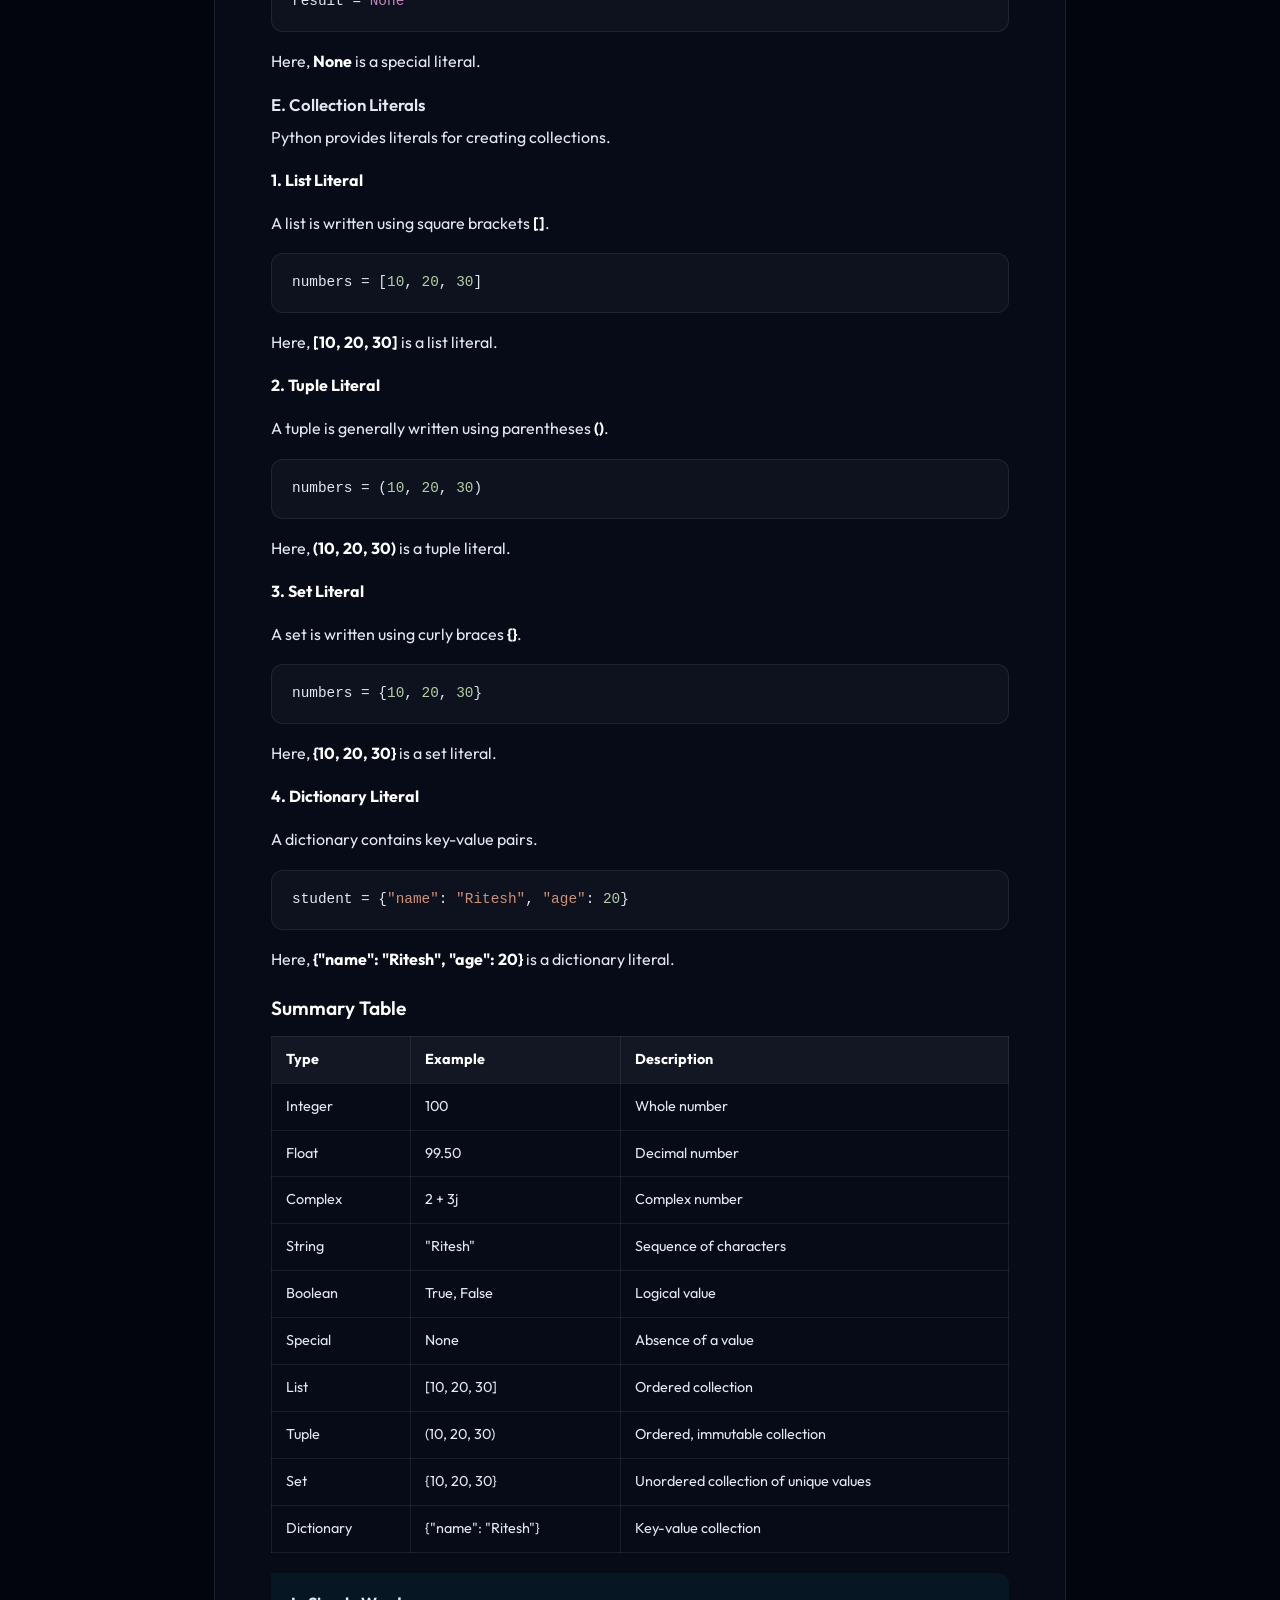
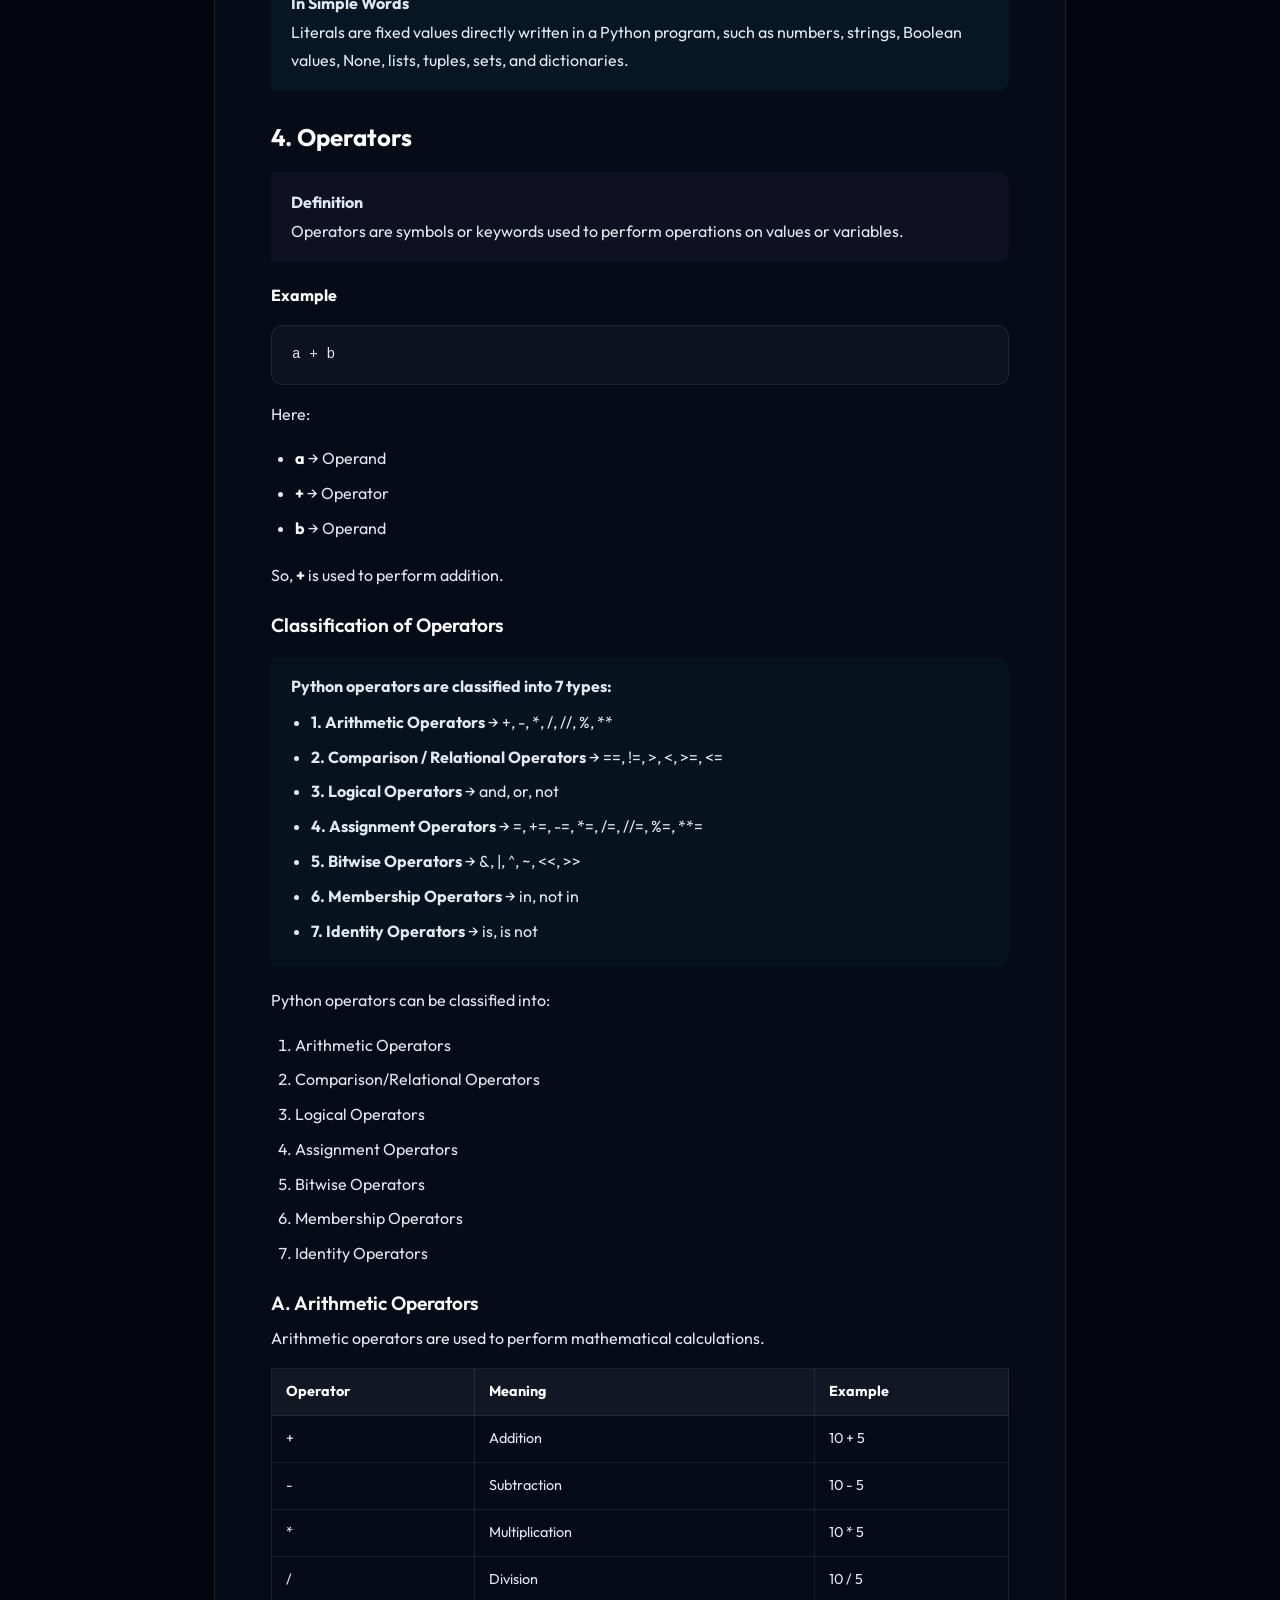
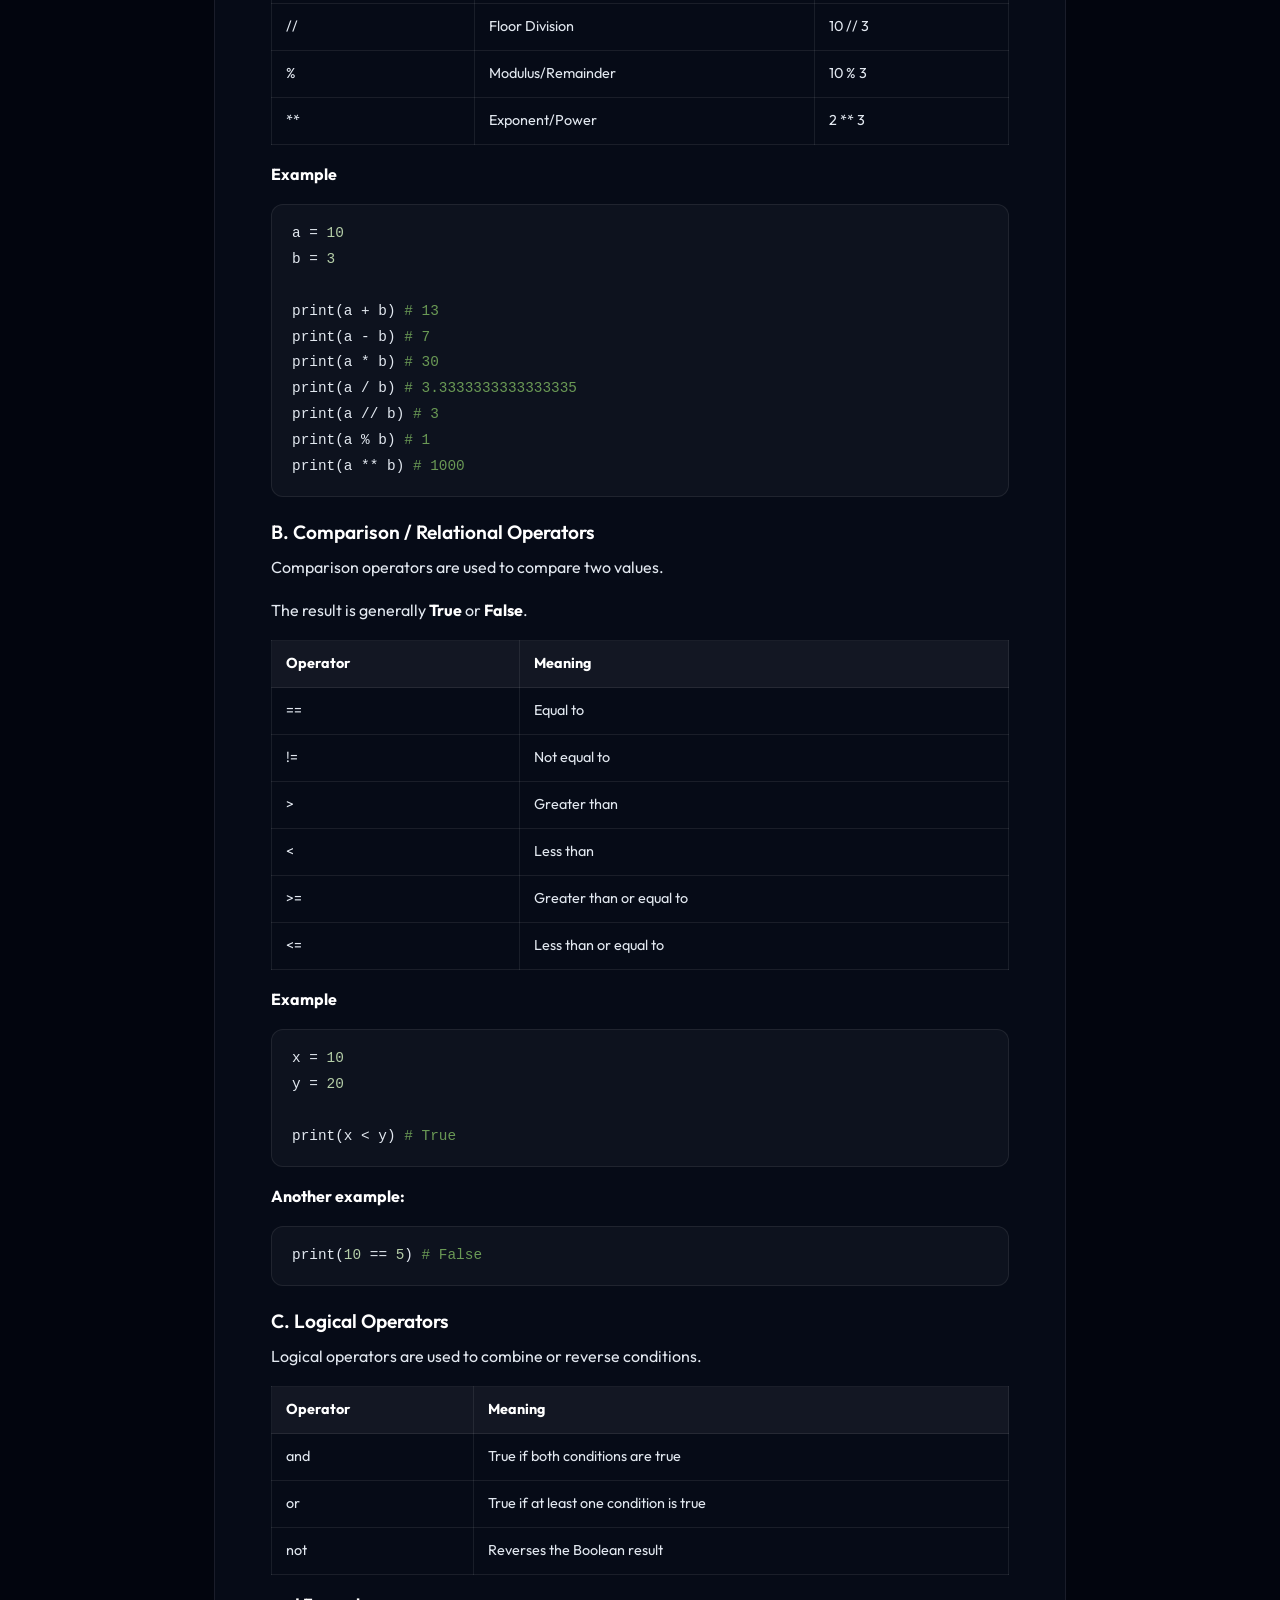
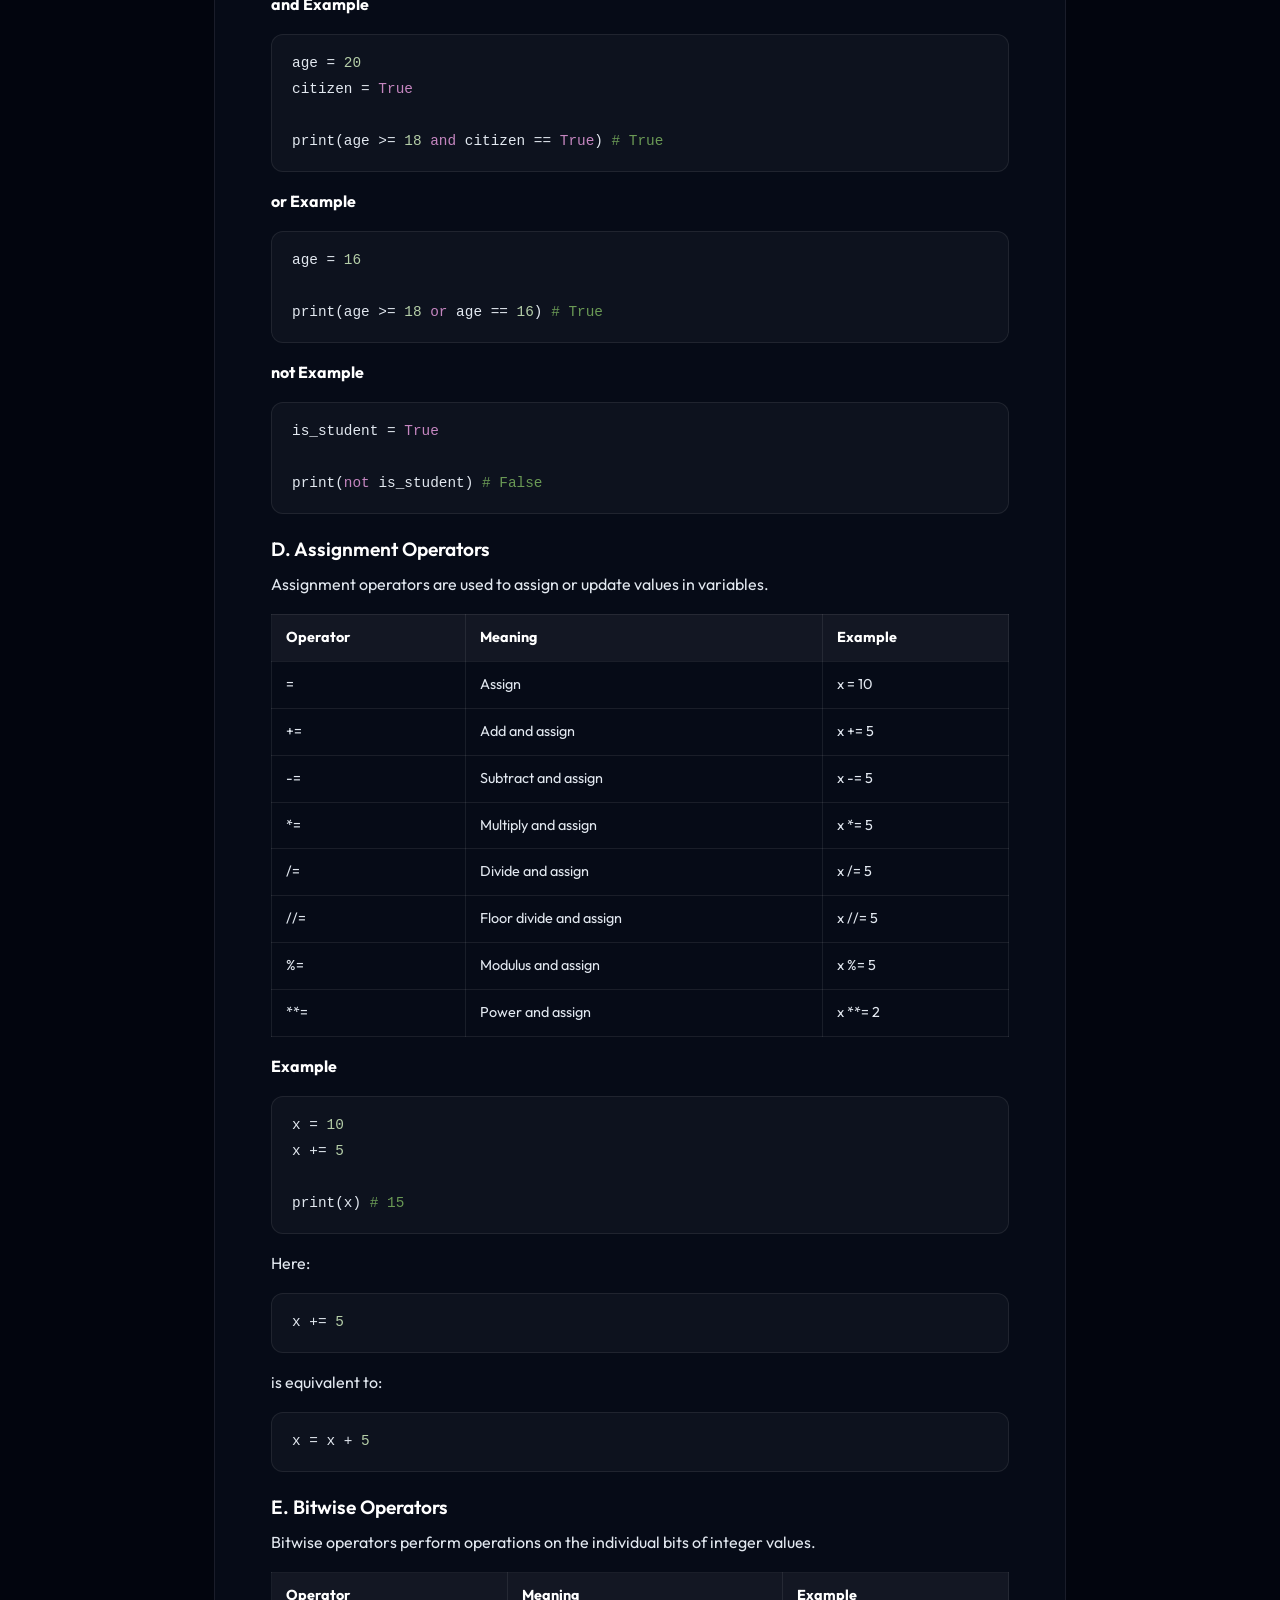
<file: content/python/1.1.3.html>
<!DOCTYPE html>
<html lang="en">
<head>
    <meta charset="UTF-8" />
    <meta name="viewport" content="width=device-width, initial-scale=1.0" />
    <title>1.1.3 Tokens in Python · Mindora</title>

    <!-- ===== FAVICONS ===== -->
    <link rel="icon" type="image/png" sizes="32x32" href="../../assets/favicon.png" />
    <link rel="apple-touch-icon" sizes="180x180" href="../../assets/logo1.png" />

    <!-- ===== FONTS & ICONS ===== -->
    <link rel="preconnect" href="https://fonts.googleapis.com" />
    <link rel="preconnect" href="https://fonts.gstatic.com" crossorigin />
    <link href="https://fonts.googleapis.com/css2?family=Outfit:wght@300;400;500;600;700;800;900&display=swap" rel="stylesheet" />
    <link rel="stylesheet" href="https://cdnjs.cloudflare.com/ajax/libs/font-awesome/6.4.0/css/all.min.css" />

    <!-- ===== STYLES ===== -->
    <link rel="stylesheet" href="../../css/style.css" />
    <link rel="stylesheet" href="../../css/dashboard.css" />
    <link rel="stylesheet" href="./css/lesson.css" />
</head>
<body>

    <!-- ===== PRELOADER ===== -->
    <div class="preloader">
        <div class="loader-ring"></div>
        <div class="loader-text">Loading Lesson...</div>
    </div>

    <!-- ===== BACKGROUND ===== -->
    <div class="bg-layer-1"></div>
    <div class="bg-layer-2"></div>

    <!-- ===== HEADER ===== -->
    <header class="dashboard-header glass-nav">
        <div class="header-container">
            <a href="../../index.html" class="logo-wrapper">
                <img src="../../assets/logo1.png" alt="Mindora" class="brand-logo-img" />
                <span class="brand-logo-text">Mindora</span>
            </a>
            <nav class="header-nav">
                <a href="../../index.html" class="nav-link">
                    <i class="fas fa-home"></i> Home
                </a>
                <a href="../../pages/dashboard.html" class="nav-link">
                    <i class="fas fa-th-large"></i> Dashboard
                </a>
                <a href="index.html" class="nav-link">
                    <i class="fas fa-book-open"></i> Python
                </a>
                <a href="#" class="nav-link active">
                    <i class="fas fa-file-alt"></i> Lesson
                </a>
            </nav>
        </div>
    </header>

    <!-- ===== MAIN CONTENT ===== -->
    <main class="lesson-main">
        <div class="container">
            <!-- Navigation -->
            <div class="lesson-nav-top">
                <a href="index.html" class="back-btn">
                    <i class="fas fa-arrow-left"></i> Back to Course
                </a>
                <div class="lesson-progress">
                    <span>Lesson 3 of 31</span>
                    <div class="progress-bar">
                        <div class="progress-fill" style="width: 10%;"></div>
                    </div>
                </div>
            </div>

            <!-- Lesson Content -->
            <div class="lesson-container" id="lessonContent">
                <!-- Content loaded by JavaScript -->
            </div>

            <!-- Navigation Bottom -->
            <div class="lesson-nav-bottom">
                <a href="1.1.2.html" class="btn-outline">
                    <i class="fas fa-arrow-left"></i> Previous
                </a>
                <a href="1.1.4.html" class="btn-primary">
                    Next Lesson <i class="fas fa-arrow-right"></i>
                </a>
            </div>
        </div>
    </main>

    <!-- ===== FOOTER ===== -->
    <footer class="dashboard-footer">
        <div class="container">
            <p>&copy; 2026 Mindora. Made with <i class="fas fa-heart" style="color: var(--neon-pink);"></i> for learners.</p>
        </div>
    </footer>

    <!-- ===== JAVASCRIPT ===== -->
    <script src="./js/1.1.3.js"></script>
</body>
</html>
</file>
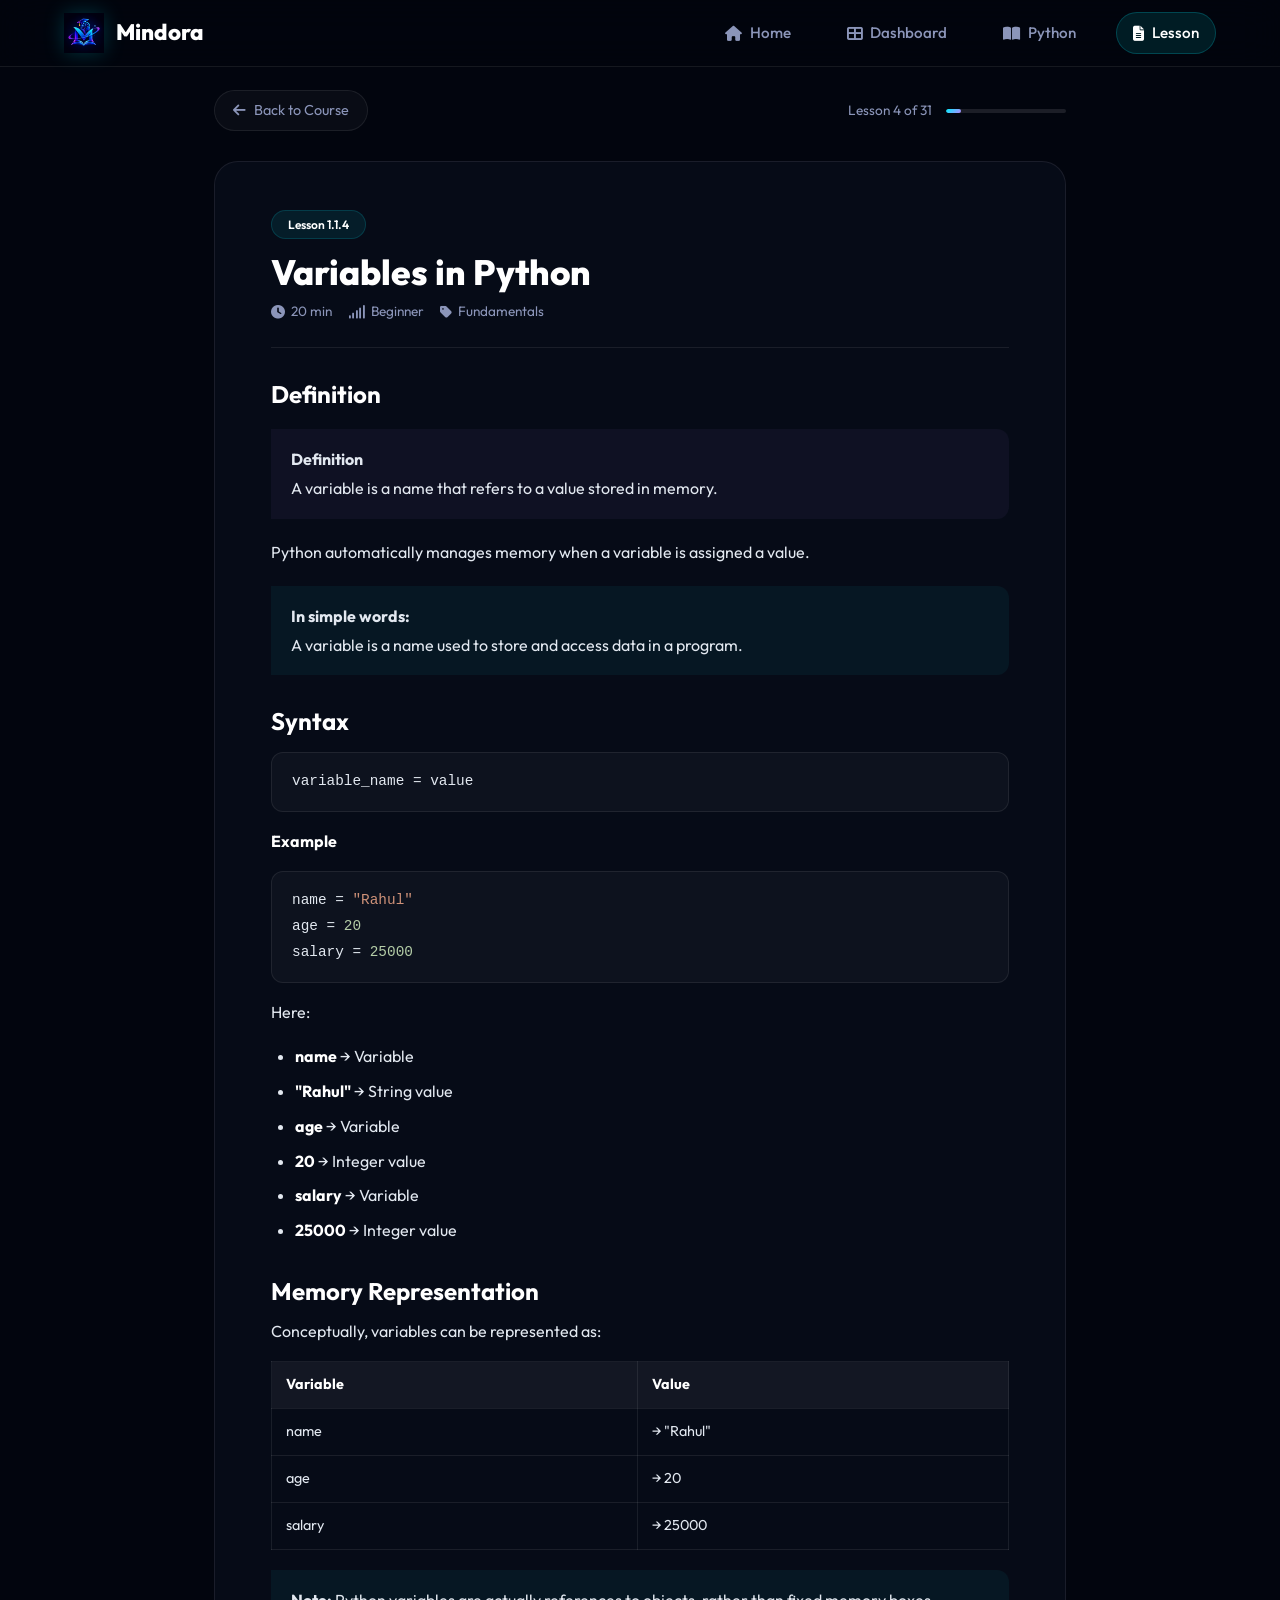
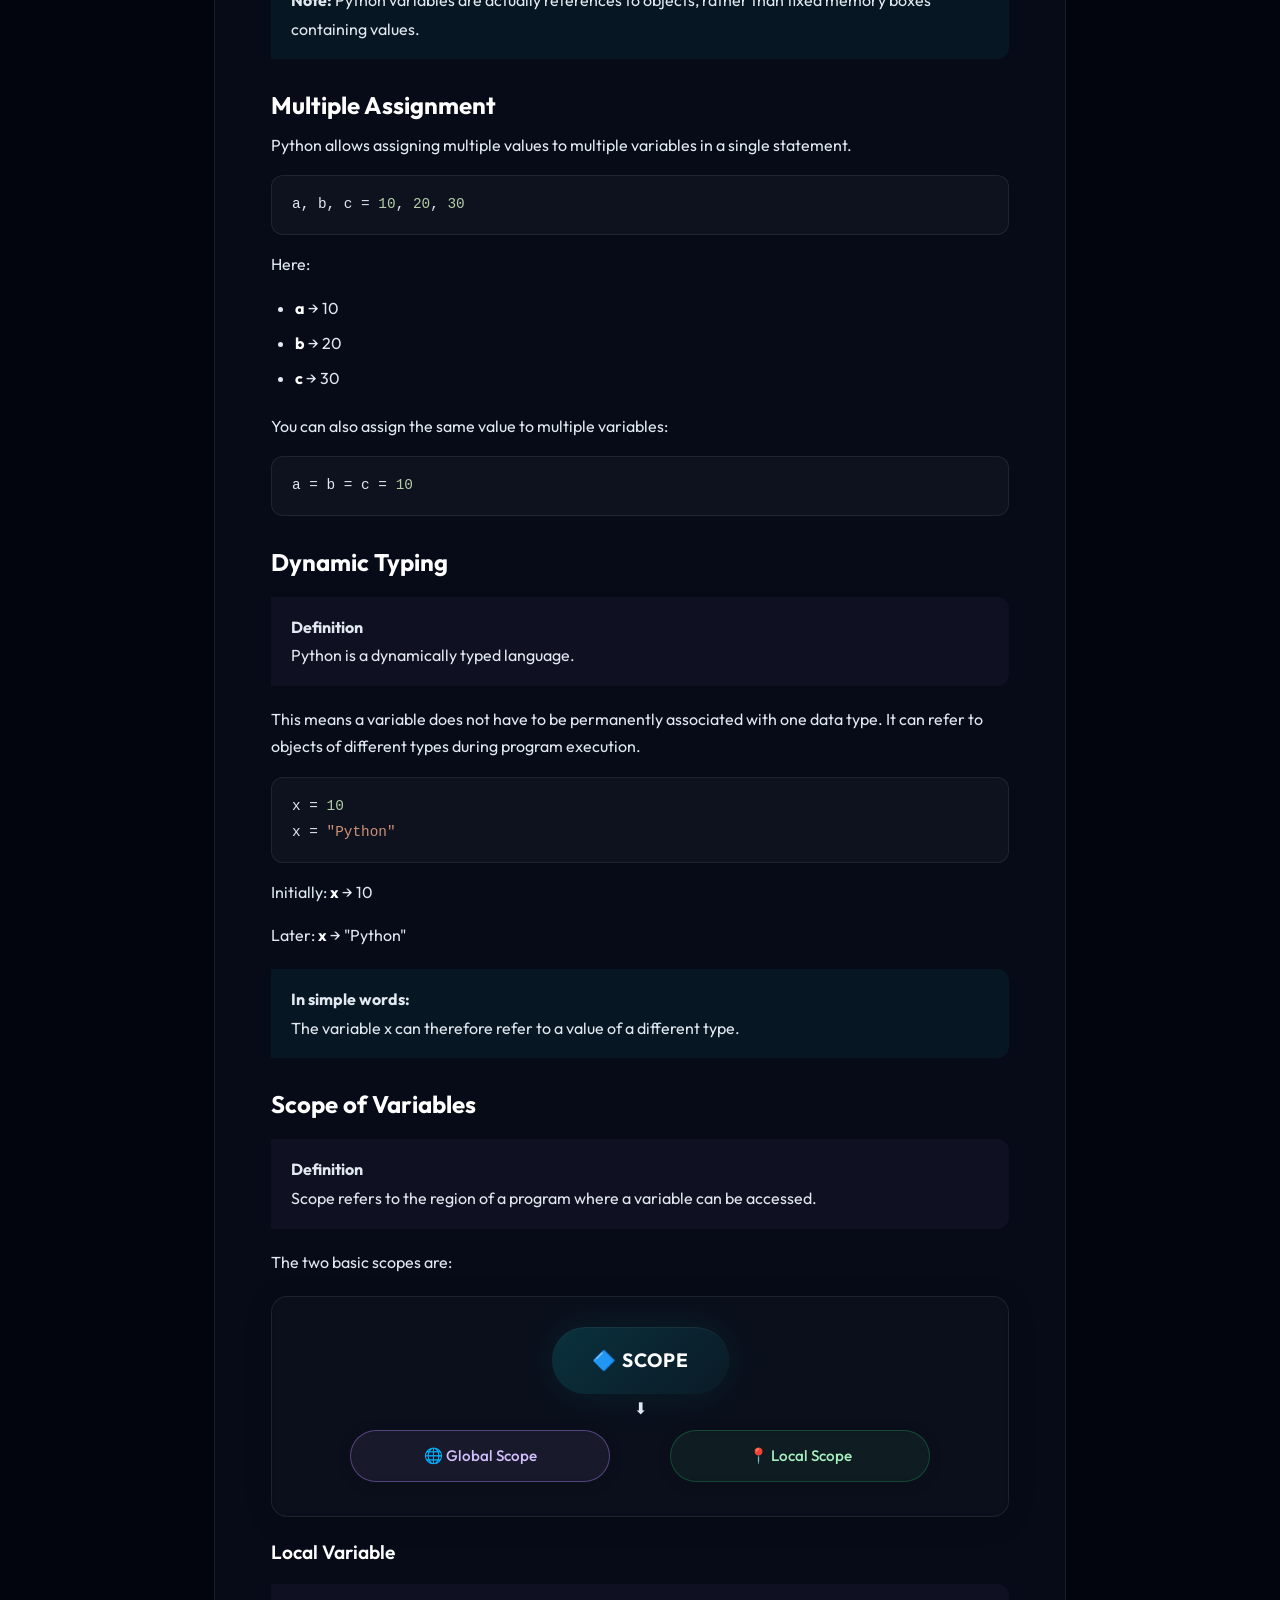
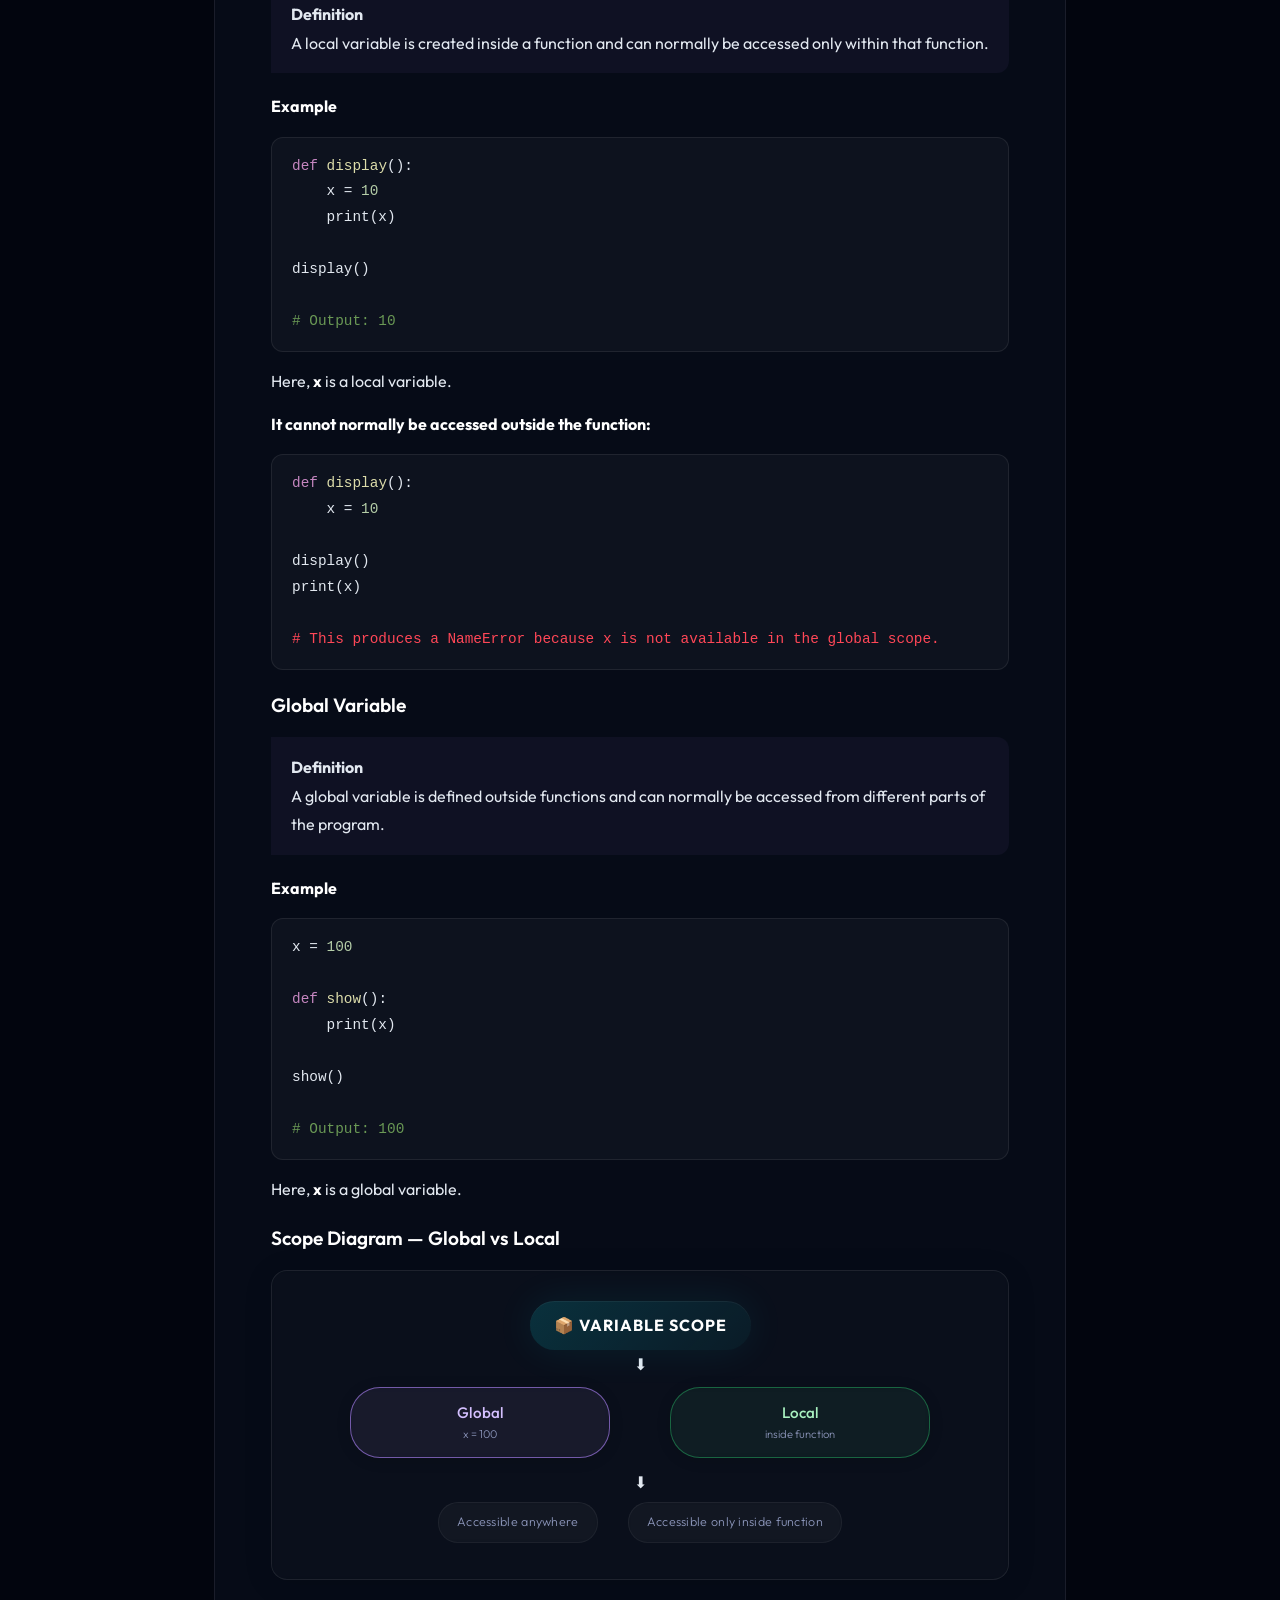
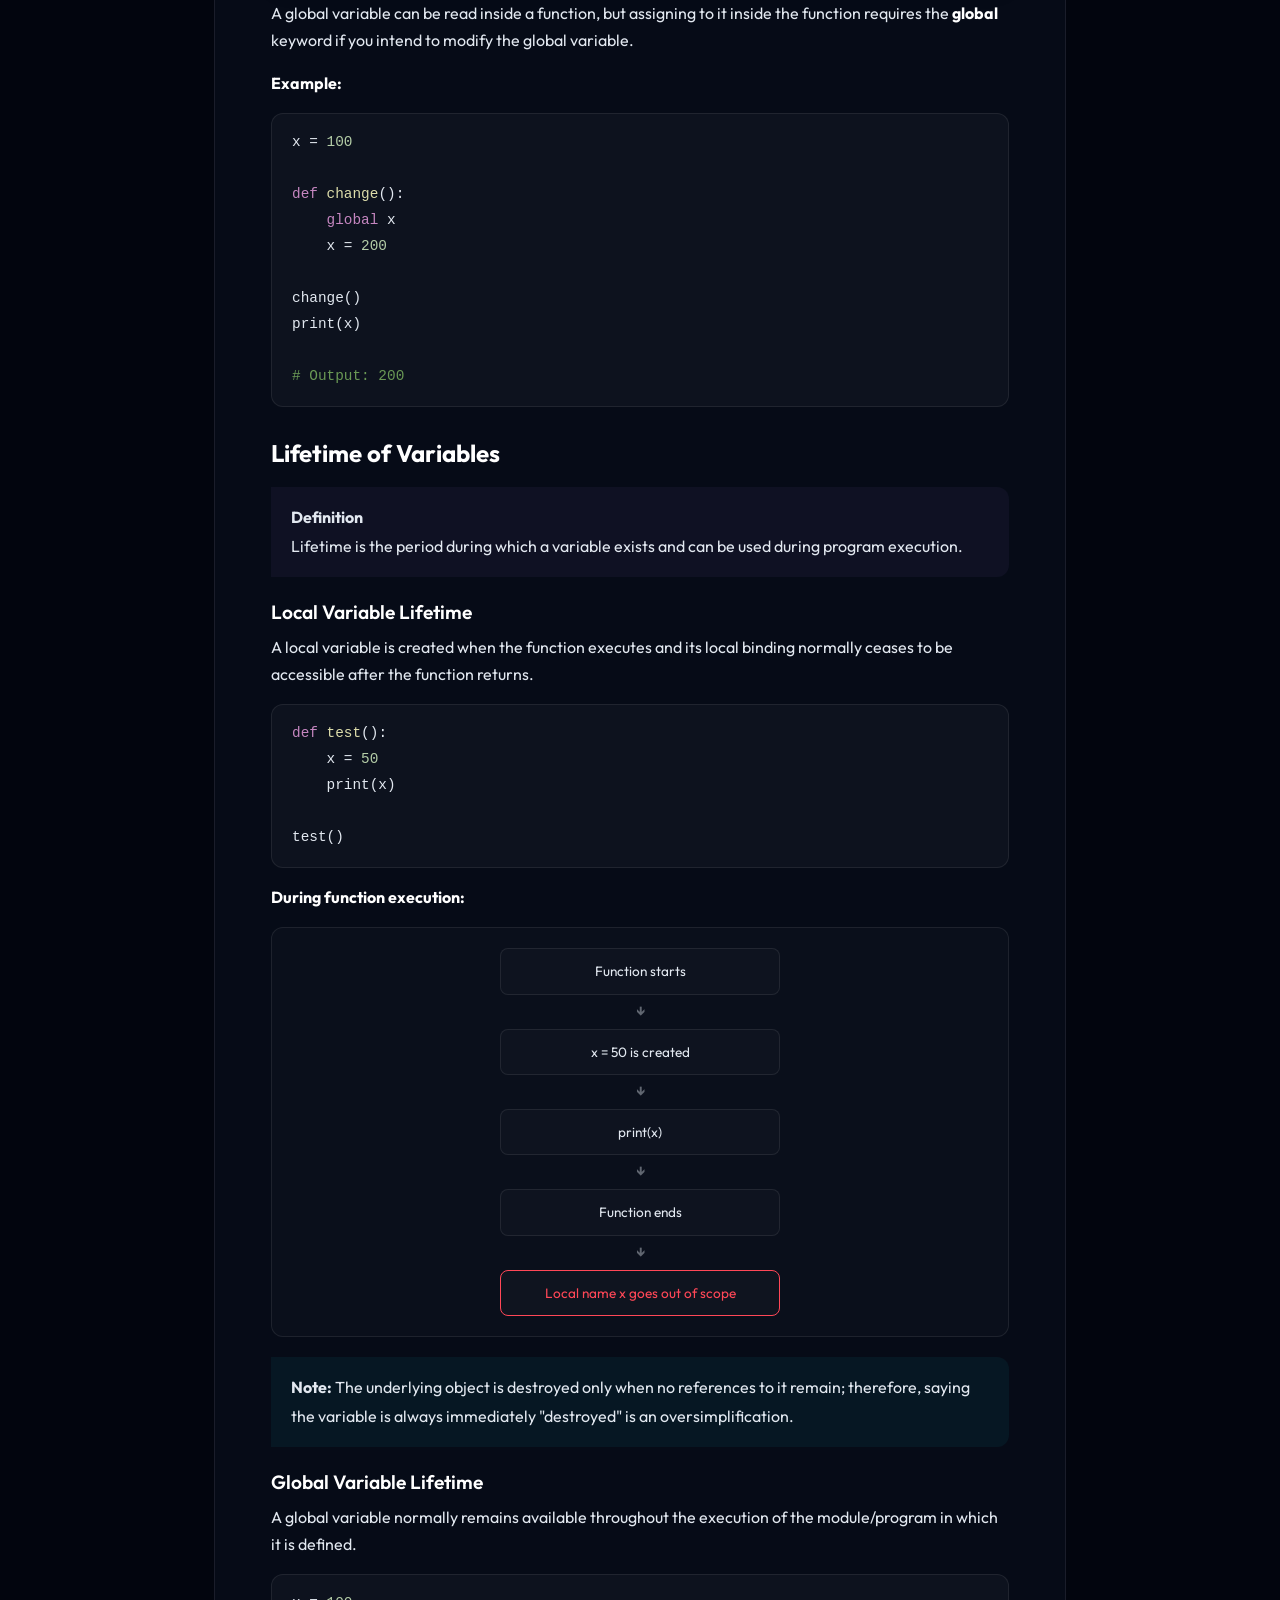
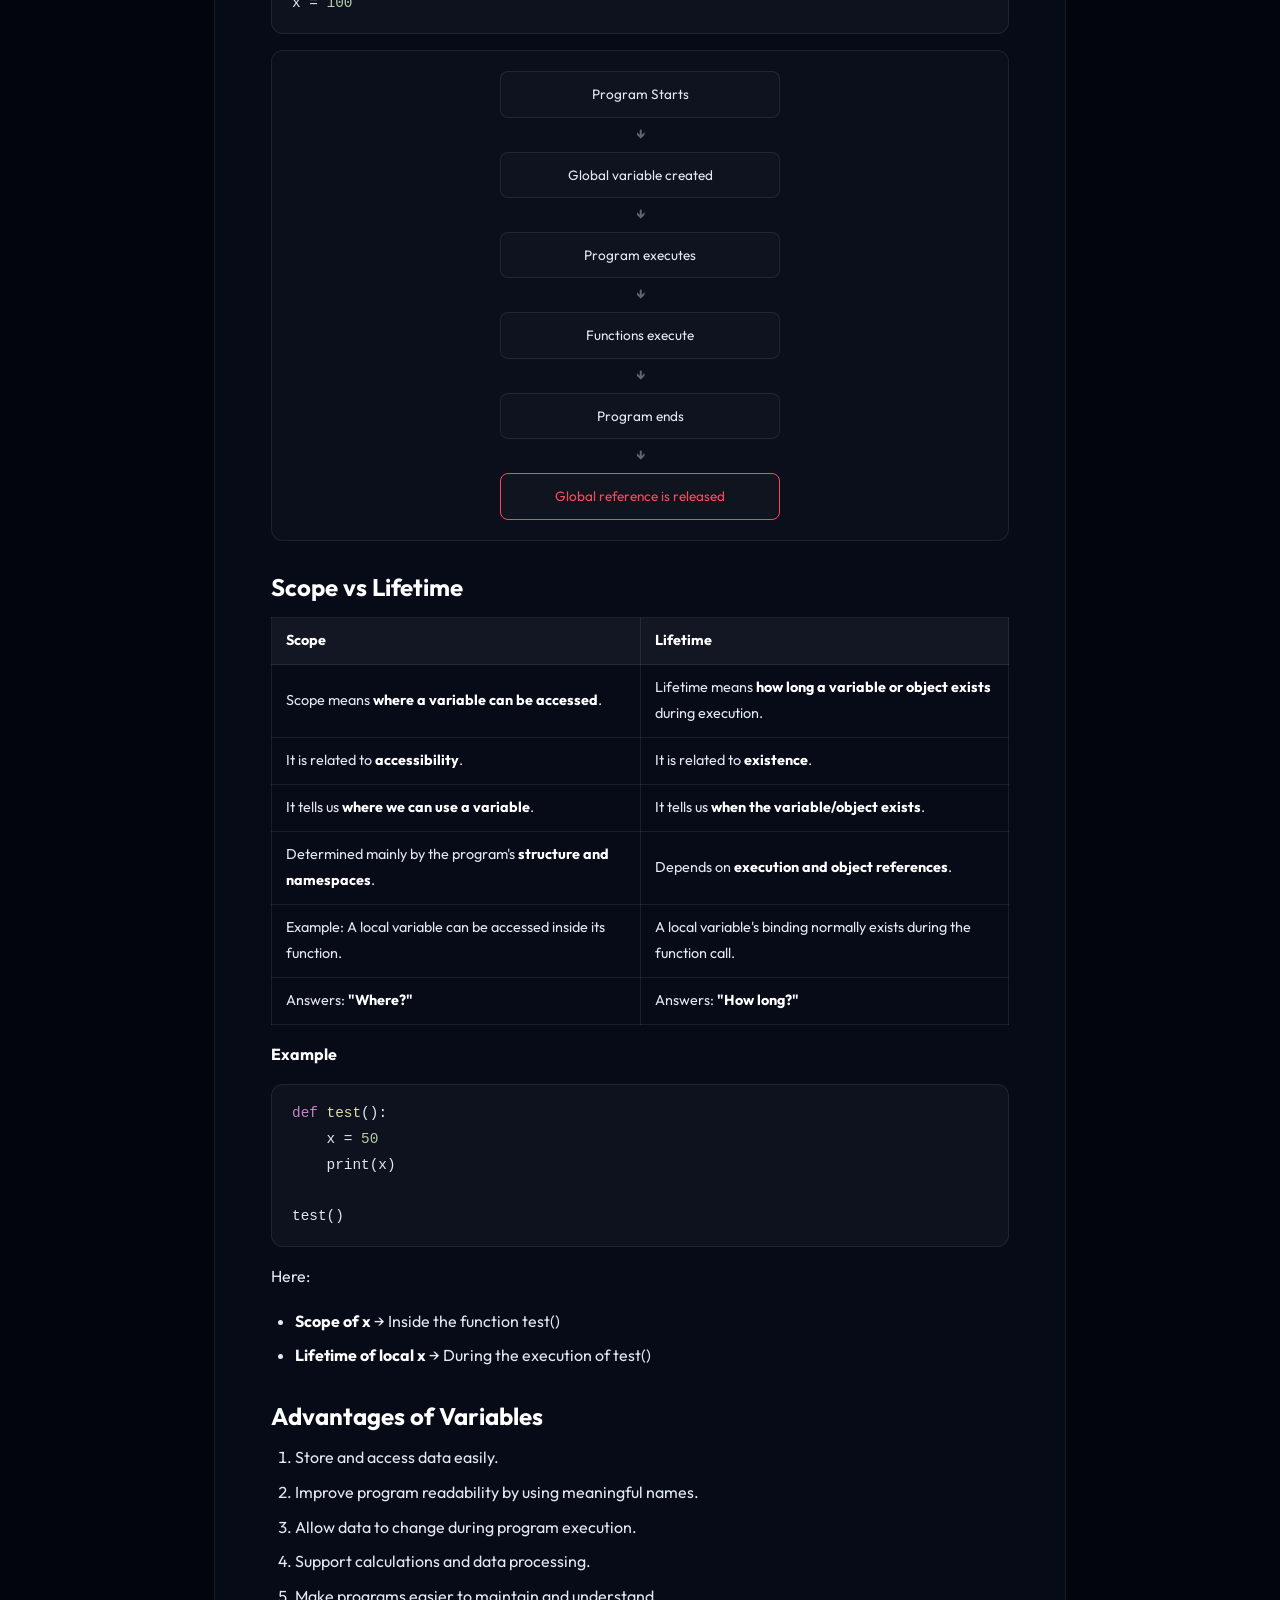
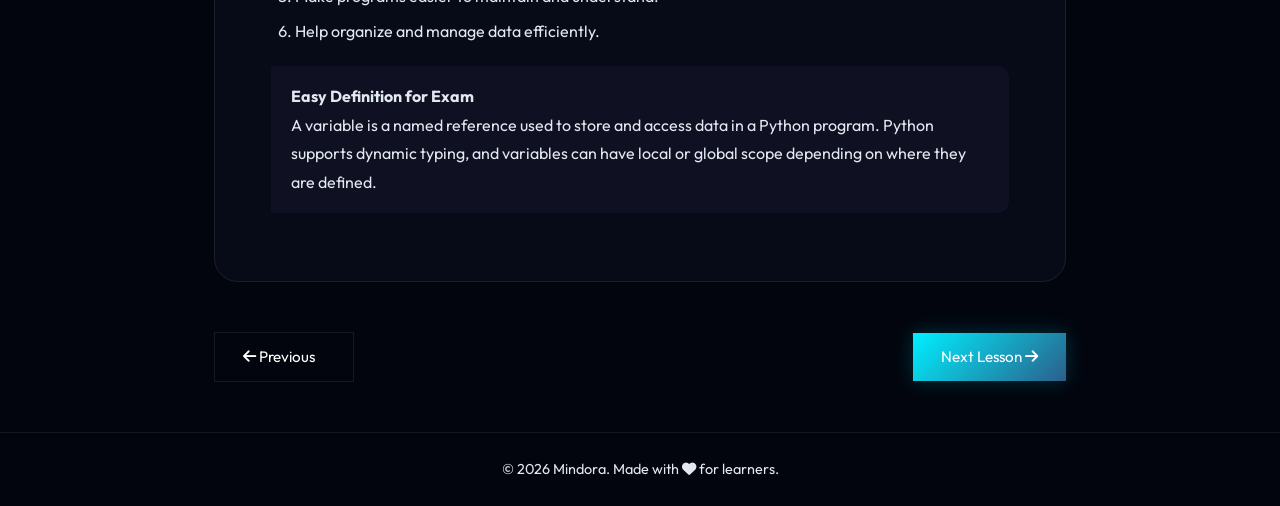
<file: content/python/1.1.4.html>
<!DOCTYPE html>
<html lang="en">
<head>
    <meta charset="UTF-8" />
    <meta name="viewport" content="width=device-width, initial-scale=1.0" />
    <title>1.1.4 Variables in Python · Mindora</title>

    <!-- ===== FAVICONS ===== -->
    <link rel="icon" type="image/png" sizes="32x32" href="../../assets/favicon.png" />
    <link rel="apple-touch-icon" sizes="180x180" href="../../assets/logo1.png" />

    <!-- ===== FONTS & ICONS ===== -->
    <link rel="preconnect" href="https://fonts.googleapis.com" />
    <link rel="preconnect" href="https://fonts.gstatic.com" crossorigin />
    <link href="https://fonts.googleapis.com/css2?family=Outfit:wght@300;400;500;600;700;800;900&display=swap" rel="stylesheet" />
    <link rel="stylesheet" href="https://cdnjs.cloudflare.com/ajax/libs/font-awesome/6.4.0/css/all.min.css" />

    <!-- ===== STYLES ===== -->
    <link rel="stylesheet" href="../../css/style.css" />
    <link rel="stylesheet" href="../../css/dashboard.css" />
    <link rel="stylesheet" href="./css/lesson.css" />
    <link rel="stylesheet" href="./css/1.1.4.css" />
</head>
<body>

    <!-- ===== PRELOADER ===== -->
    <div class="preloader">
        <div class="loader-ring"></div>
        <div class="loader-text">Loading Lesson...</div>
    </div>

    <!-- ===== BACKGROUND ===== -->
    <div class="bg-layer-1"></div>
    <div class="bg-layer-2"></div>

    <!-- ===== HEADER ===== -->
    <header class="dashboard-header glass-nav">
        <div class="header-container">
            <a href="../../index.html" class="logo-wrapper">
                <img src="../../assets/logo1.png" alt="Mindora" class="brand-logo-img" />
                <span class="brand-logo-text">Mindora</span>
            </a>
            <nav class="header-nav">
                <a href="../../index.html" class="nav-link">
                    <i class="fas fa-home"></i> Home
                </a>
                <a href="../../pages/dashboard.html" class="nav-link">
                    <i class="fas fa-th-large"></i> Dashboard
                </a>
                <a href="index.html" class="nav-link">
                    <i class="fas fa-book-open"></i> Python
                </a>
                <a href="#" class="nav-link active">
                    <i class="fas fa-file-alt"></i> Lesson
                </a>
            </nav>
        </div>
    </header>

    <!-- ===== MAIN CONTENT ===== -->
    <main class="lesson-main">
        <div class="container">
            <!-- Navigation -->
            <div class="lesson-nav-top">
                <a href="index.html" class="back-btn">
                    <i class="fas fa-arrow-left"></i> Back to Course
                </a>
                <div class="lesson-progress">
                    <span>Lesson 4 of 31</span>
                    <div class="progress-bar">
                        <div class="progress-fill" style="width: 13%;"></div>
                    </div>
                </div>
            </div>

            <!-- Lesson Content -->
            <div class="lesson-container" id="lessonContent">
                <!-- Content loaded by JavaScript -->
            </div>

            <!-- Navigation Bottom -->
            <div class="lesson-nav-bottom">
                <a href="1.1.3.html" class="btn-outline">
                    <i class="fas fa-arrow-left"></i> Previous
                </a>
                <a href="1.1.5.html" class="btn-primary">
                    Next Lesson <i class="fas fa-arrow-right"></i>
                </a>
            </div>
        </div>
    </main>

    <!-- ===== FOOTER ===== -->
    <footer class="dashboard-footer">
        <div class="container">
            <p>&copy; 2026 Mindora. Made with <i class="fas fa-heart" style="color: var(--neon-pink);"></i> for learners.</p>
        </div>
    </footer>

    <!-- ===== JAVASCRIPT ===== -->
    <script src="./js/1.1.4.js"></script>
</body>
</html>
</file>
<file: css/style.css>
/* ============================================
   🌐 MINORA GLOBAL STYLESHEET
   Version: 1.0.0
   Description: Base styles for all Mindora pages
   ============================================ */

/* ============================================
   🎨 CSS VARIABLES / CUSTOM PROPERTIES
   ============================================ */

:root {
    /* ---------- Colors ---------- */
    --color-primary: #00f0ff;
    --color-primary-dark: #00b8c9;
    --color-primary-light: #66f5ff;
    --color-secondary: #b388ff;
    --color-secondary-dark: #8c5fe6;
    --color-accent: #ff4081;
    --color-accent-dark: #d81b60;
    
    /* ---------- Background Colors ---------- */
    --bg-deep: #02050e;
    --bg-dark: #0a0f1f;
    --bg-medium: #111827;
    --bg-card: rgba(255, 255, 255, 0.03);
    --bg-glass: rgba(10, 15, 31, 0.6);
    --bg-input: rgba(255, 255, 255, 0.03);
    
    /* ---------- Border Colors ---------- */
    --border-glass: rgba(255, 255, 255, 0.08);
    --border-light: rgba(255, 255, 255, 0.1);
    --border-medium: rgba(255, 255, 255, 0.15);
    --border-primary: rgba(0, 240, 255, 0.3);
    
    /* ---------- Text Colors ---------- */
    --text-primary: #ffffff;
    --text-secondary: #e2e8f0;
    --text-muted: #8b95b9;
    --text-dim: #4a5568;
    --text-inverse: #02050e;
    
    /* ---------- Gradients ---------- */
    --gradient-primary: linear-gradient(135deg, #00f0ff, #b388ff);
    --gradient-secondary: linear-gradient(135deg, #b388ff, #ff4081);
    --gradient-button: linear-gradient(135deg, #00f0ff, #2b5f8a);
    --gradient-hero: linear-gradient(135deg, rgba(0, 240, 255, 0.1), rgba(179, 136, 255, 0.1));
    --gradient-glass: linear-gradient(135deg, rgba(255, 255, 255, 0.05), rgba(255, 255, 255, 0.01));
    
    /* ---------- Shadows ---------- */
    --shadow-sm: 0 2px 8px rgba(0, 0, 0, 0.2);
    --shadow-md: 0 4px 20px rgba(0, 0, 0, 0.3);
    --shadow-lg: 0 8px 40px rgba(0, 0, 0, 0.4);
    --shadow-xl: 0 16px 60px rgba(0, 0, 0, 0.5);
    --shadow-glow-cyan: 0 0 30px rgba(0, 240, 255, 0.3);
    --shadow-glow-purple: 0 0 30px rgba(179, 136, 255, 0.3);
    
    /* ---------- Typography ---------- */
    --font-primary: 'Outfit', -apple-system, BlinkMacSystemFont, 'Segoe UI', Roboto, sans-serif;
    --font-mono: 'Cascadia Code', 'Fira Code', 'Consolas', monospace;
    
    --font-size-xs: 0.75rem;    /* 12px */
    --font-size-sm: 0.875rem;   /* 14px */
    --font-size-base: 1rem;     /* 16px */
    --font-size-md: 1.125rem;   /* 18px */
    --font-size-lg: 1.25rem;    /* 20px */
    --font-size-xl: 1.5rem;     /* 24px */
    --font-size-2xl: 2rem;      /* 32px */
    --font-size-3xl: 2.5rem;    /* 40px */
    --font-size-4xl: 3rem;      /* 48px */
    --font-size-5xl: 3.5rem;    /* 56px */
    --font-size-6xl: 4rem;      /* 64px */
    
    --font-weight-light: 300;
    --font-weight-regular: 400;
    --font-weight-medium: 500;
    --font-weight-semibold: 600;
    --font-weight-bold: 700;
    --font-weight-extrabold: 800;
    --font-weight-black: 900;
    
    /* ---------- Spacing ---------- */
    --spacing-xs: 4px;
    --spacing-sm: 8px;
    --spacing-md: 16px;
    --spacing-lg: 24px;
    --spacing-xl: 32px;
    --spacing-2xl: 48px;
    --spacing-3xl: 64px;
    --spacing-4xl: 80px;
    --spacing-5xl: 120px;
    
    /* ---------- Border Radius ---------- */
    --radius-sm: 8px;
    --radius-md: 12px;
    --radius-lg: 16px;
    --radius-xl: 24px;
    --radius-2xl: 32px;
    --radius-full: 9999px;
    
    /* ---------- Transitions ---------- */
    --transition-fast: 0.15s ease;
    --transition-base: 0.3s ease;
    --transition-slow: 0.5s ease;
    --transition-bounce: 0.4s cubic-bezier(0.25, 0.8, 0.25, 1);
    --transition-smooth: all 0.4s cubic-bezier(0.25, 0.8, 0.25, 1);
    
    /* ---------- Z-Index Scale ---------- */
    --z-dropdown: 100;
    --z-sticky: 200;
    --z-header: 300;
    --z-modal: 400;
    --z-overlay: 500;
    --z-tooltip: 600;
    --z-cursor: 9999;
    --z-preloader: 10000;
    
    /* ---------- Container ---------- */
    --container-max: 1200px;
    --container-padding: 20px;
    
    /* ---------- Breakpoints ---------- */
    --breakpoint-sm: 640px;
    --breakpoint-md: 768px;
    --breakpoint-lg: 1024px;
    --breakpoint-xl: 1280px;
    --breakpoint-2xl: 1536px;
}

/* ============================================
   🔄 RESET & BASE
   ============================================ */

*,
*::before,
*::after {
    margin: 0;
    padding: 0;
    box-sizing: border-box;
}

html {
    scroll-behavior: smooth;
    -webkit-font-smoothing: antialiased;
    -moz-osx-font-smoothing: grayscale;
}

body {
    font-family: var(--font-primary);
    background-color: var(--bg-deep);
    color: var(--text-primary);
    line-height: 1.6;
    overflow-x: hidden;
    min-height: 100vh;
    min-height: 100dvh;
}

/* ---------- Selection ---------- */
::selection {
    background: var(--color-primary);
    color: var(--text-inverse);
}

::-moz-selection {
    background: var(--color-primary);
    color: var(--text-inverse);
}

/* ---------- Scrollbar ---------- */
::-webkit-scrollbar {
    width: 8px;
    height: 8px;
}

::-webkit-scrollbar-track {
    background: var(--bg-dark);
}

::-webkit-scrollbar-thumb {
    background: var(--color-primary);
    border-radius: var(--radius-full);
}

::-webkit-scrollbar-thumb:hover {
    background: var(--color-primary-dark);
}

/* ============================================
   📝 TYPOGRAPHY
   ============================================ */

h1, h2, h3, h4, h5, h6 {
    font-weight: var(--font-weight-bold);
    line-height: 1.2;
    color: var(--text-primary);
}

h1 { font-size: var(--font-size-5xl); }
h2 { font-size: var(--font-size-4xl); }
h3 { font-size: var(--font-size-3xl); }
h4 { font-size: var(--font-size-2xl); }
h5 { font-size: var(--font-size-xl); }
h6 { font-size: var(--font-size-lg); }

p {
    color: var(--text-secondary);
    line-height: 1.7;
}

a {
    color: inherit;
    text-decoration: none;
    transition: var(--transition-base);
}

a:hover {
    color: var(--color-primary);
}

/* ---------- Utility Text Classes ---------- */
.text-primary { color: var(--text-primary); }
.text-secondary { color: var(--text-secondary); }
.text-muted { color: var(--text-muted); }
.text-dim { color: var(--text-dim); }

.text-gradient {
    background: var(--gradient-primary);
    -webkit-background-clip: text;
    -webkit-text-fill-color: transparent;
    background-clip: text;
}

.text-center { text-align: center; }
.text-left { text-align: left; }
.text-right { text-align: right; }

/* ---------- Font Weights ---------- */
.font-light { font-weight: var(--font-weight-light); }
.font-regular { font-weight: var(--font-weight-regular); }
.font-medium { font-weight: var(--font-weight-medium); }
.font-semibold { font-weight: var(--font-weight-semibold); }
.font-bold { font-weight: var(--font-weight-bold); }
.font-extrabold { font-weight: var(--font-weight-extrabold); }
.font-black { font-weight: var(--font-weight-black); }

/* ============================================
   🔗 LINKS & BUTTONS
   ============================================ */

/* ---------- Base Button ---------- */
.btn {
    display: inline-flex;
    align-items: center;
    justify-content: center;
    gap: var(--spacing-sm);
    padding: 14px 28px;
    font-family: var(--font-primary);
    font-weight: var(--font-weight-semibold);
    font-size: var(--font-size-base);
    border: none;
    border-radius: var(--radius-full);
    cursor: pointer;
    transition: var(--transition-smooth);
    position: relative;
    overflow: hidden;
    text-decoration: none;
}

.btn:disabled {
    opacity: 0.6;
    cursor: not-allowed;
    pointer-events: none;
}

/* ---------- Primary Button ---------- */
.btn-primary {
    background: var(--gradient-button);
    color: var(--text-primary);
    box-shadow: 0 0 20px rgba(0, 240, 255, 0.2);
}

.btn-primary:hover {
    transform: translateY(-3px) scale(1.02);
    box-shadow: 0 0 40px rgba(0, 240, 255, 0.4);
    color: var(--text-primary);
}

/* ---------- Secondary Button ---------- */
.btn-secondary {
    background: var(--gradient-secondary);
    color: var(--text-primary);
    box-shadow: 0 0 20px rgba(179, 136, 255, 0.2);
}

.btn-secondary:hover {
    transform: translateY(-3px) scale(1.02);
    box-shadow: 0 0 40px rgba(179, 136, 255, 0.4);
    color: var(--text-primary);
}

/* ---------- Outline Button ---------- */
.btn-outline {
    background: transparent;
    color: var(--text-primary);
    border: 1px solid var(--border-glass);
}

.btn-outline:hover {
    border-color: var(--color-primary);
    background: rgba(0, 240, 255, 0.05);
    box-shadow: var(--shadow-glow-cyan);
    color: var(--text-primary);
}

/* ---------- Ghost Button ---------- */
.btn-ghost {
    background: transparent;
    color: var(--text-muted);
}

.btn-ghost:hover {
    color: var(--text-primary);
    background: rgba(255, 255, 255, 0.05);
}

/* ---------- Button Sizes ---------- */
.btn-sm {
    padding: 8px 16px;
    font-size: var(--font-size-sm);
}

.btn-md {
    padding: 12px 24px;
    font-size: var(--font-size-base);
}

.btn-lg {
    padding: 16px 32px;
    font-size: var(--font-size-lg);
}

.btn-xl {
    padding: 20px 40px;
    font-size: var(--font-size-xl);
}

/* ---------- Button with Icon ---------- */
.btn-icon {
    gap: var(--spacing-sm);
}

.btn-icon .icon-left {
    margin-right: var(--spacing-xs);
}

.btn-icon .icon-right {
    margin-left: var(--spacing-xs);
}

/* ============================================
   🏗️ LAYOUT & CONTAINERS
   ============================================ */

.container {
    max-width: var(--container-max);
    margin: 0 auto;
    padding: 0 var(--container-padding);
}

/* ---------- Sections ---------- */
.section {
    padding: var(--spacing-5xl) 0;
}

.section-sm {
    padding: var(--spacing-3xl) 0;
}

.section-lg {
    padding: var(--spacing-5xl) 0;
}

.section-xl {
    padding: var(--spacing-5xl) 0;
}

/* ---------- Section Headers ---------- */
.section-header {
    text-align: center;
    margin-bottom: var(--spacing-3xl);
}

.section-header .section-title {
    font-size: var(--font-size-4xl);
    font-weight: var(--font-weight-extrabold);
    margin-bottom: var(--spacing-md);
}

.section-header .section-subtitle {
    font-size: var(--font-size-lg);
    color: var(--text-muted);
    max-width: 600px;
    margin: 0 auto;
}

/* ---------- Grid Systems ---------- */
.grid {
    display: grid;
    gap: var(--spacing-lg);
}

.grid-2 {
    grid-template-columns: repeat(2, 1fr);
}

.grid-3 {
    grid-template-columns: repeat(3, 1fr);
}

.grid-4 {
    grid-template-columns: repeat(4, 1fr);
}

.grid-auto {
    grid-template-columns: repeat(auto-fit, minmax(280px, 1fr));
}

/* ---------- Flex Utilities ---------- */
.flex {
    display: flex;
}

.flex-center {
    display: flex;
    align-items: center;
    justify-content: center;
}

.flex-between {
    display: flex;
    align-items: center;
    justify-content: space-between;
}

.flex-column {
    display: flex;
    flex-direction: column;
}

.flex-wrap {
    flex-wrap: wrap;
}

.gap-sm { gap: var(--spacing-sm); }
.gap-md { gap: var(--spacing-md); }
.gap-lg { gap: var(--spacing-lg); }
.gap-xl { gap: var(--spacing-xl); }

/* ============================================
   🪟 GLASSMORPHISM COMPONENTS
   ============================================ */

.glass {
    background: var(--bg-glass);
    backdrop-filter: blur(20px);
    -webkit-backdrop-filter: blur(20px);
    border: 1px solid var(--border-glass);
}

.glass-card {
    background: var(--bg-glass);
    backdrop-filter: blur(20px);
    -webkit-backdrop-filter: blur(20px);
    border: 1px solid var(--border-glass);
    border-radius: var(--radius-lg);
    padding: var(--spacing-xl);
    transition: var(--transition-smooth);
    position: relative;
    overflow: hidden;
}

.glass-card:hover {
    transform: translateY(-4px);
    border-color: var(--border-primary);
    box-shadow: var(--shadow-glow-cyan);
}

.glass-card .card-glow {
    position: absolute;
    top: -50%;
    left: -50%;
    width: 200%;
    height: 200%;
    background: radial-gradient(circle, rgba(0, 240, 255, 0.05) 0%, transparent 60%);
    opacity: 0;
    transition: var(--transition-smooth);
    pointer-events: none;
}

.glass-card:hover .card-glow {
    opacity: 1;
}

/* ============================================
   📝 FORM ELEMENTS
   ============================================ */

/* ---------- Input Fields ---------- */
.input-group {
    position: relative;
    margin-bottom: var(--spacing-md);
}

.input-group label {
    position: absolute;
    left: var(--spacing-md);
    top: 50%;
    transform: translateY(-50%);
    color: var(--text-muted);
    transition: var(--transition-smooth);
    pointer-events: none;
    font-size: var(--font-size-base);
    background: transparent;
    padding: 0 var(--spacing-xs);
}

.input-group .input,
.input-group .premium-input {
    width: 100%;
    padding: var(--spacing-md);
    background: var(--bg-input);
    border: 1px solid var(--border-glass);
    border-radius: var(--radius-md);
    color: var(--text-primary);
    font-family: var(--font-primary);
    font-size: var(--font-size-base);
    transition: var(--transition-smooth);
    outline: none;
}

.input-group .input:focus,
.input-group .premium-input:focus {
    border-color: var(--color-primary);
    background: rgba(255, 255, 255, 0.05);
    box-shadow: 0 0 15px rgba(0, 240, 255, 0.05);
}

.input-group .input:focus ~ label,
.input-group .premium-input:focus ~ label,
.input-group .input:not(:placeholder-shown) ~ label,
.input-group .premium-input:not(:placeholder-shown) ~ label {
    top: -10px;
    left: var(--spacing-sm);
    font-size: var(--font-size-xs);
    background: var(--bg-deep);
    padding: 0 var(--spacing-sm);
    color: var(--color-primary);
}

/* ---------- Textarea ---------- */
.input-group textarea.input,
.input-group textarea.premium-input {
    min-height: 120px;
    resize: vertical;
}

.input-group textarea.input ~ label,
.input-group textarea.premium-input ~ label {
    top: var(--spacing-md);
    transform: none;
}

.input-group textarea.input:focus ~ label,
.input-group textarea.premium-input:focus ~ label,
.input-group textarea.input:not(:placeholder-shown) ~ label,
.input-group textarea.premium-input:not(:placeholder-shown) ~ label {
    top: -10px;
}

/* ---------- Select ---------- */
.input-group select.input,
.input-group select.premium-input {
    appearance: none;
    cursor: pointer;
    background-image: url("data:image/svg+xml,%3Csvg xmlns='http://www.w3.org/2000/svg' width='12' height='8' viewBox='0 0 12 8'%3E%3Cpath d='M1 1l5 5 5-5' stroke='%238b95b9' stroke-width='1.5' fill='none' stroke-linecap='round'/%3E%3C/svg%3E");
    background-repeat: no-repeat;
    background-position: right var(--spacing-md) center;
}

.input-group select.input option,
.input-group select.premium-input option {
    background-color: var(--bg-dark);
    color: var(--text-primary);
}

/* ---------- Checkbox & Radio ---------- */
.checkbox-group,
.radio-group {
    display: flex;
    align-items: center;
    gap: var(--spacing-sm);
    cursor: pointer;
}

.checkbox-group input[type="checkbox"],
.radio-group input[type="radio"] {
    width: 18px;
    height: 18px;
    accent-color: var(--color-primary);
    cursor: pointer;
}

/* ============================================
   🎯 UTILITY CLASSES
   ============================================ */

/* ---------- Spacing Utilities ---------- */
.m-0 { margin: 0; }
.mt-0 { margin-top: 0; }
.mb-0 { margin-bottom: 0; }
.ml-0 { margin-left: 0; }
.mr-0 { margin-right: 0; }

.mt-sm { margin-top: var(--spacing-sm); }
.mb-sm { margin-bottom: var(--spacing-sm); }
.ml-sm { margin-left: var(--spacing-sm); }
.mr-sm { margin-right: var(--spacing-sm); }

.mt-md { margin-top: var(--spacing-md); }
.mb-md { margin-bottom: var(--spacing-md); }
.ml-md { margin-left: var(--spacing-md); }
.mr-md { margin-right: var(--spacing-md); }

.mt-lg { margin-top: var(--spacing-lg); }
.mb-lg { margin-bottom: var(--spacing-lg); }
.ml-lg { margin-left: var(--spacing-lg); }
.mr-lg { margin-right: var(--spacing-lg); }

.mt-xl { margin-top: var(--spacing-xl); }
.mb-xl { margin-bottom: var(--spacing-xl); }
.ml-xl { margin-left: var(--spacing-xl); }
.mr-xl { margin-right: var(--spacing-xl); }

.p-0 { padding: 0; }
.pt-0 { padding-top: 0; }
.pb-0 { padding-bottom: 0; }
.pl-0 { padding-left: 0; }
.pr-0 { padding-right: 0; }

.pt-sm { padding-top: var(--spacing-sm); }
.pb-sm { padding-bottom: var(--spacing-sm); }

.pt-md { padding-top: var(--spacing-md); }
.pb-md { padding-bottom: var(--spacing-md); }

.pt-lg { padding-top: var(--spacing-lg); }
.pb-lg { padding-bottom: var(--spacing-lg); }

.pt-xl { padding-top: var(--spacing-xl); }
.pb-xl { padding-bottom: var(--spacing-xl); }

/* ---------- Display Utilities ---------- */
.block { display: block; }
.inline-block { display: inline-block; }
.inline { display: inline; }
.hidden { display: none; }

/* ---------- Position Utilities ---------- */
.relative { position: relative; }
.absolute { position: absolute; }
.fixed { position: fixed; }
.sticky { position: sticky; }

/* ---------- Width & Height ---------- */
.w-full { width: 100%; }
.w-auto { width: auto; }
.h-full { height: 100%; }
.h-auto { height: auto; }
.min-h-screen { min-height: 100vh; }
.min-h-screen-dvh { min-height: 100dvh; }

/* ---------- Overflow ---------- */
.overflow-hidden { overflow: hidden; }
.overflow-auto { overflow: auto; }
.overflow-scroll { overflow: scroll; }

/* ---------- Border Radius ---------- */
.rounded-sm { border-radius: var(--radius-sm); }
.rounded-md { border-radius: var(--radius-md); }
.rounded-lg { border-radius: var(--radius-lg); }
.rounded-xl { border-radius: var(--radius-xl); }
.rounded-full { border-radius: var(--radius-full); }

/* ---------- Shadow ---------- */
.shadow-sm { box-shadow: var(--shadow-sm); }
.shadow-md { box-shadow: var(--shadow-md); }
.shadow-lg { box-shadow: var(--shadow-lg); }
.shadow-xl { box-shadow: var(--shadow-xl); }

/* ============================================
   📱 RESPONSIVE UTILITIES
   ============================================ */

/* ---------- Screen Readers ---------- */
.sr-only {
    position: absolute;
    width: 1px;
    height: 1px;
    padding: 0;
    margin: -1px;
    overflow: hidden;
    clip: rect(0, 0, 0, 0);
    border: 0;
}

/* ---------- Responsive Grid ---------- */
@media (max-width: var(--breakpoint-2xl)) {
    .grid-4 { grid-template-columns: repeat(3, 1fr); }
}

@media (max-width: var(--breakpoint-xl)) {
    .grid-4 { grid-template-columns: repeat(2, 1fr); }
    .grid-3 { grid-template-columns: repeat(2, 1fr); }
}

@media (max-width: var(--breakpoint-lg)) {
    .grid-2 { grid-template-columns: 1fr; }
    .grid-3 { grid-template-columns: 1fr; }
    .grid-4 { grid-template-columns: 1fr; }
    
    .section-header .section-title {
        font-size: var(--font-size-3xl);
    }
}

@media (max-width: var(--breakpoint-md)) {
    .section {
        padding: var(--spacing-3xl) 0;
    }
    
    .section-header .section-title {
        font-size: var(--font-size-2xl);
    }
    
    .section-header .section-subtitle {
        font-size: var(--font-size-base);
    }
}

/* ============================================
   🎬 ANIMATIONS
   ============================================ */

@keyframes fadeIn {
    from { opacity: 0; }
    to { opacity: 1; }
}

@keyframes fadeInUp {
    from {
        opacity: 0;
        transform: translateY(20px);
    }
    to {
        opacity: 1;
        transform: translateY(0);
    }
}

@keyframes fadeInDown {
    from {
        opacity: 0;
        transform: translateY(-20px);
    }
    to {
        opacity: 1;
        transform: translateY(0);
    }
}

@keyframes fadeInLeft {
    from {
        opacity: 0;
        transform: translateX(-20px);
    }
    to {
        opacity: 1;
        transform: translateX(0);
    }
}

@keyframes fadeInRight {
    from {
        opacity: 0;
        transform: translateX(20px);
    }
    to {
        opacity: 1;
        transform: translateX(0);
    }
}

@keyframes scaleIn {
    from {
        opacity: 0;
        transform: scale(0.9);
    }
    to {
        opacity: 1;
        transform: scale(1);
    }
}

@keyframes pulse {
    0%, 100% {
        transform: scale(1);
    }
    50% {
        transform: scale(1.05);
    }
}

@keyframes shimmer {
    0% {
        background-position: -200% 0;
    }
    100% {
        background-position: 200% 0;
    }
}

@keyframes spin {
    from { transform: rotate(0deg); }
    to { transform: rotate(360deg); }
}

@keyframes float {
    0%, 100% {
        transform: translateY(0);
    }
    50% {
        transform: translateY(-10px);
    }
}

/* ---------- Animation Utility Classes ---------- */
.animate-fade-in {
    animation: fadeIn 0.5s ease forwards;
}

.animate-fade-in-up {
    animation: fadeInUp 0.6s ease forwards;
}

.animate-fade-in-down {
    animation: fadeInDown 0.6s ease forwards;
}

.animate-fade-in-left {
    animation: fadeInLeft 0.6s ease forwards;
}

.animate-fade-in-right {
    animation: fadeInRight 0.6s ease forwards;
}

.animate-scale-in {
    animation: scaleIn 0.5s ease forwards;
}

.animate-pulse {
    animation: pulse 2s ease-in-out infinite;
}

.animate-float {
    animation: float 3s ease-in-out infinite;
}

.animate-spin {
    animation: spin 1s linear infinite;
}

/* ---------- Animation Delays ---------- */
.delay-1 { animation-delay: 0.1s; }
.delay-2 { animation-delay: 0.2s; }
.delay-3 { animation-delay: 0.3s; }
.delay-4 { animation-delay: 0.4s; }
.delay-5 { animation-delay: 0.5s; }
.delay-6 { animation-delay: 0.6s; }
.delay-7 { animation-delay: 0.7s; }
.delay-8 { animation-delay: 0.8s; }
.delay-9 { animation-delay: 0.9s; }
.delay-10 { animation-delay: 1s; }

/* ============================================
   🏷️ STATUS & ALERT COMPONENTS
   ============================================ */

/* ---------- Alert Boxes ---------- */
.alert {
    padding: var(--spacing-md) var(--spacing-lg);
    border-radius: var(--radius-md);
    margin-bottom: var(--spacing-md);
    font-weight: var(--font-weight-medium);
    display: flex;
    align-items: center;
    gap: var(--spacing-sm);
}

.alert-success {
    background: rgba(46, 213, 115, 0.15);
    border: 1px solid rgba(46, 213, 115, 0.3);
    color: #2ed573;
}

.alert-error {
    background: rgba(255, 71, 87, 0.15);
    border: 1px solid rgba(255, 71, 87, 0.3);
    color: #ff4757;
}

.alert-warning {
    background: rgba(255, 165, 0, 0.15);
    border: 1px solid rgba(255, 165, 0, 0.3);
    color: #ffa500;
}

.alert-info {
    background: rgba(0, 240, 255, 0.15);
    border: 1px solid rgba(0, 240, 255, 0.3);
    color: var(--color-primary);
}

/* ---------- Badges ---------- */
.badge {
    display: inline-block;
    padding: var(--spacing-xs) var(--spacing-md);
    border-radius: var(--radius-full);
    font-size: var(--font-size-xs);
    font-weight: var(--font-weight-semibold);
    text-transform: uppercase;
    letter-spacing: 0.5px;
}

.badge-primary {
    background: var(--color-primary);
    color: var(--text-inverse);
}

.badge-secondary {
    background: var(--color-secondary);
    color: var(--text-inverse);
}

.badge-success {
    background: #2ed573;
    color: #fff;
}

.badge-error {
    background: #ff4757;
    color: #fff;
}

.badge-warning {
    background: #ffa500;
    color: #fff;
}

/* ============================================
   📦 CARD COMPONENTS
   ============================================ */

.card {
    background: var(--bg-card);
    border: 1px solid var(--border-glass);
    border-radius: var(--radius-lg);
    padding: var(--spacing-xl);
    transition: var(--transition-smooth);
}

.card:hover {
    transform: translateY(-4px);
    border-color: var(--border-primary);
    box-shadow: var(--shadow-glow-cyan);
}

.card-title {
    font-size: var(--font-size-xl);
    font-weight: var(--font-weight-bold);
    margin-bottom: var(--spacing-sm);
}

.card-subtitle {
    color: var(--text-muted);
    font-size: var(--font-size-sm);
    margin-bottom: var(--spacing-md);
}

.card-body {
    color: var(--text-secondary);
}

/* ============================================
   🖼️ IMAGE & MEDIA
   ============================================ */

img {
    max-width: 100%;
    height: auto;
    display: block;
}

/* ---------- Responsive Images ---------- */
.img-fluid {
    max-width: 100%;
    height: auto;
}

.img-cover {
    width: 100%;
    height: 100%;
    object-fit: cover;
}

.img-contain {
    width: 100%;
    height: 100%;
    object-fit: contain;
}

/* ============================================
   📱 RESPONSIVE OVERRIDES
   ============================================ */

@media (max-width: var(--breakpoint-md)) {
    :root {
        --font-size-6xl: 2.5rem;
        --font-size-5xl: 2rem;
        --font-size-4xl: 1.75rem;
        --font-size-3xl: 1.5rem;
        --font-size-2xl: 1.25rem;
    }
    
    .container {
        padding: 0 var(--spacing-md);
    }
    
    .btn-lg {
        padding: 12px 24px;
        font-size: var(--font-size-base);
    }
    
    .btn-xl {
        padding: 14px 28px;
        font-size: var(--font-size-lg);
    }
}

/* ============================================
   🖨️ PRINT STYLES
   ============================================ */

@media print {
    .no-print {
        display: none !important;
    }
    
    body {
        background: #fff;
        color: #000;
    }
    
    .glass,
    .glass-card {
        background: #fff;
        backdrop-filter: none;
        border: 1px solid #ddd;
        box-shadow: none;
    }
    
    .btn {
        background: #eee !important;
        color: #000 !important;
        box-shadow: none !important;
        border: 1px solid #ddd;
    }
    
    .gradient-text {
        -webkit-text-fill-color: #000;
        background: none;
    }
}
</file>
<file: css/landing.css>
/* --- CSS VARIABLES --- */
:root {
    --bg-deep: #02050e;
    --bg-dark: #0a0f1f;
    --bg-glass: rgba(255, 255, 255, 0.03);
    --border-glass: rgba(255, 255, 255, 0.08);
    --text-main: #ffffff;
    --text-muted: #8b95b9;
    --neon-cyan: #00f0ff;
    --neon-purple: #b388ff;
    --neon-pink: #ff4081;
    --gradient-primary: linear-gradient(135deg, var(--neon-cyan), var(--neon-purple));
    --gradient-button: linear-gradient(135deg, var(--neon-cyan), #2b5f8a);
    --glow-cyan: 0 0 30px rgba(0, 240, 255, 0.3);
    --font-main: 'Outfit', sans-serif;
    --transition-smooth: all 0.4s cubic-bezier(0.25, 0.8, 0.25, 1);
}

/* --- RESET & BASE --- */
* { margin: 0; padding: 0; box-sizing: border-box; }
body {
    font-family: var(--font-main);
    background-color: var(--bg-deep);
    color: var(--text-main);
    overflow-x: hidden;
    cursor: none;
    line-height: 1.6;
    scroll-behavior: smooth;
}
a { text-decoration: none; color: inherit; transition: 0.3s; }
ul { list-style: none; }
.container { max-width: 1200px; margin: 0 auto; padding: 0 20px; }

/* --- CUSTOM CURSOR --- */
.cursor-dot, .cursor-outline {
    position: fixed; top: 0; left: 0;
    transform: translate(-50%, -50%);
    border-radius: 50%; z-index: 9999;
    pointer-events: none;
}
.cursor-dot { width: 8px; height: 8px; background: var(--neon-cyan); box-shadow: var(--glow-cyan); }
.cursor-outline {
    width: 40px; height: 40px;
    border: 1px solid rgba(0, 240, 255, 0.5);
    transition: width 0.2s, height 0.2s, background 0.2s;
}
.cursor-outline.grow { width: 50px; height: 50px; background: rgba(0, 240, 255, 0.1); }

/* --- BACKGROUND AMBIENCE --- */
.bg-layer-1, .bg-layer-2 {
    position: fixed; top: -50%; left: -50%; width: 200%; height: 200%;
    z-index: -2;
    background: radial-gradient(circle at 30% 50%, rgba(0, 240, 255, 0.08) 0%, transparent 50%);
    animation: rotateBg 60s linear infinite;
}
.bg-layer-2 {
    background: radial-gradient(circle at 70% 80%, rgba(179, 136, 255, 0.08) 0%, transparent 50%);
    animation-duration: 80s; animation-direction: reverse;
}
@keyframes rotateBg { 0% { transform: rotate(0deg); } 100% { transform: rotate(360deg); } }

/* --- PRELOADER --- */
.preloader {
    position: fixed; top: 0; left: 0; width: 100%; height: 100%;
    background: var(--bg-deep);
    display: flex; flex-direction: column;
    justify-content: center; align-items: center;
    z-index: 10000;
    transition: opacity 0.8s ease, visibility 0.8s ease;
}
.preloader.hidden { opacity: 0; visibility: hidden; }
.loader-ring {
    width: 80px; height: 80px; border-radius: 50%;
    border: 3px solid transparent;
    border-top-color: var(--neon-cyan);
    border-bottom-color: var(--neon-purple);
    animation: spin 1.2s cubic-bezier(0.6, 0.2, 0.4, 0.8) infinite;
}
.loader-text { margin-top: 20px; font-weight: 600; font-size: 1.2rem; letter-spacing: 4px; color: var(--text-muted); }
@keyframes spin { 0% { transform: rotate(0deg); } 100% { transform: rotate(360deg); } }

/* --- BUTTONS --- */
.btn-primary {
    display: inline-flex; align-items: center; justify-content: center; gap: 10px;
    padding: 14px 28px; background: var(--gradient-button);
    color: #fff; font-weight: 700; border-radius: 50px; border: none;
    cursor: pointer; position: relative; transition: var(--transition-smooth);
    box-shadow: 0 0 20px rgba(0, 240, 255, 0.2);
}
.btn-primary:hover { transform: translateY(-3px) scale(1.02); box-shadow: 0 0 40px rgba(0, 240, 255, 0.4); }

.btn-outline {
    background: transparent; border: 1px solid rgba(255,255,255,0.2);
    color: var(--text-main); font-weight: 600;
    padding: 14px 28px; border-radius: 50px;
    transition: var(--transition-smooth); display: inline-flex; align-items: center; justify-content: center; gap: 10px;
}
.btn-outline:hover { border-color: var(--neon-cyan); background: rgba(0, 240, 255, 0.05); box-shadow: var(--glow-cyan); }

/* --- GLASSMORPHISM HELPERS --- */
.glass-nav, .glass-card {
    background: rgba(10, 15, 31, 0.6);
    backdrop-filter: blur(20px);
    -webkit-backdrop-filter: blur(20px);
    border: 1px solid var(--border-glass);
}
.glass-card { border-radius: 24px; padding: 40px; position: relative; overflow: hidden; }
.card-glow {
    position: absolute; top: -50%; left: -50%; width: 200%; height: 200%;
    background: radial-gradient(circle, rgba(0, 240, 255, 0.05) 0%, transparent 60%);
    opacity: 0; transition: var(--transition-smooth); pointer-events: none;
}
.glass-card:hover .card-glow { opacity: 1; }

/* --- HEADER --- */
.glass-nav {
    position: fixed; top: 0; width: 100%; z-index: 1000; padding: 15px 0;
    transition: 0.4s ease;
}
.glass-nav.scrolled { background: rgba(2, 5, 14, 0.8); backdrop-filter: blur(30px); }
.nav-container {
    display: flex; justify-content: space-between; align-items: center;
    padding: 0 20px;
}
.logo-wrapper { display: flex; align-items: center; gap: 12px; }
.brand-logo-img { height: 45px; width: auto; filter: drop-shadow(0 0 10px rgba(0, 240, 255, 0.2)); }
.brand-logo-text { font-size: 1.6rem; font-weight: 800; letter-spacing: -0.5px; color: #fff; }

.nav-links { display: flex; align-items: center; gap: 35px; }
.nav-link { color: var(--text-muted); font-weight: 500; transition: 0.3s; position: relative; }
.nav-link::after {
    content: ''; position: absolute; bottom: -5px; left: 0; width: 0; height: 2px;
    background: var(--gradient-primary); transition: 0.3s;
}
.nav-link:hover { color: #fff; }
.nav-link:hover::after { width: 100%; }

.cta-group { display: flex; gap: 15px; align-items: center; }
.btn-nav { padding: 10px 24px; font-size: 0.9rem; }
.btn-nav-outline { padding: 10px 20px; font-size: 0.9rem; border-radius: 50px; color: var(--text-muted); border: 1px solid var(--border-glass); }
.btn-nav-outline:hover { border-color: var(--neon-cyan); color: #fff; }

.hamburger { display: none; flex-direction: column; gap: 5px; z-index: 1001; cursor: pointer; }
.hamburger span { width: 25px; height: 2px; background: #fff; transition: 0.3s; }

/* --- HERO --- */
.hero-section {
    position: relative; min-height: 100vh;
    display: flex; flex-direction: column;
    justify-content: center; align-items: center;
    padding: 120px 20px 60px; text-align: center;
}
.floating-shapes .shape {
    position: absolute; border-radius: 50%;
    background: radial-gradient(circle, rgba(0,240,255,0.1), transparent);
    animation: float 15s infinite ease-in-out;
    pointer-events: none; z-index: -1;
}
.shape-1 { width: 400px; height: 400px; top: 10%; left: -10%; }
.shape-2 { width: 300px; height: 300px; bottom: 10%; right: -10%; animation-delay: -5s; }
.shape-3 { width: 200px; height: 200px; top: 50%; left: 50%; transform: translate(-50%, -50%); animation-delay: -10s; background: radial-gradient(circle, rgba(179,136,255,0.1), transparent); }
@keyframes float { 0%, 100% { transform: translate(0, 0) scale(1); } 50% { transform: translate(30px, -30px) scale(1.1); } }

.hero-content { max-width: 900px; position: relative; z-index: 2; }
.hero-badge {
    display: inline-block; padding: 8px 20px; border-radius: 50px;
    background: rgba(0, 240, 255, 0.1); border: 1px solid rgba(0, 240, 255, 0.2);
    color: var(--neon-cyan); font-size: 0.85rem; font-weight: 500;
    margin-bottom: 30px; box-shadow: var(--glow-cyan);
}
.hero-title { font-size: 4.5rem; font-weight: 900; line-height: 1.1; margin-bottom: 25px; }
.gradient-text { background: var(--gradient-primary); -webkit-background-clip: text; -webkit-text-fill-color: transparent; background-clip: text; }
.hero-desc { font-size: 1.3rem; color: var(--text-muted); max-width: 600px; margin: 0 auto 40px; }
.hero-actions { display: flex; gap: 20px; justify-content: center; flex-wrap: wrap; }
.btn-hero { padding: 18px 40px; font-size: 1.1rem; }

.hero-stats-wrapper { display: flex; gap: 60px; margin-top: 80px; justify-content: center; flex-wrap: wrap; }
.stat-card { text-align: center; }
.stat-number { font-size: 3rem; font-weight: 800; color: #fff; text-shadow: 0 0 20px rgba(255,255,255,0.1); }
.stat-label { color: var(--text-muted); font-weight: 400; font-size: 0.95rem; margin-top: 5px; }

/* --- SUBJECTS CAROUSEL --- */
.subjects-section { padding: 100px 0; background: rgba(255,255,255,0.01); }
.section-header { text-align: center; margin-bottom: 50px; }
.section-title { font-size: 3rem; font-weight: 800; margin-bottom: 15px; }
.section-desc { color: var(--text-muted); font-size: 1.1rem; max-width: 600px; margin: 0 auto; }
.subject-track-wrapper { overflow: hidden; width: 100%; position: relative; padding: 20px 0; }
.subject-track { display: flex; gap: 30px; width: max-content; animation: scrollTrack 40s linear infinite; }
@keyframes scrollTrack { 0% { transform: translateX(0); } 100% { transform: translateX(-50%); } }
.subject-card {
    display: flex; flex-direction: column; align-items: center; padding: 30px 40px;
    background: var(--bg-glass); border-radius: 16px; border: 1px solid var(--border-glass);
    transition: var(--transition-smooth); cursor: default;
}
.subject-card:hover { transform: translateY(-10px); border-color: var(--neon-cyan); box-shadow: var(--glow-cyan); }
.icon-box { font-size: 3rem; margin-bottom: 10px; }
.subject-card span { font-weight: 600; }

/* --- HOW IT WORKS --- */
.process-section { padding: 100px 0; background: rgba(0, 240, 255, 0.02); }
.process-grid { display: grid; grid-template-columns: repeat(auto-fit, minmax(250px, 1fr)); gap: 30px; }
.process-step { text-align: center; }
.step-number { font-size: 4rem; font-weight: 900; color: rgba(255,255,255,0.03); position: absolute; top: 10px; right: 20px; }
.process-step h3 { font-size: 1.5rem; margin-bottom: 10px; margin-top: 10px; }
.process-step p { color: var(--text-muted); }

/* --- PRICING --- */
.pricing-section { padding: 100px 0; }
.pricing-grid { display: grid; grid-template-columns: repeat(auto-fit, minmax(280px, 1fr)); gap: 30px; max-width: 1000px; margin: 0 auto; }
.pricing-card { text-align: center; transition: var(--transition-smooth); }
.pricing-card:hover { transform: translateY(-10px); }
.featured-plan { border: 1px solid var(--neon-cyan); box-shadow: var(--glow-cyan); position: relative; padding-top: 60px; }
.plan-badge {
    position: absolute; top: 0; left: 50%; transform: translateX(-50%);
    background: var(--gradient-primary); padding: 8px 20px; border-radius: 0 0 12px 12px;
    font-weight: 700; font-size: 0.8rem; color: var(--bg-deep);
}
.plan-header { margin-bottom: 20px; }
.plan-header h3 { font-size: 1.5rem; color: #fff; }
.price { font-size: 3rem; font-weight: 800; margin-top: 10px; }
.currency { font-size: 1.5rem; font-weight: 400; color: var(--text-muted); vertical-align: super; margin-right: 5px; }
.period { font-size: 1rem; font-weight: 400; color: var(--text-muted); }
.plan-features { text-align: left; list-style: none; padding: 0; margin: 30px 0; }
.plan-features li { padding: 10px 0; border-bottom: 1px solid rgba(255,255,255,0.05); display: flex; align-items: center; gap: 10px; }
.plan-features li i { color: var(--neon-cyan); }
.plan-features li.disabled { color: var(--text-muted); text-decoration: line-through; opacity: 0.5; }
.plan-features li.disabled i { color: var(--text-muted); }
.btn-plan { width: 100%; padding: 15px; }

/* --- FEEDBACK FORM --- */
.feedback-section { padding: 120px 0; }
.feedback-wrapper { max-width: 600px; margin: 0 auto; padding: 50px; text-align: left; }
.feedback-header h2 { font-size: 2.5rem; margin-bottom: 10px; }
.feedback-header p { color: var(--text-muted); margin-bottom: 40px; }
.premium-form { display: flex; flex-direction: column; gap: 30px; }
.input-group { position: relative; }
.premium-input {
    width: 100%; padding: 16px; background: rgba(255,255,255,0.03);
    border: 1px solid var(--border-glass); border-radius: 12px;
    color: #fff; font-family: var(--font-main); font-size: 1rem;
    transition: var(--transition-smooth);
}
.premium-input:focus { outline: none; border-color: var(--neon-cyan); background: rgba(255,255,255,0.05); box-shadow: 0 0 15px rgba(0, 240, 255, 0.05); }
.input-group label {
    position: absolute; left: 16px; top: 50%; transform: translateY(-50%);
    color: var(--text-muted); transition: var(--transition-smooth);
    pointer-events: none; font-size: 1rem; background: transparent;
}
.premium-input:focus ~ label, .premium-input:not(:placeholder-shown) ~ label {
    top: -10px; left: 12px; font-size: 0.75rem; background: var(--bg-deep);
    padding: 0 5px; color: var(--neon-cyan);
}
textarea.premium-input ~ label { top: 20px; transform: none; }
textarea.premium-input:focus ~ label, textarea.premium-input:not(:placeholder-shown) ~ label { top: -10px; }

.premium-input option {
    background-color: #0a0f1f;
    color: #ffffff;
}
.premium-input option:disabled {
    color: #8b95b9;
}
.premium-input option:checked {
    background-color: #1a2342;
}

.rating-wrapper { display: flex; align-items: center; gap: 20px; margin: 10px 0; justify-content: space-between; flex-wrap: wrap; }
.rating-label { color: var(--text-muted); font-weight: 500; }
.stars { display: flex; gap: 8px; }
.stars i { font-size: 1.8rem; color: rgba(255,255,255,0.1); cursor: pointer; transition: var(--transition-smooth); }
.stars i.active, .stars i:hover, .stars i:hover ~ i { color: #ffd700; text-shadow: 0 0 20px rgba(255, 215, 0, 0.4); }
.btn-submit { width: 100%; justify-content: center; padding: 18px; font-size: 1.1rem; margin-top: 10px; }

.alert-box { padding: 15px; border-radius: 12px; display: none; margin-bottom: 10px; text-align: center; font-weight: 500; }
.alert-box.success { display: block; background: rgba(46, 213, 115, 0.15); border: 1px solid rgba(46, 213, 115, 0.3); color: #2ed573; }
.alert-box.error { display: block; background: rgba(255, 71, 87, 0.15); border: 1px solid rgba(255, 71, 87, 0.3); color: #ff4757; }

/* --- FOOTER --- */
.premium-footer { border-top: 1px solid var(--border-glass); padding: 60px 0 20px; background: rgba(10,15,31,0.5); margin-top: 50px; }
.footer-grid { display: grid; grid-template-columns: 2fr 1fr 1fr 1.5fr; gap: 40px; margin-bottom: 40px; }
.footer-brand-col p { color: var(--text-muted); max-width: 250px; margin: 15px 0; font-size: 0.95rem; }
.social-links { display: flex; gap: 15px; }
.social-links a { width: 40px; height: 40px; border-radius: 50%; border: 1px solid var(--border-glass); display: flex; align-items: center; justify-content: center; transition: 0.3s; color: var(--text-muted); }
.social-links a:hover { border-color: var(--neon-cyan); color: var(--neon-cyan); box-shadow: var(--glow-cyan); }

.footer-links-col h4, .footer-newsletter-col h4 { color: #fff; font-size: 1.1rem; margin-bottom: 20px; }
.footer-links-col ul li { margin-bottom: 12px; }
.footer-links-col ul li a { color: var(--text-muted); font-size: 0.95rem; }
.footer-links-col ul li a:hover { color: var(--neon-cyan); }

.footer-newsletter-col p { color: var(--text-muted); font-size: 0.9rem; margin-bottom: 15px; }
.newsletter-form { display: flex; gap: 10px; background: var(--bg-glass); border-radius: 50px; border: 1px solid var(--border-glass); padding: 5px; }
.newsletter-form input { flex: 1; background: transparent; border: none; padding: 10px 15px; color: #fff; outline: none; font-family: var(--font-main); }
.newsletter-form button { background: var(--gradient-primary); border: none; border-radius: 50%; width: 40px; height: 40px; color: var(--bg-deep); cursor: pointer; transition: 0.3s; }
.newsletter-form button:hover { transform: scale(1.1); box-shadow: 0 0 15px rgba(0,240,255,0.4); }

.footer-bottom { text-align: center; padding-top: 30px; border-top: 1px solid rgba(255,255,255,0.05); color: var(--text-muted); font-size: 0.85rem; }
.footer-bottom a { color: var(--text-muted); }
.footer-bottom a:hover { color: var(--text-main); }

/* --- RESPONSIVE --- */
@media (max-width: 992px) {
    .hero-title { font-size: 3.5rem; }
    .footer-grid { grid-template-columns: 1fr 1fr; }
}

@media (max-width: 768px) {
    body { cursor: auto; }
    .cursor-dot, .cursor-outline { display: none; }
    
    .hamburger { display: flex; }
    
    .nav-links {
        position: fixed; top: 0; right: -100%; width: 75%; height: 100vh;
        background: var(--bg-deep); flex-direction: column; justify-content: center;
        transition: var(--transition-smooth); gap: 20px; border-left: 1px solid var(--border-glass);
        align-items: center;
    }
    .nav-links.active { right: 0; }
    .cta-group { flex-direction: column; width: 100%; }
    .btn-nav, .btn-nav-outline { width: 80%; justify-content: center; }
    
    .hamburger.active span:nth-child(1) { transform: rotate(45deg) translate(5px, 5px); }
    .hamburger.active span:nth-child(2) { opacity: 0; }
    .hamburger.active span:nth-child(3) { transform: rotate(-45deg) translate(5px, -5px); }

    .hero-title { font-size: 2.8rem; }
    .hero-actions { flex-direction: column; align-items: center; width: 100%; }
    .btn-hero { width: 100%; justify-content: center; }
    .hero-stats-wrapper { gap: 30px; margin-top: 50px; }

    .pricing-grid { grid-template-columns: 1fr; max-width: 400px; margin: 0 auto; }
    .footer-grid { grid-template-columns: 1fr; text-align: center; gap: 30px; }
    .footer-brand-col p { margin: 15px auto; }
    .social-links { justify-content: center; }
    .newsletter-form { max-width: 100%; }
}
</file>
<file: css/dashboard.css>
/* ===== DASHBOARD STYLES ===== */

:root {
    --header-height: 70px;
}

/* ===== PRELOADER ===== */
.preloader {
    position: fixed;
    top: 0;
    left: 0;
    width: 100%;
    height: 100%;
    background: var(--bg-deep);
    display: flex;
    flex-direction: column;
    justify-content: center;
    align-items: center;
    z-index: 10000;
    transition: opacity 0.8s ease, visibility 0.8s ease;
}
.preloader.hidden {
    opacity: 0;
    visibility: hidden;
}
.loader-ring {
    width: 60px;
    height: 60px;
    border-radius: 50%;
    border: 3px solid transparent;
    border-top-color: var(--neon-cyan);
    border-bottom-color: var(--neon-purple);
    animation: spin 1.2s cubic-bezier(0.6, 0.2, 0.4, 0.8) infinite;
}
.loader-text {
    margin-top: 20px;
    font-weight: 600;
    font-size: 1rem;
    letter-spacing: 4px;
    color: var(--text-muted);
}

/* ===== HEADER ===== */
.dashboard-header {
    position: fixed;
    top: 0;
    width: 100%;
    z-index: 1000;
    padding: 12px 0;
    background: rgba(2, 5, 14, 0.85);
    backdrop-filter: blur(20px);
    -webkit-backdrop-filter: blur(20px);
    border-bottom: 1px solid var(--border-glass);
}

.header-container {
    max-width: 1200px;
    margin: 0 auto;
    padding: 0 24px;
    display: flex;
    justify-content: space-between;
    align-items: center;
}

.logo-wrapper {
    display: flex;
    align-items: center;
    gap: 12px;
    text-decoration: none;
}

.brand-logo-img {
    height: 40px;
    width: auto;
    filter: drop-shadow(0 0 10px rgba(0, 240, 255, 0.2));
}

.brand-logo-text {
    font-size: 1.4rem;
    font-weight: 800;
    color: #fff;
}

.header-nav {
    display: flex;
    align-items: center;
    gap: 24px;
}

.header-nav .nav-link {
    color: var(--text-muted);
    text-decoration: none;
    font-weight: 500;
    font-size: 0.95rem;
    padding: 8px 16px;
    border-radius: 50px;
    transition: var(--transition-smooth);
    display: flex;
    align-items: center;
    gap: 8px;
}

.header-nav .nav-link:hover {
    color: #fff;
    background: rgba(255, 255, 255, 0.05);
}

.header-nav .nav-link.active {
    color: #fff;
    background: rgba(0, 240, 255, 0.1);
    border: 1px solid rgba(0, 240, 255, 0.2);
}

/* ===== MAIN CONTENT ===== */
.dashboard-main {
    padding-top: var(--header-height);
    min-height: calc(100vh - var(--header-height) - 80px);
    padding-bottom: 40px;
}

.dashboard-main .container {
    max-width: 1200px;
    margin: 0 auto;
    padding: 0 24px;
}

/* ===== PAGE HEADER ===== */
.page-header {
    padding: 40px 0 32px;
    text-align: center;
}

.page-header h1 {
    font-size: 2.8rem;
    font-weight: 800;
    margin-bottom: 8px;
}

.page-header p {
    color: var(--text-muted);
    font-size: 1.1rem;
}

/* ===== SEARCH BAR ===== */
.search-wrapper {
    max-width: 450px;
    margin: 16px auto 0;
    position: relative;
}

.search-wrapper i {
    position: absolute;
    left: 16px;
    top: 50%;
    transform: translateY(-50%);
    color: var(--text-muted);
    font-size: 0.9rem;
}

.search-wrapper input {
    width: 100%;
    padding: 12px 16px 12px 44px;
    background: rgba(255, 255, 255, 0.05);
    border: 1px solid var(--border-glass);
    border-radius: 50px;
    color: #fff;
    font-family: var(--font-main);
    font-size: 0.95rem;
    outline: none;
    transition: var(--transition-smooth);
}

.search-wrapper input:focus {
    border-color: var(--neon-cyan);
    background: rgba(255, 255, 255, 0.08);
    box-shadow: 0 0 20px rgba(0, 240, 255, 0.05);
}

.search-wrapper input::placeholder {
    color: var(--text-muted);
}

.search-wrapper .search-shortcut {
    position: absolute;
    right: 16px;
    top: 50%;
    transform: translateY(-50%);
    font-size: 0.7rem;
    color: var(--text-muted);
    background: rgba(255, 255, 255, 0.05);
    padding: 2px 10px;
    border-radius: 4px;
    border: 1px solid var(--border-glass);
    pointer-events: none;
}

/* ===== SUBJECT GRID ===== */
.subject-grid {
    display: grid;
    grid-template-columns: repeat(auto-fill, minmax(240px, 1fr));
    gap: 24px;
    padding: 20px 0 40px;
}

.subject-card {
    background: var(--bg-glass);
    border: 1px solid var(--border-glass);
    border-radius: 20px;
    padding: 28px 20px;
    text-align: center;
    cursor: pointer;
    transition: var(--transition-smooth);
    text-decoration: none;
    color: inherit;
    position: relative;
    overflow: hidden;
}

.subject-card::before {
    content: '';
    position: absolute;
    top: 0;
    left: 0;
    right: 0;
    height: 4px;
    background: var(--subject-color, var(--neon-cyan));
    opacity: 0;
    transition: var(--transition-smooth);
}

.subject-card:hover {
    transform: translateY(-8px);
    border-color: var(--subject-color, var(--neon-cyan));
    box-shadow: 0 0 40px rgba(0, 240, 255, 0.08);
}

.subject-card:hover::before {
    opacity: 1;
}

.subject-card .icon-box {
    font-size: 3.5rem;
    display: block;
    margin-bottom: 12px;
    position: relative;
    z-index: 1;
}

.subject-card h3 {
    font-size: 1.2rem;
    font-weight: 700;
    margin-bottom: 4px;
    position: relative;
    z-index: 1;
}

.subject-card .subject-desc {
    font-size: 0.85rem;
    color: var(--text-muted);
    position: relative;
    z-index: 1;
    margin-bottom: 12px;
    line-height: 1.4;
}

.subject-card .subject-meta {
    display: flex;
    justify-content: center;
    gap: 12px;
    margin-bottom: 12px;
    position: relative;
    z-index: 1;
}

.subject-card .lesson-count {
    display: inline-flex;
    align-items: center;
    gap: 4px;
    padding: 3px 12px;
    border-radius: 50px;
    font-size: 0.7rem;
    font-weight: 600;
    background: rgba(0, 240, 255, 0.05);
    color: var(--text-muted);
    border: 1px solid var(--border-glass);
}

.subject-card .lesson-count i {
    font-size: 0.6rem;
}

.subject-card .difficulty {
    display: inline-flex;
    align-items: center;
    padding: 3px 12px;
    border-radius: 50px;
    font-size: 0.7rem;
    font-weight: 600;
    background: rgba(255, 255, 255, 0.03);
    color: var(--text-muted);
    border: 1px solid var(--border-glass);
}

.subject-card .lesson-preview {
    display: none;
    margin-top: 14px;
    text-align: left;
    border-top: 1px solid var(--border-glass);
    padding-top: 14px;
    position: relative;
    z-index: 1;
}

.subject-card .lesson-preview .lesson-item {
    display: flex;
    justify-content: space-between;
    align-items: center;
    padding: 6px 8px;
    font-size: 0.85rem;
    color: var(--text-muted);
    text-decoration: none;
    border-radius: 6px;
    transition: var(--transition-smooth);
}

.subject-card .lesson-preview .lesson-item:hover {
    background: rgba(255, 255, 255, 0.05);
    color: #fff;
}

.subject-card .lesson-preview .lesson-item i {
    color: var(--subject-color, var(--neon-cyan));
    font-size: 0.6rem;
    margin-right: 8px;
}

.subject-card .lesson-preview .lesson-item .lesson-duration {
    font-size: 0.7rem;
    color: var(--text-muted);
    opacity: 0.7;
}

.subject-card .lesson-preview .no-lessons {
    text-align: center;
    color: var(--text-muted);
    font-size: 0.85rem;
    padding: 8px 0;
}

.subject-card:hover .lesson-preview {
    display: block;
}

.subject-card .learn-badge {
    display: inline-block;
    margin-top: 14px;
    padding: 6px 20px;
    border-radius: 50px;
    font-size: 0.8rem;
    font-weight: 600;
    background: rgba(0, 240, 255, 0.08);
    color: var(--neon-cyan);
    border: 1px solid rgba(0, 240, 255, 0.15);
    position: relative;
    z-index: 1;
    transition: var(--transition-smooth);
}

.subject-card:hover .learn-badge {
    background: var(--gradient-button);
    color: #fff;
    border-color: transparent;
    box-shadow: 0 0 20px rgba(0, 240, 255, 0.2);
}

/* ===== FOOTER ===== */
.dashboard-footer {
    padding: 24px 0;
    border-top: 1px solid var(--border-glass);
    text-align: center;
    color: var(--text-muted);
    font-size: 0.9rem;
    background: rgba(2, 5, 14, 0.5);
}

.dashboard-footer .container {
    max-width: 1200px;
    margin: 0 auto;
    padding: 0 24px;
}

/* ===== RESPONSIVE ===== */
@media (max-width: 768px) {
    .page-header h1 {
        font-size: 2rem;
    }
    
    .page-header p {
        font-size: 1rem;
    }
    
    .subject-grid {
        grid-template-columns: repeat(auto-fill, minmax(180px, 1fr));
        gap: 16px;
    }
    
    .subject-card {
        padding: 20px 16px;
    }
    
    .subject-card .icon-box {
        font-size: 2.8rem;
    }
    
    .subject-card h3 {
        font-size: 1rem;
    }
    
    .subject-card .subject-desc {
        font-size: 0.8rem;
        display: -webkit-box;
        -webkit-line-clamp: 2;
        -webkit-box-orient: vertical;
        overflow: hidden;
    }
    
    .subject-card .lesson-preview {
        display: none !important;
    }
    
    .header-container {
        padding: 0 16px;
    }
    
    .brand-logo-text {
        font-size: 1.2rem;
    }
    
    .header-nav .nav-link span {
        display: none;
    }
    
    .header-nav .nav-link {
        padding: 8px 12px;
    }
    
    .search-wrapper {
        max-width: 100%;
        margin: 12px auto 0;
    }
    
    .search-wrapper .search-shortcut {
        display: none;
    }
}

@media (max-width: 480px) {
    .subject-grid {
        grid-template-columns: repeat(2, 1fr);
        gap: 12px;
    }
    
    .subject-card {
        padding: 16px 12px;
    }
    
    .subject-card .icon-box {
        font-size: 2.2rem;
    }
    
    .subject-card h3 {
        font-size: 0.9rem;
    }
    
    .subject-card .subject-desc {
        display: none;
    }
    
    .subject-card .subject-meta {
        flex-direction: column;
        gap: 4px;
        align-items: center;
    }
    
    .subject-card .learn-badge {
        font-size: 0.7rem;
        padding: 4px 14px;
        margin-top: 10px;
    }
    
    .page-header h1 {
        font-size: 1.6rem;
    }
    
    .page-header p {
        font-size: 0.9rem;
    }
}
</file>
<file: content/python/css/python.css>
/* ============================================
   🐍 PYTHON SUBJECT PAGE STYLES
   ============================================ */

/* ----- Subject Main Layout ----- */
.subject-main {
    padding-top: var(--header-height);
    min-height: calc(100vh - var(--header-height) - 80px);
    padding-bottom: 40px;
}

/* ----- Subject Banner ----- */
.subject-header-section {
    padding: 40px 0 30px;
}

.subject-header-section .subject-banner {
    display: flex;
    align-items: center;
    gap: 30px;
    padding: 32px 40px;
    background: var(--bg-glass);
    border-radius: 24px;
    border: 1px solid var(--border-glass);
}

.subject-header-section .subject-banner .icon-box {
    font-size: 4.5rem;
    flex-shrink: 0;
}

.subject-header-section .subject-banner .subject-info h1 {
    font-size: 2.5rem;
    font-weight: 800;
    margin-bottom: 4px;
}

.subject-header-section .subject-banner .subject-info p {
    color: var(--text-muted);
    font-size: 1.05rem;
}

.subject-header-section .subject-banner .subject-stats {
    display: flex;
    gap: 12px;
    margin-top: 12px;
    flex-wrap: wrap;
}

.subject-header-section .subject-banner .subject-stats span {
    display: inline-flex;
    align-items: center;
    gap: 6px;
    padding: 4px 14px;
    border-radius: 50px;
    font-size: 0.8rem;
    font-weight: 500;
    background: rgba(255,255,255,0.05);
    border: 1px solid var(--border-glass);
    color: var(--text-muted);
}

.subject-header-section .subject-banner .subject-stats span i {
    color: var(--neon-cyan);
}

/* ----- Units Section ----- */
.units-section {
    padding: 20px 0 40px;
}

.units-section .section-title {
    font-size: 1.6rem;
    font-weight: 700;
    margin-bottom: 20px;
}

/* ----- Unit Cards ----- */
.unit-card {
    background: var(--bg-glass);
    border: 1px solid var(--border-glass);
    border-radius: 16px;
    margin-bottom: 20px;
    transition: var(--transition-smooth);
    overflow: hidden;
}

.unit-card:hover {
    border-color: var(--neon-cyan);
    box-shadow: 0 0 30px rgba(0, 240, 255, 0.05);
}

.unit-card .unit-header {
    display: flex;
    justify-content: space-between;
    align-items: center;
    padding: 20px 24px;
    cursor: pointer;
    transition: var(--transition-smooth);
}

.unit-card .unit-header:hover {
    background: rgba(255, 255, 255, 0.02);
}

.unit-card .unit-header h3 {
    font-size: 1.2rem;
    font-weight: 600;
}

.unit-card .unit-header .unit-desc {
    color: var(--text-muted);
    font-size: 0.9rem;
    margin-top: 2px;
}

.unit-card .unit-header .unit-badge {
    font-size: 0.7rem;
    padding: 2px 14px;
    border-radius: 50px;
    background: rgba(0, 240, 255, 0.08);
    color: var(--neon-cyan);
    border: 1px solid rgba(0, 240, 255, 0.15);
    white-space: nowrap;
}

.unit-card .unit-header .toggle-icon {
    color: var(--text-muted);
    transition: var(--transition-smooth);
    margin-left: 4px;
}

.unit-card .unit-header .toggle-icon.open {
    transform: rotate(180deg);
}

.unit-card .topics-list {
    display: none;
    padding: 0 24px 20px;
}

.unit-card .topics-list.open {
    display: block;
}

/* ----- Topic Items ----- */
.topic-item {
    background: rgba(255, 255, 255, 0.02);
    border-radius: 12px;
    margin-bottom: 10px;
    border: 1px solid rgba(255, 255, 255, 0.03);
    overflow: hidden;
}

.topic-item .topic-header {
    display: flex;
    justify-content: space-between;
    align-items: center;
    padding: 12px 16px;
    cursor: pointer;
    transition: var(--transition-smooth);
}

.topic-item .topic-header:hover {
    background: rgba(255, 255, 255, 0.03);
}

.topic-item .topic-header .topic-number {
    font-size: 0.8rem;
    font-weight: 600;
    color: var(--neon-cyan);
    margin-right: 12px;
    background: rgba(0, 240, 255, 0.08);
    padding: 2px 10px;
    border-radius: 4px;
}

.topic-item .topic-header .topic-title {
    font-weight: 500;
    font-size: 0.95rem;
}

.topic-item .topic-header .toggle-icon-small {
    color: var(--text-muted);
    font-size: 0.8rem;
    transition: var(--transition-smooth);
}

.topic-item .topic-header .toggle-icon-small.open {
    transform: rotate(90deg);
}

.topic-item .lessons-list {
    display: none;
    padding: 0 16px 12px;
}

.topic-item .lessons-list.open {
    display: block;
}

/* ----- Lesson Items ----- */
.topic-item .lessons-list .lesson-item {
    display: flex;
    justify-content: space-between;
    align-items: center;
    padding: 8px 12px;
    border-radius: 8px;
    text-decoration: none;
    color: var(--text-secondary);
    transition: var(--transition-smooth);
    margin-bottom: 2px;
}

.topic-item .lessons-list .lesson-item:hover {
    background: rgba(255, 255, 255, 0.05);
    color: #fff;
}

.topic-item .lessons-list .lesson-item .lesson-left {
    display: flex;
    align-items: center;
    gap: 10px;
    flex: 1;
}

.topic-item .lessons-list .lesson-item .lesson-left .lesson-icon {
    width: 28px;
    height: 28px;
    border-radius: 50%;
    background: rgba(0, 240, 255, 0.06);
    display: flex;
    align-items: center;
    justify-content: center;
    color: var(--neon-cyan);
    font-size: 0.7rem;
    flex-shrink: 0;
}

.topic-item .lessons-list .lesson-item .lesson-left .lesson-title {
    font-weight: 500;
    font-size: 0.9rem;
}

.topic-item .lessons-list .lesson-item .lesson-left .lesson-desc {
    font-size: 0.75rem;
    color: var(--text-muted);
}

.topic-item .lessons-list .lesson-item .lesson-right {
    display: flex;
    align-items: center;
    gap: 12px;
    flex-shrink: 0;
}

.topic-item .lessons-list .lesson-item .lesson-right .duration {
    font-size: 0.7rem;
    color: var(--text-muted);
    background: rgba(255,255,255,0.03);
    padding: 2px 10px;
    border-radius: 50px;
    border: 1px solid var(--border-glass);
}

.topic-item .lessons-list .lesson-item .lesson-right .start-btn {
    padding: 4px 14px;
    border-radius: 50px;
    font-size: 0.7rem;
    font-weight: 600;
    background: rgba(0, 240, 255, 0.08);
    color: var(--neon-cyan);
    border: 1px solid rgba(0, 240, 255, 0.15);
    transition: var(--transition-smooth);
    text-decoration: none;
}

.topic-item .lessons-list .lesson-item .lesson-right .start-btn:hover {
    background: var(--gradient-button);
    color: #fff;
    border-color: transparent;
    box-shadow: 0 0 20px rgba(0, 240, 255, 0.2);
}

/* ----- Back Button ----- */
.back-btn {
    display: inline-flex;
    align-items: center;
    gap: 8px;
    padding: 10px 20px;
    border-radius: 50px;
    background: rgba(255,255,255,0.03);
    border: 1px solid var(--border-glass);
    color: var(--text-muted);
    text-decoration: none;
    transition: var(--transition-smooth);
    margin-bottom: 20px;
}

.back-btn:hover {
    border-color: var(--neon-cyan);
    color: #fff;
}

/* ===== RESPONSIVE ===== */
@media (max-width: 992px) {
    .subject-header-section .subject-banner {
        padding: 28px 32px;
    }
    
    .subject-header-section .subject-banner .icon-box {
        font-size: 3.8rem;
    }
    
    .subject-header-section .subject-banner .subject-info h1 {
        font-size: 2.2rem;
    }
}

@media (max-width: 768px) {
    .subject-header-section .subject-banner {
        flex-direction: column;
        text-align: center;
        padding: 24px;
    }

    .subject-header-section .subject-banner .icon-box {
        font-size: 3.5rem;
    }

    .subject-header-section .subject-banner .subject-info h1 {
        font-size: 1.8rem;
    }

    .subject-header-section .subject-banner .subject-stats {
        justify-content: center;
    }

    .unit-card .unit-header {
        flex-direction: column;
        align-items: flex-start;
        gap: 8px;
        padding: 16px 18px;
    }

    .unit-card .unit-header .unit-badge {
        font-size: 0.65rem;
    }

    .unit-card .topics-list {
        padding: 0 16px 16px;
    }

    .topic-item .lessons-list .lesson-item {
        flex-direction: column;
        align-items: flex-start;
        gap: 8px;
        padding: 10px 12px;
    }

    .topic-item .lessons-list .lesson-item .lesson-right {
        width: 100%;
        justify-content: flex-start;
    }
}

@media (max-width: 480px) {
    .subject-header-section .subject-banner {
        padding: 20px 16px;
    }

    .subject-header-section .subject-banner .icon-box {
        font-size: 2.8rem;
    }

    .subject-header-section .subject-banner .subject-info h1 {
        font-size: 1.4rem;
    }

    .subject-header-section .subject-banner .subject-info p {
        font-size: 0.9rem;
    }

    .subject-header-section .subject-banner .subject-stats span {
        font-size: 0.7rem;
        padding: 2px 10px;
    }

    .unit-card .unit-header h3 {
        font-size: 1rem;
    }

    .unit-card .unit-header .unit-desc {
        font-size: 0.8rem;
    }

    .topic-item .topic-header .topic-title {
        font-size: 0.85rem;
    }

    .topic-item .lessons-list .lesson-item .lesson-left .lesson-title {
        font-size: 0.8rem;
    }

    .topic-item .lessons-list .lesson-item .lesson-left .lesson-desc {
        font-size: 0.7rem;
    }

    .topic-item .lessons-list .lesson-item .lesson-right .start-btn {
        font-size: 0.65rem;
        padding: 3px 12px;
    }
}
</file>
<file: content/python/css/lesson.css>
/* ============================================
   📖 LESSON PAGE STYLES
   ============================================ */

/* ----- Main Layout ----- */
.lesson-main {
    padding-top: var(--header-height);
    min-height: calc(100vh - var(--header-height) - 80px);
    padding-bottom: 40px;
}

.lesson-main .container {
    max-width: 900px;
    margin: 0 auto;
    padding: 0 24px;
}

/* ----- Top Navigation ----- */
.lesson-nav-top {
    display: flex;
    justify-content: space-between;
    align-items: center;
    padding: 20px 0 30px;
    flex-wrap: wrap;
    gap: 16px;
}

.lesson-progress {
    display: flex;
    align-items: center;
    gap: 14px;
}

.lesson-progress span {
    font-size: 0.85rem;
    color: var(--text-muted);
    white-space: nowrap;
}

.lesson-progress .progress-bar {
    width: 120px;
    height: 4px;
    background: rgba(255, 255, 255, 0.1);
    border-radius: 4px;
    overflow: hidden;
}

.lesson-progress .progress-bar .progress-fill {
    height: 100%;
    background: var(--gradient-primary);
    border-radius: 4px;
    transition: width 0.6s ease;
}

.back-btn {
    display: inline-flex;
    align-items: center;
    gap: 8px;
    padding: 8px 18px;
    border-radius: 50px;
    background: rgba(255, 255, 255, 0.03);
    border: 1px solid var(--border-glass);
    color: var(--text-muted);
    text-decoration: none;
    transition: var(--transition-smooth);
    font-size: 0.9rem;
}

.back-btn:hover {
    border-color: var(--neon-cyan);
    color: #fff;
}

/* ----- Lesson Container ----- */
.lesson-container {
    background: var(--bg-glass);
    border: 1px solid var(--border-glass);
    border-radius: 24px;
    padding: 48px 56px;
    margin-bottom: 30px;
}

/* ----- Lesson Header ----- */
.lesson-container .lesson-header {
    margin-bottom: 32px;
    padding-bottom: 24px;
    border-bottom: 1px solid var(--border-glass);
}

.lesson-container .lesson-header .lesson-id {
    display: inline-block;
    padding: 4px 16px;
    border-radius: 50px;
    font-size: 0.75rem;
    font-weight: 600;
    background: rgba(0, 240, 255, 0.08);
    color: var(--neon-cyan);
    border: 1px solid rgba(0, 240, 255, 0.15);
    margin-bottom: 12px;
}

.lesson-container .lesson-header h1 {
    font-size: 2.2rem;
    font-weight: 800;
    margin-bottom: 8px;
}

.lesson-container .lesson-header .lesson-meta {
    display: flex;
    gap: 16px;
    flex-wrap: wrap;
}

.lesson-container .lesson-header .lesson-meta span {
    font-size: 0.85rem;
    color: var(--text-muted);
    display: flex;
    align-items: center;
    gap: 6px;
}

.lesson-container .lesson-header .lesson-meta span i {
    color: var(--neon-cyan);
}

/* ----- Lesson Body ----- */
.lesson-container .lesson-body {
    color: var(--text-secondary);
    line-height: 1.8;
}

.lesson-container .lesson-body h2 {
    color: #fff;
    font-size: 1.5rem;
    font-weight: 700;
    margin-top: 32px;
    margin-bottom: 12px;
}

.lesson-container .lesson-body h3 {
    color: #fff;
    font-size: 1.2rem;
    font-weight: 600;
    margin-top: 24px;
    margin-bottom: 10px;
}

.lesson-container .lesson-body h4 {
    color: var(--text-secondary);
    font-size: 1.05rem;
    font-weight: 600;
    margin-top: 20px;
    margin-bottom: 8px;
}

.lesson-container .lesson-body p {
    margin-bottom: 16px;
    color: var(--text-secondary);
}

.lesson-container .lesson-body ul,
.lesson-container .lesson-body ol {
    margin: 12px 0 20px 24px;
}

.lesson-container .lesson-body li {
    margin-bottom: 6px;
    color: var(--text-secondary);
}

.lesson-container .lesson-body strong {
    color: #fff;
}

.lesson-container .lesson-body .highlight-box {
    background: rgba(0, 240, 255, 0.05);
    border-left: 4px solid var(--neon-cyan);
    padding: 16px 20px;
    border-radius: 0 12px 12px 0;
    margin: 20px 0;
}

.lesson-container .lesson-body .highlight-box strong {
    color: var(--neon-cyan);
}

.lesson-container .lesson-body .definition-box {
    background: rgba(179, 136, 255, 0.05);
    border-left: 4px solid var(--neon-purple);
    padding: 16px 20px;
    border-radius: 0 12px 12px 0;
    margin: 20px 0;
}

.lesson-container .lesson-body .definition-box strong {
    color: var(--neon-purple);
}

.lesson-container .lesson-body .code-block {
    background: rgba(255, 255, 255, 0.03);
    border: 1px solid var(--border-glass);
    border-radius: 12px;
    padding: 16px 20px;
    margin: 16px 0;
    overflow-x: auto;
    font-family: 'Courier New', monospace;
    font-size: 0.9rem;
    color: var(--text-secondary);
}

.lesson-container .lesson-body .code-block .comment {
    color: #6a9955;
}

.lesson-container .lesson-body .code-block .keyword {
    color: #c586c0;
}

.lesson-container .lesson-body .code-block .string {
    color: #ce9178;
}

.lesson-container .lesson-body .code-block .function {
    color: #dcdcaa;
}

.lesson-container .lesson-body .code-block .number {
    color: #b5cea8;
}

.lesson-container .lesson-body .code-block .output {
    color: #4fc3f7;
}

.lesson-container .lesson-body table {
    width: 100%;
    border-collapse: collapse;
    margin: 16px 0;
    font-size: 0.9rem;
}

.lesson-container .lesson-body table th {
    background: rgba(255, 255, 255, 0.05);
    color: #fff;
    padding: 10px 14px;
    text-align: left;
    border: 1px solid var(--border-glass);
}

.lesson-container .lesson-body table td {
    padding: 10px 14px;
    border: 1px solid var(--border-glass);
    color: var(--text-secondary);
}

.lesson-container .lesson-body table tr:hover td {
    background: rgba(255, 255, 255, 0.02);
}

.lesson-container .lesson-body .feature-grid {
    display: grid;
    grid-template-columns: repeat(auto-fill, minmax(200px, 1fr));
    gap: 12px;
    margin: 16px 0;
}

.lesson-container .lesson-body .feature-grid .feature-item {
    background: rgba(255, 255, 255, 0.02);
    border: 1px solid var(--border-glass);
    border-radius: 10px;
    padding: 12px 16px;
    text-align: center;
}

.lesson-container .lesson-body .feature-grid .feature-item .feature-icon {
    font-size: 1.5rem;
    display: block;
    margin-bottom: 4px;
}

.lesson-container .lesson-body .feature-grid .feature-item .feature-label {
    font-size: 0.85rem;
    color: var(--text-muted);
}

.lesson-container .lesson-body .timeline {
    position: relative;
    padding-left: 28px;
    margin: 16px 0;
}

.lesson-container .lesson-body .timeline::before {
    content: '';
    position: absolute;
    left: 8px;
    top: 0;
    bottom: 0;
    width: 2px;
    background: var(--border-glass);
}

.lesson-container .lesson-body .timeline-item {
    position: relative;
    margin-bottom: 16px;
    padding-left: 8px;
}

.lesson-container .lesson-body .timeline-item::before {
    content: '';
    position: absolute;
    left: -24px;
    top: 6px;
    width: 10px;
    height: 10px;
    border-radius: 50%;
    background: var(--neon-cyan);
    border: 2px solid var(--bg-deep);
}

.lesson-container .lesson-body .timeline-item .timeline-year {
    font-weight: 600;
    color: var(--neon-cyan);
}

.lesson-container .lesson-body .timeline-item .timeline-text {
    color: var(--text-secondary);
}

/* ----- Bottom Navigation ----- */
.lesson-nav-bottom {
    display: flex;
    justify-content: space-between;
    align-items: center;
    padding: 20px 0 10px;
    gap: 16px;
    flex-wrap: wrap;
}

.lesson-nav-bottom .btn-outline,
.lesson-nav-bottom .btn-primary {
    padding: 12px 28px;
    font-size: 0.95rem;
    min-width: 140px;
    justify-content: center;
}



/* ===== RESPONSIVE ===== */
@media (max-width: 992px) {
    .lesson-container {
        padding: 32px 36px;
    }

    .lesson-container .lesson-header h1 {
        font-size: 1.8rem;
    }
}

@media (max-width: 768px) {
    .lesson-container {
        padding: 24px 20px;
        border-radius: 16px;
    }

    .lesson-container .lesson-header h1 {
        font-size: 1.5rem;
    }

    .lesson-container .lesson-body h2 {
        font-size: 1.3rem;
    }

    .lesson-container .lesson-body h3 {
        font-size: 1.1rem;
    }

    .lesson-nav-top {
        flex-direction: column;
        align-items: flex-start;
    }

    .lesson-progress {
        width: 100%;
    }

    .lesson-progress .progress-bar {
        flex: 1;
    }

    .lesson-nav-bottom {
        flex-direction: column;
    }

    .lesson-nav-bottom .btn-outline,
    .lesson-nav-bottom .btn-primary {
        width: 100%;
    }

    .lesson-container .lesson-body table {
        font-size: 0.8rem;
    }

    .lesson-container .lesson-body table th,
    .lesson-container .lesson-body table td {
        padding: 6px 10px;
    }

    .lesson-container .lesson-body .feature-grid {
        grid-template-columns: repeat(2, 1fr);
    }
}

@media (max-width: 480px) {
    .lesson-container {
        padding: 16px 14px;
    }

    .lesson-container .lesson-header h1 {
        font-size: 1.2rem;
    }

    .lesson-container .lesson-body .feature-grid {
        grid-template-columns: 1fr;
    }

    .lesson-container .lesson-body ul,
    .lesson-container .lesson-body ol {
        margin-left: 16px;
    }

    .lesson-container .lesson-body .code-block {
        font-size: 0.75rem;
        padding: 12px 14px;
    }
}
/* ============================================
   🖼️ IMAGE STYLES
   ============================================ */

/* ----- Base Image Styles ----- */
.lesson-image {
    max-width: 100%;
    height: auto;
    border-radius: 12px;
    border: 1px solid var(--border-glass);
    margin: 16px 0;
    display: block;
    transition: var(--transition-smooth);
    background: rgba(255, 255, 255, 0.02);
}

.lesson-image:hover {
    border-color: var(--neon-cyan);
    box-shadow: 0 0 30px rgba(0, 240, 255, 0.05);
}

/* ----- Image with Caption ----- */
.image-container {
    margin: 20px 0;
    text-align: center;
    background: rgba(255, 255, 255, 0.02);
    border: 1px solid var(--border-glass);
    border-radius: 12px;
    padding: 16px;
    transition: var(--transition-smooth);
}

.image-container:hover {
    border-color: var(--neon-cyan);
    background: rgba(0, 240, 255, 0.02);
}

.image-container .lesson-image {
    margin: 0 auto 10px auto;
    border: none;
    border-radius: 8px;
}

.image-container .image-caption {
    font-size: 0.85rem;
    color: var(--text-muted);
    margin-top: 8px;
    font-style: italic;
    text-align: center;
}

/* ----- Image Sizes ----- */
.image-small {
    max-width: 300px;
    margin-left: auto;
    margin-right: auto;
}

.image-medium {
    max-width: 500px;
    margin-left: auto;
    margin-right: auto;
}

.image-large {
    max-width: 700px;
    margin-left: auto;
    margin-right: auto;
}

.image-full {
    max-width: 100%;
}

/* ----- Image Alignment ----- */
.image-left {
    float: left;
    margin-right: 20px;
    margin-bottom: 10px;
    max-width: 300px;
}

.image-right {
    float: right;
    margin-left: 20px;
    margin-bottom: 10px;
    max-width: 300px;
}

.image-center {
    margin-left: auto;
    margin-right: auto;
}

/* ----- Clearfix for floated images ----- */
.clearfix::after {
    content: '';
    display: table;
    clear: both;
}

/* ----- Responsive Images ----- */
@media (max-width: 768px) {
    .image-small,
    .image-medium,
    .image-large {
        max-width: 100%;
    }
    
    .image-left,
    .image-right {
        float: none;
        margin: 10px auto;
        display: block;
        max-width: 100%;
    }
    
    .image-container {
        padding: 12px;
    }
    
    .image-container .image-caption {
        font-size: 0.75rem;
    }
}

@media (max-width: 480px) {
    .image-container {
        padding: 8px;
    }
    
    .image-container .image-caption {
        font-size: 0.7rem;
    }
}

/* ----- Image with Border Effects ----- */
.image-bordered {
    border: 2px solid var(--border-glass);
    border-radius: 12px;
    padding: 4px;
    background: rgba(255, 255, 255, 0.03);
}

.image-glow {
    box-shadow: 0 0 30px rgba(0, 240, 255, 0.05);
    transition: var(--transition-smooth);
}

.image-glow:hover {
    box-shadow: 0 0 50px rgba(0, 240, 255, 0.15);
}

/* ----- Image Grid (for multiple images) ----- */
.image-grid {
    display: grid;
    grid-template-columns: repeat(auto-fit, minmax(250px, 1fr));
    gap: 20px;
    margin: 20px 0;
}

.image-grid .image-container {
    margin: 0;
}

.image-grid .image-container .lesson-image {
    max-height: 200px;
    object-fit: cover;
}

@media (max-width: 480px) {
    .image-grid {
        grid-template-columns: 1fr;
        gap: 15px;
    }
}
</file>
<file: content/python/css/1.1.4.css>
/* ============================================
   📐 HIERARCHY DIAGRAM STYLES - Fixed Arrow Branching
   ============================================ */

.scope-diagram {
    background: rgba(255, 255, 255, 0.02);
    border: 1px solid var(--border-glass);
    border-radius: 16px;
    padding: 30px 24px;
    margin: 20px 0;
    overflow-x: auto;
    backdrop-filter: blur(2px);
    box-shadow: 0 4px 30px rgba(0, 0, 0, 0.1);
}

.scope-diagram .scope-flow {
    display: flex;
    flex-direction: column;
    align-items: center;
    max-width: 750px;
    margin: 0 auto;
    width: 100%;
    position: relative;
}

/* ===== ROOT NODE ===== */
.scope-diagram .hierarchy-root {
    background: linear-gradient(135deg, rgba(0, 240, 255, 0.15), rgba(0, 240, 255, 0.05));
    border: 2px solid var(--neon-cyan);
    color: #fff;
    font-weight: 700;
    padding: 16px 40px;
    border-radius: 50px;
    font-size: 1.2rem;
    letter-spacing: 1px;
    box-shadow: 0 0 40px rgba(0, 240, 255, 0.08), inset 0 1px 0 rgba(255, 255, 255, 0.05);
    transition: all 0.3s ease;
    text-transform: uppercase;
    position: relative;
    z-index: 2;
}

.scope-diagram .hierarchy-root:hover {
    transform: scale(1.03);
    box-shadow: 0 0 60px rgba(0, 240, 255, 0.15);
}

/* ===== VERTICAL LINE (from root down) ===== */
.scope-diagram .hierarchy-vertical-line {
    width: 2px;
    height: 20px;
    background: var(--neon-cyan);
    opacity: 0.3;
    position: relative;
    margin: 0 auto;
}

/* ===== BRANCH CONTAINER (the T-junction) ===== */
.scope-diagram .hierarchy-branch-container {
    position: relative;
    width: 100%;
    display: flex;
    justify-content: center;
    padding: 0 20px;
}

/* ===== HORIZONTAL LINE (the T-junction bar) ===== */
.scope-diagram .hierarchy-horizontal-line {
    width: 60%;
    height: 2px;
    background: var(--neon-cyan);
    opacity: 0.3;
    position: relative;
    border-radius: 2px;
}

/* ===== VERTICAL LINE FROM CENTER OF HORIZONTAL ===== */
.scope-diagram .hierarchy-horizontal-line::before {
    content: '';
    position: absolute;
    top: -18px;
    left: 50%;
    width: 2px;
    height: 18px;
    background: var(--neon-cyan);
    opacity: 0.3;
    transform: translateX(-50%);
}

/* ===== TWO CHILDREN (side by side) ===== */
.scope-diagram .hierarchy-children {
    display: flex;
    justify-content: center;
    gap: 60px;
    width: 100%;
    flex-wrap: wrap;
    padding: 8px 0 4px 0;
    position: relative;
}

.scope-diagram .hierarchy-child {
    flex: 1;
    min-width: 160px;
    max-width: 260px;
    display: flex;
    justify-content: center;
    position: relative;
}

/* ===== VERTICAL LINE FROM HORIZONTAL TO EACH CHILD ===== */
.scope-diagram .hierarchy-child::before {
    content: '';
    position: absolute;
    top: -18px;
    left: 50%;
    width: 2px;
    height: 18px;
    background: var(--neon-cyan);
    opacity: 0.3;
    transform: translateX(-50%);
}

/* ===== CHILD NODES ===== */
.scope-diagram .hierarchy-node {
    padding: 14px 28px;
    border-radius: 30px;
    background: rgba(255, 255, 255, 0.03);
    border: 1.5px solid var(--border-glass);
    color: var(--text-secondary);
    font-weight: 500;
    transition: all 0.3s ease;
    text-align: center;
    box-shadow: 0 2px 15px rgba(0, 0, 0, 0.1);
    backdrop-filter: blur(4px);
    width: 100%;
    font-size: 0.95rem;
    line-height: 1.4;
    position: relative;
    z-index: 2;
}

.scope-diagram .hierarchy-node.global {
    border-color: rgba(179, 136, 255, 0.4);
    background: rgba(179, 136, 255, 0.06);
    color: #d4c0ff;
}

.scope-diagram .hierarchy-node.global:hover {
    border-color: var(--neon-purple);
    background: rgba(179, 136, 255, 0.15);
    transform: translateY(-3px);
    box-shadow: 0 8px 30px rgba(179, 136, 255, 0.1);
}

.scope-diagram .hierarchy-node.local {
    border-color: rgba(46, 213, 115, 0.25);
    background: rgba(46, 213, 115, 0.05);
    color: #a8f0c0;
}

.scope-diagram .hierarchy-node.local:hover {
    border-color: #2ed573;
    background: rgba(46, 213, 115, 0.12);
    transform: translateY(-3px);
    box-shadow: 0 8px 30px rgba(46, 213, 115, 0.1);
}

.scope-diagram .hierarchy-node small {
    display: block;
    font-size: 0.7rem;
    color: var(--text-muted);
    margin-top: 4px;
    font-weight: 300;
}

/* ===== SUB-LEVEL (optional deeper hierarchy) ===== */
.scope-diagram .hierarchy-sub-level {
    display: flex;
    justify-content: center;
    gap: 30px;
    width: 80%;
    flex-wrap: wrap;
    padding: 6px 0;
    position: relative;
}

.scope-diagram .hierarchy-sub-node {
    padding: 8px 18px;
    border-radius: 20px;
    background: rgba(255, 255, 255, 0.02);
    border: 1px solid rgba(255, 255, 255, 0.06);
    color: var(--text-muted);
    font-size: 0.78rem;
    transition: all 0.3s ease;
    text-align: center;
    backdrop-filter: blur(2px);
    font-weight: 300;
    letter-spacing: 0.3px;
    position: relative;
}

.scope-diagram .hierarchy-sub-node:hover {
    border-color: var(--neon-cyan);
    color: #fff;
    background: rgba(0, 240, 255, 0.05);
    transform: translateY(-2px);
}

/* ============================================
   📊 LIFETIME DIAGRAM STYLES
   ============================================ */

.lifetime-diagram {
    background: rgba(255, 255, 255, 0.02);
    border: 1px solid var(--border-glass);
    border-radius: 12px;
    padding: 20px 24px;
    margin: 16px 0;
    overflow-x: auto;
}

.lifetime-diagram .lifetime-flow {
    display: flex;
    flex-direction: column;
    align-items: center;
    gap: 2px;
    max-width: 400px;
    margin: 0 auto;
}

.lifetime-diagram .lifetime-step {
    padding: 10px 20px;
    border-radius: 8px;
    text-align: center;
    font-size: 0.85rem;
    color: var(--text-secondary);
    border: 1px solid var(--border-glass);
    background: rgba(255, 255, 255, 0.02);
    width: 100%;
    max-width: 280px;
    transition: all 0.3s ease;
}

.lifetime-diagram .lifetime-step:hover {
    border-color: var(--neon-cyan);
    background: rgba(0, 240, 255, 0.03);
    transform: translateX(4px);
}

.lifetime-diagram .lifetime-step:last-child {
    border-color: #ff4757;
    color: #ff4757;
}

.lifetime-diagram .lifetime-arrow {
    color: var(--neon-cyan);
    font-size: 0.9rem;
    font-weight: bold;
    opacity: 0.4;
    padding: 2px 0;
}

@media (max-width: 768px) {
    .lifetime-diagram {
        padding: 16px 14px;
    }
    .lifetime-diagram .lifetime-step {
        font-size: 0.8rem;
        padding: 8px 14px;
        max-width: 220px;
    }
}

@media (max-width: 480px) {
    .lifetime-diagram {
        padding: 12px 10px;
    }
    .lifetime-diagram .lifetime-step {
        font-size: 0.7rem;
        padding: 6px 10px;
        max-width: 180px;
    }
}

/* ============================================
   📝 QUICK REVISION STYLES
   ============================================ */

.quick-revision {
    background: rgba(255, 255, 255, 0.02);
    border: 1px solid var(--border-glass);
    border-radius: 12px;
    padding: 24px 20px;
    margin: 16px 0;
    display: flex;
    flex-direction: column;
    align-items: center;
    gap: 4px;
}

.quick-revision .rev-node {
    padding: 10px 20px;
    border-radius: 8px;
    text-align: center;
    font-size: 0.9rem;
    color: var(--text-secondary);
    border: 1px solid var(--border-glass);
    transition: all 0.3s ease;
    min-width: 120px;
    background: rgba(255, 255, 255, 0.02);
}

.quick-revision .rev-node:hover {
    transform: translateY(-2px);
}

.quick-revision .rev-root {
    background: rgba(0, 240, 255, 0.12);
    border-color: var(--neon-cyan);
    color: #fff;
    font-weight: 700;
    font-size: 1.1rem;
    padding: 14px 36px;
    border-radius: 50px;
    letter-spacing: 0.5px;
}

.quick-revision .rev-child {
    background: rgba(255, 255, 255, 0.03);
    min-width: 140px;
    flex: 1;
    padding: 12px 20px;
}

.quick-revision .rev-child:hover {
    border-color: var(--neon-cyan);
    background: rgba(0, 240, 255, 0.05);
}

.quick-revision .rev-child small {
    display: block;
    font-size: 0.7rem;
    color: var(--text-muted);
    margin-top: 4px;
    font-weight: 300;
}

.quick-revision .rev-level {
    display: flex;
    justify-content: center;
    gap: 16px;
    width: 100%;
    flex-wrap: wrap;
    padding: 2px 0;
}

.quick-revision .rev-arrow {
    color: var(--neon-cyan);
    font-size: 1rem;
    font-weight: bold;
    opacity: 0.4;
    padding: 2px 0;
}

@media (max-width: 768px) {
    .quick-revision {
        padding: 18px 14px;
    }
    .quick-revision .rev-level {
        flex-direction: column;
        align-items: center;
        gap: 8px;
    }
    .quick-revision .rev-node {
        font-size: 0.8rem;
        padding: 8px 14px;
        min-width: 100px;
        width: 100%;
        max-width: 280px;
    }
    .quick-revision .rev-root {
        font-size: 1rem;
        padding: 12px 28px;
    }
}

@media (max-width: 480px) {
    .quick-revision {
        padding: 14px 10px;
    }
    .quick-revision .rev-node {
        font-size: 0.75rem;
        padding: 6px 10px;
        min-width: 80px;
    }
    .quick-revision .rev-root {
        font-size: 0.9rem;
        padding: 10px 22px;
    }
}

/* ============================================
   🔧 RESPONSIVE FIXES FOR BRANCHING
   ============================================ */

@media (max-width: 768px) {
    .scope-diagram {
        padding: 20px 14px;
    }
    
    .scope-diagram .hierarchy-horizontal-line {
        width: 80%;
    }
    
    .scope-diagram .hierarchy-children {
        gap: 20px;
        flex-direction: column;
        align-items: center;
    }
    
    .scope-diagram .hierarchy-child {
        max-width: 280px;
        width: 100%;
        min-width: unset;
    }
    
    /* Remove vertical lines from children in mobile */
    .scope-diagram .hierarchy-child::before {
        display: none;
    }
    
    .scope-diagram .hierarchy-node {
        padding: 12px 20px;
        font-size: 0.85rem;
    }
    
    .scope-diagram .hierarchy-root {
        font-size: 1rem;
        padding: 12px 28px;
    }
    
    .scope-diagram .hierarchy-sub-level {
        width: 90%;
        gap: 12px;
    }
    
    .scope-diagram .hierarchy-sub-node {
        font-size: 0.7rem;
        padding: 6px 14px;
    }
}

@media (max-width: 480px) {
    .scope-diagram {
        padding: 14px 10px;
    }
    
    .scope-diagram .hierarchy-horizontal-line {
        width: 90%;
    }
    
    .scope-diagram .hierarchy-node {
        font-size: 0.75rem;
        padding: 10px 14px;
        min-width: unset;
    }
    
    .scope-diagram .hierarchy-root {
        font-size: 0.85rem;
        padding: 10px 20px;
    }
    
    .scope-diagram .hierarchy-child {
        max-width: 100%;
    }
    
    .scope-diagram .hierarchy-sub-level {
        gap: 8px;
        width: 100%;
    }
    
    .scope-diagram .hierarchy-sub-node {
        font-size: 0.65rem;
        padding: 5px 10px;
    }
}

/* ===== ORIGINAL SCOPE DIAGRAM (for compatibility) ===== */
.scope-diagram .scope-node {
    padding: 10px 20px;
    border-radius: 8px;
    text-align: center;
    font-size: 0.9rem;
    color: var(--text-secondary);
    border: 1px solid var(--border-glass);
    transition: all 0.3s ease;
    background: rgba(255, 255, 255, 0.02);
}

.scope-diagram .scope-node:hover {
    transform: translateY(-2px);
    border-color: var(--neon-cyan);
    background: rgba(0, 240, 255, 0.05);
}

.scope-diagram .scope-global {
    background: rgba(179, 136, 255, 0.06);
    border-color: rgba(179, 136, 255, 0.2);
    color: #d4c0ff;
}

.scope-diagram .scope-global:hover {
    border-color: var(--neon-purple);
    background: rgba(179, 136, 255, 0.12);
}

.scope-diagram .scope-level {
    display: flex;
    justify-content: center;
    gap: 20px;
    width: 100%;
    flex-wrap: wrap;
}
</file>
